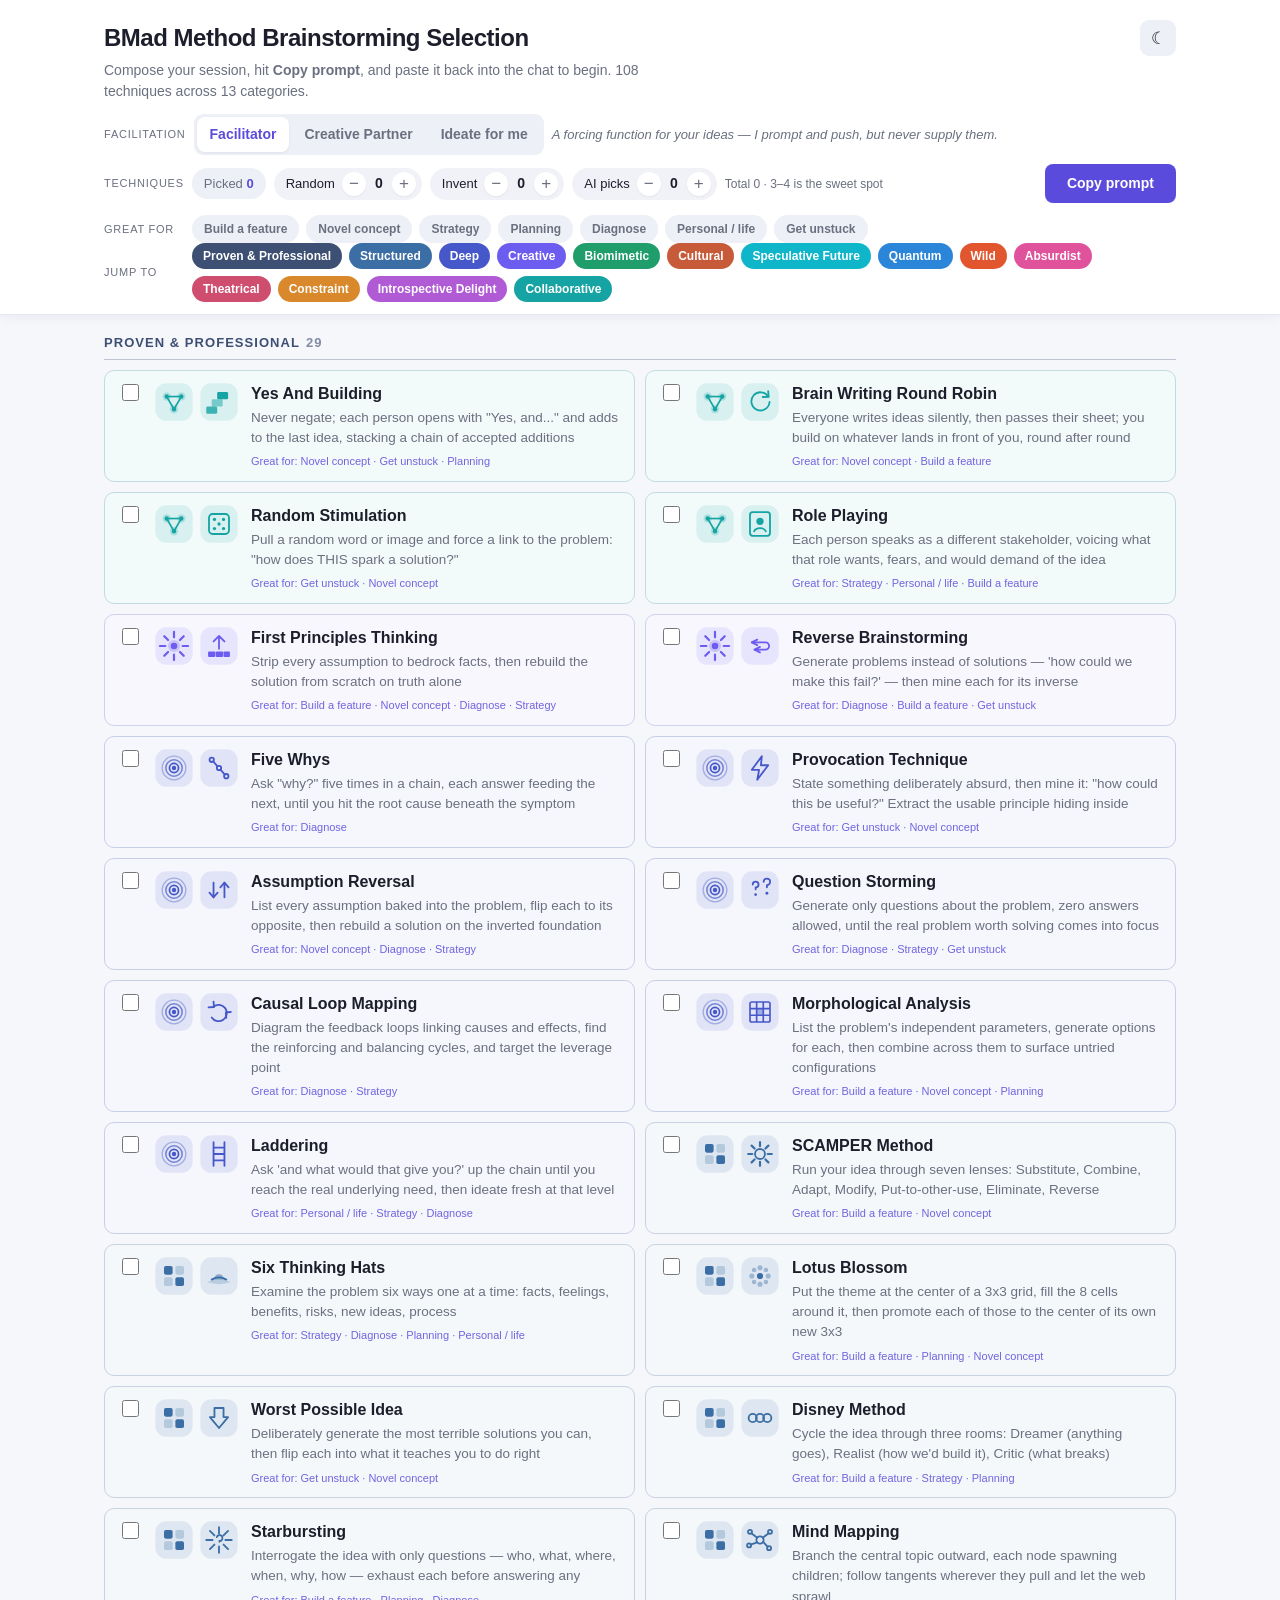
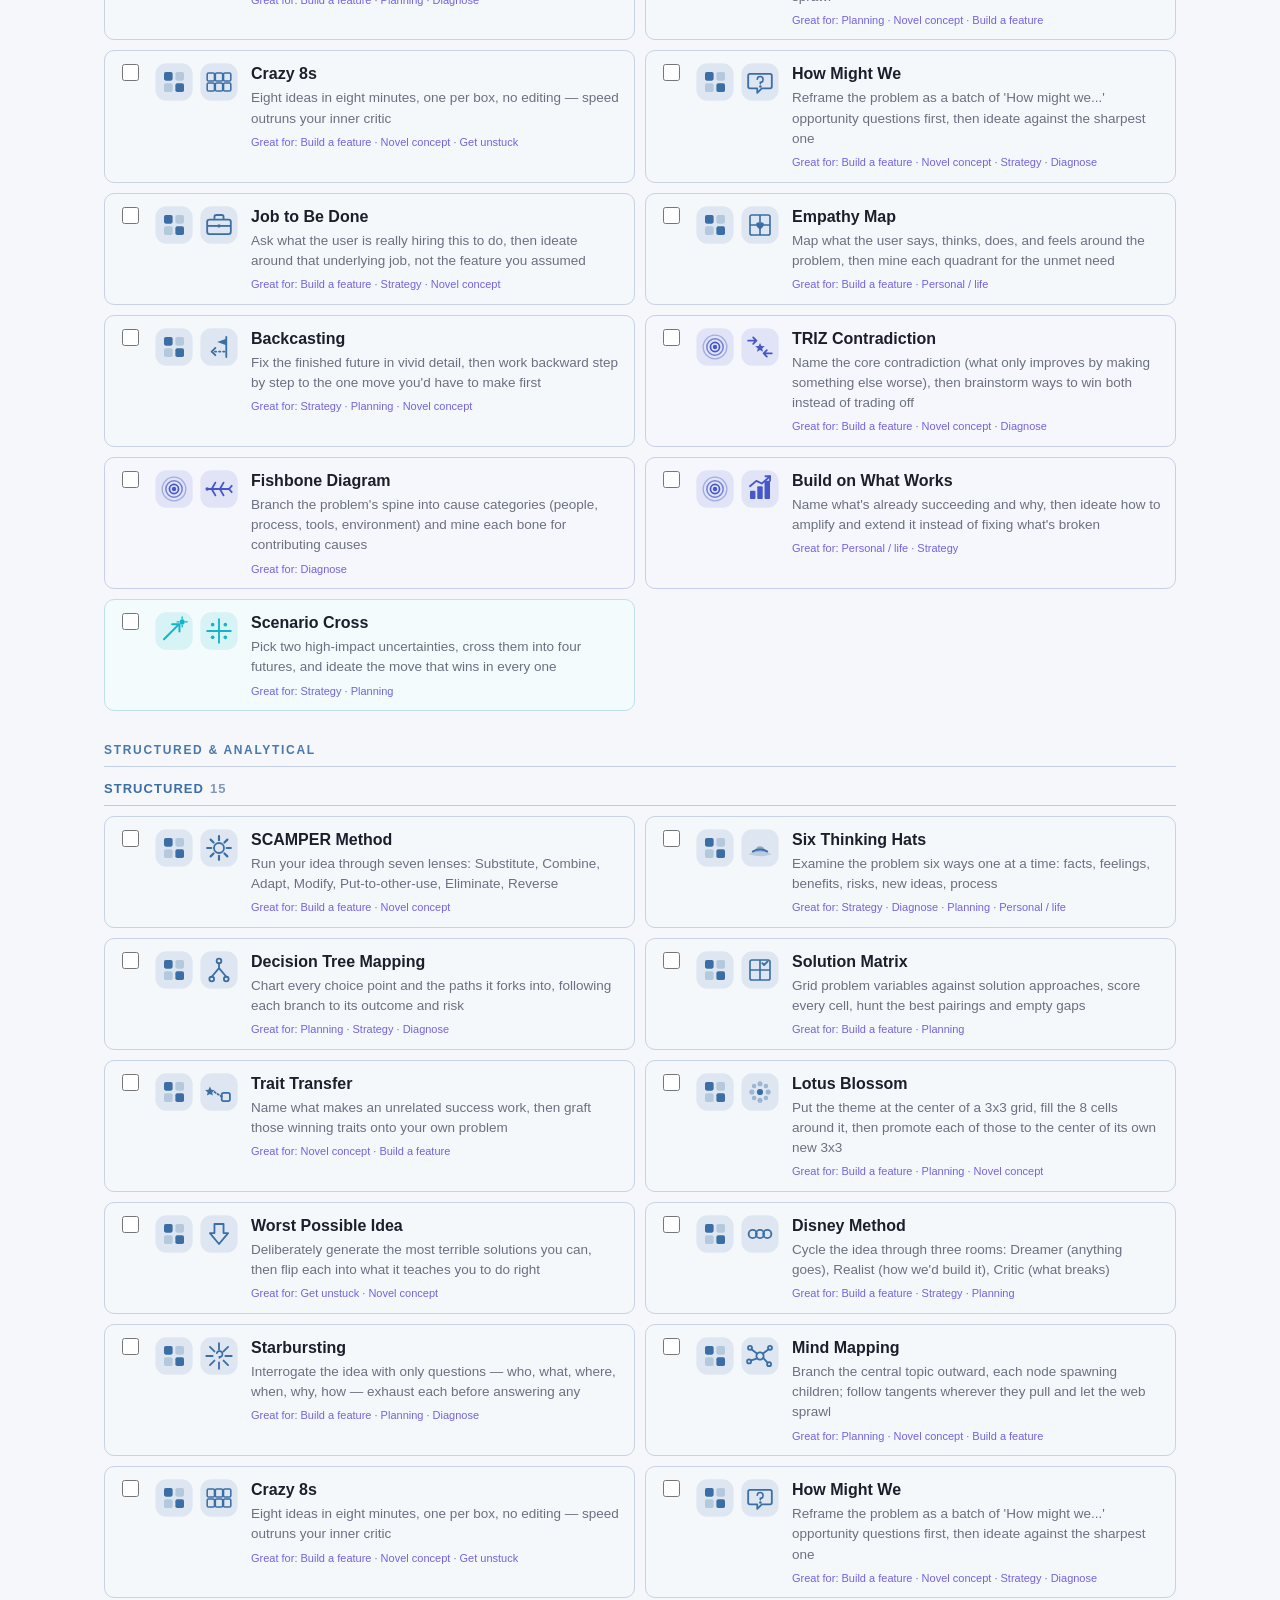
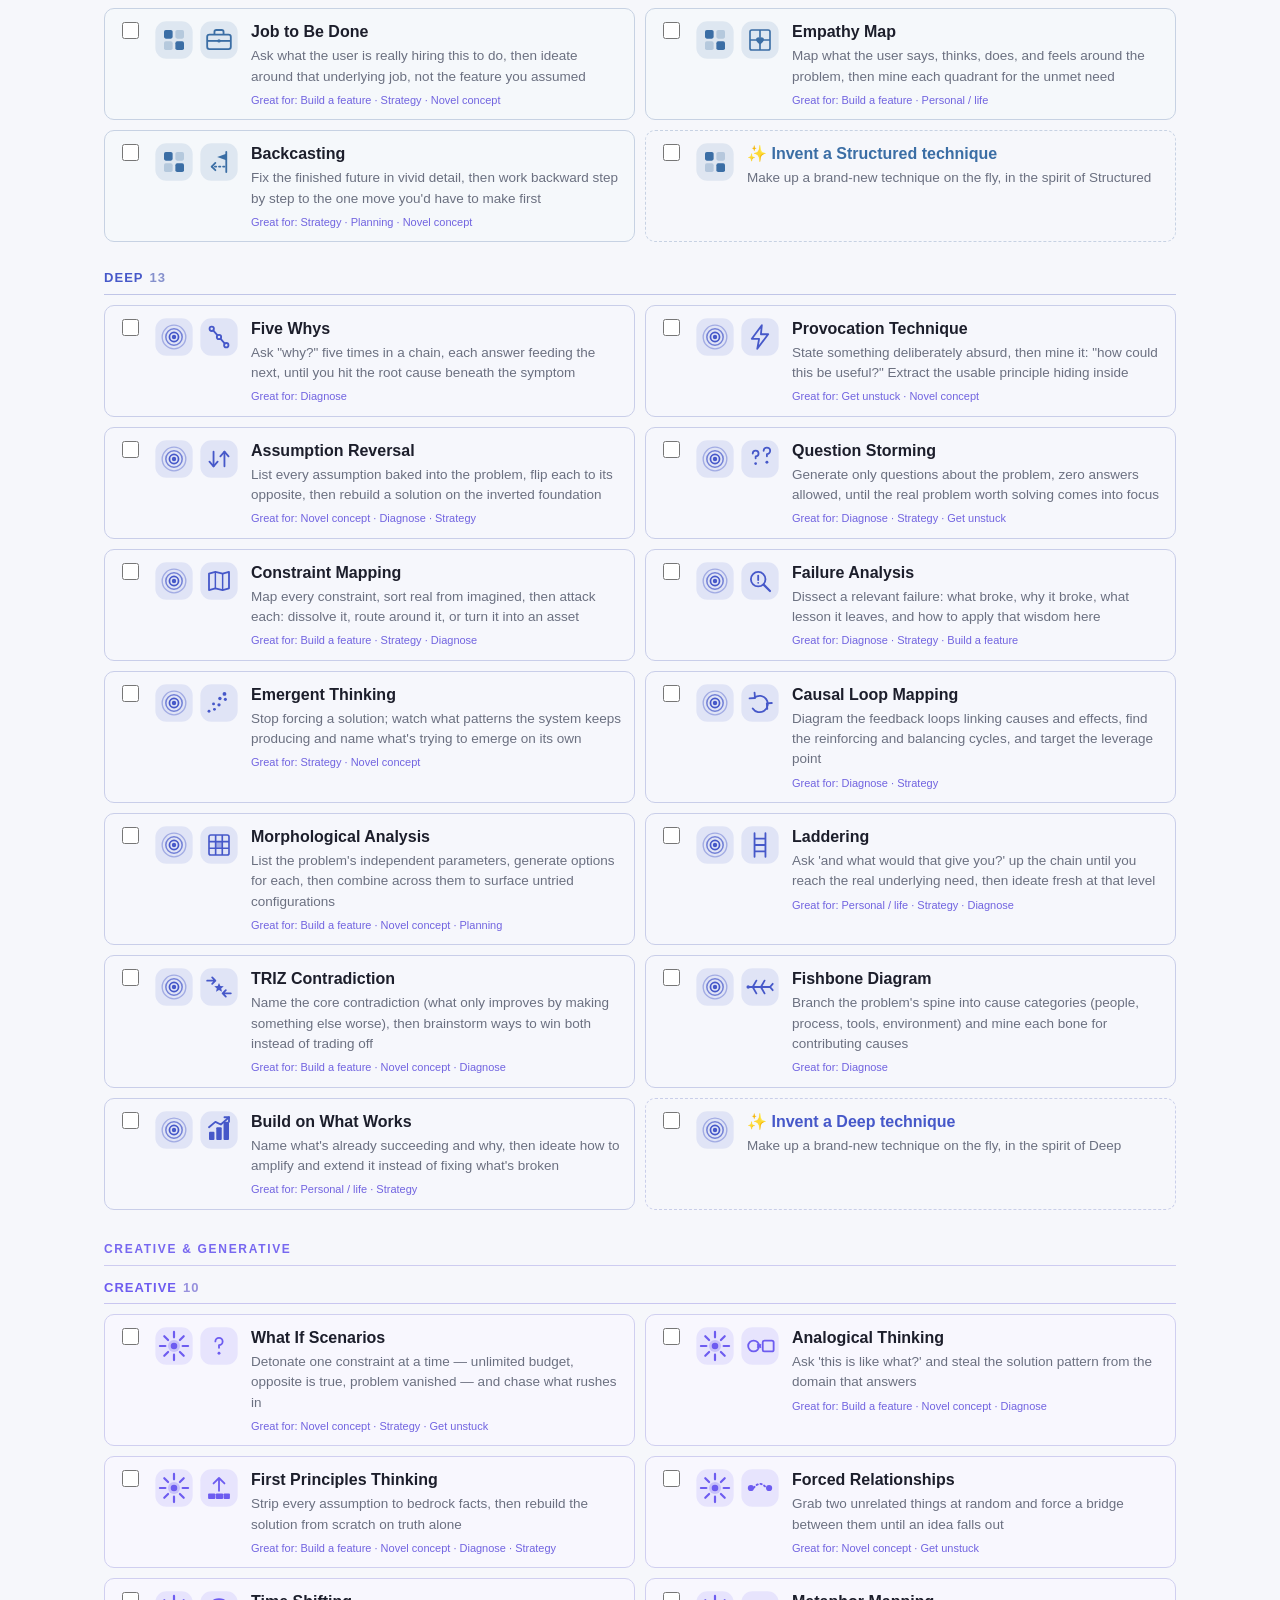
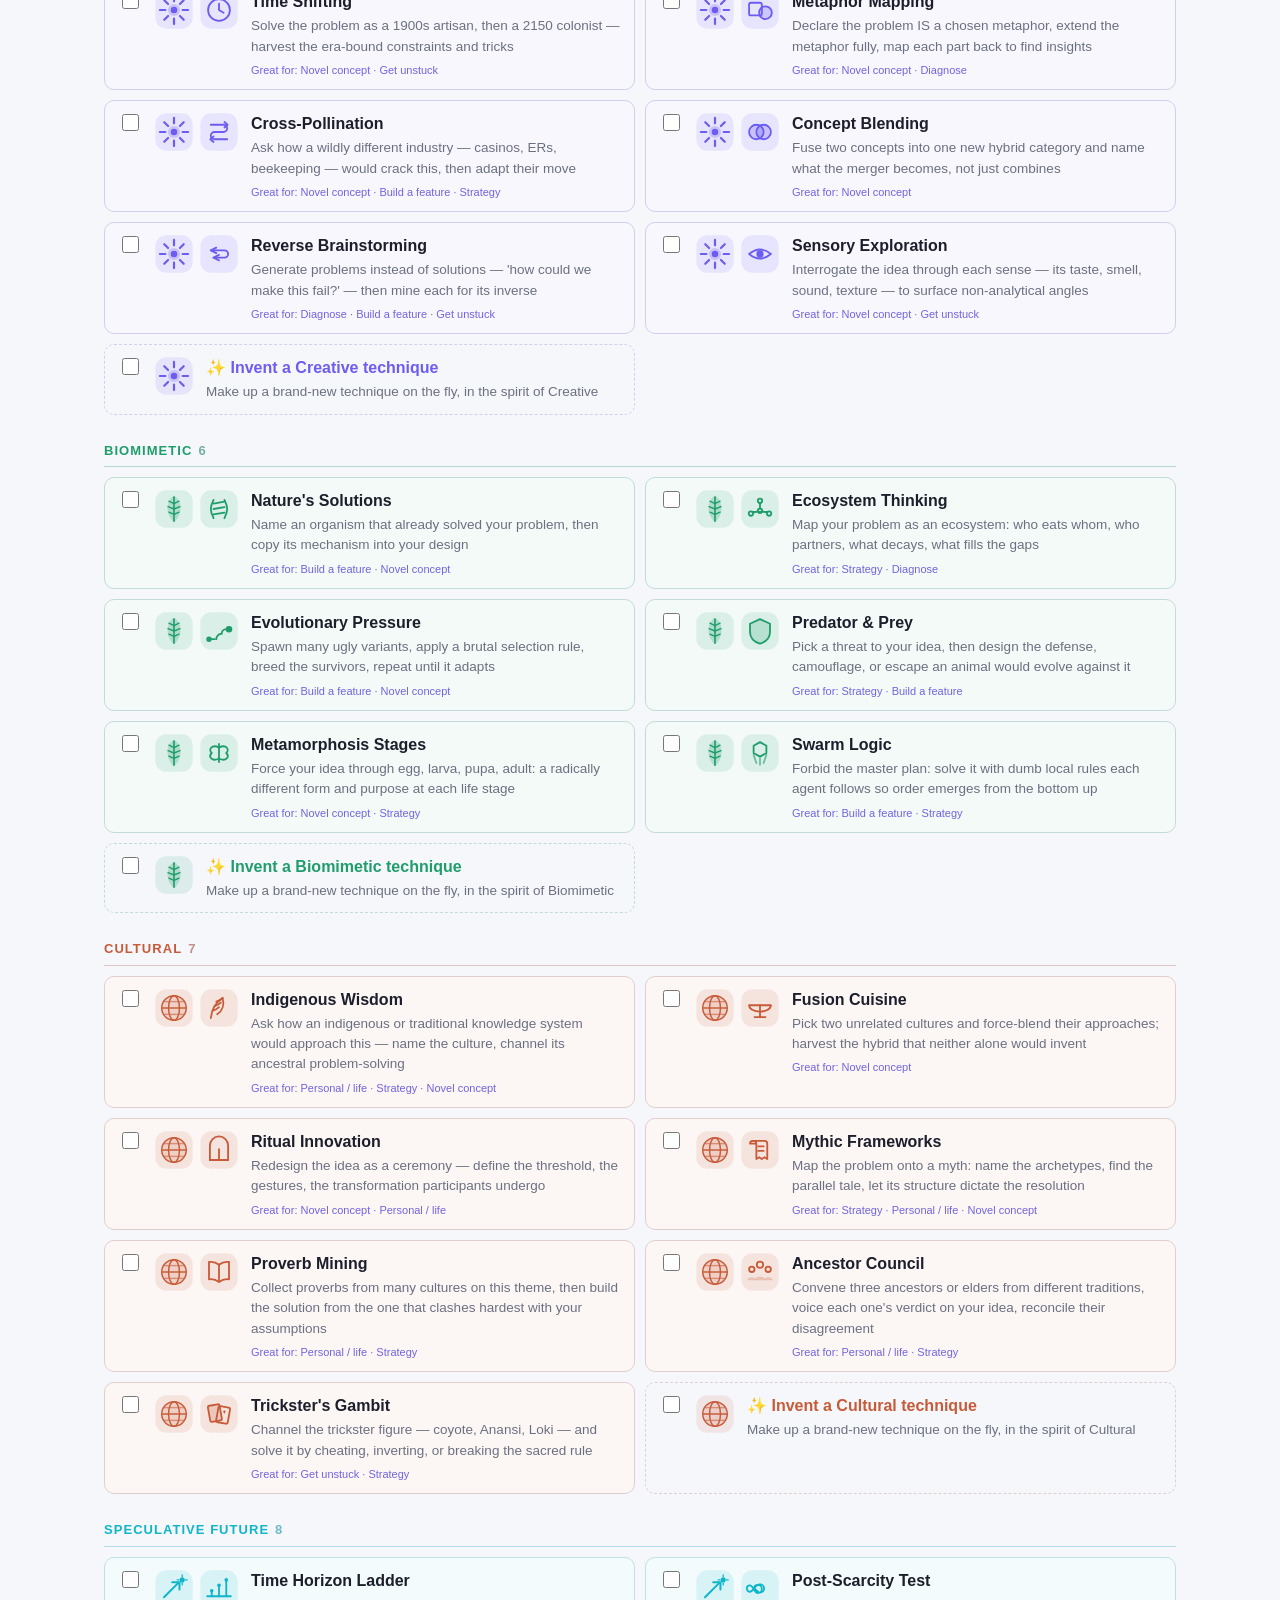
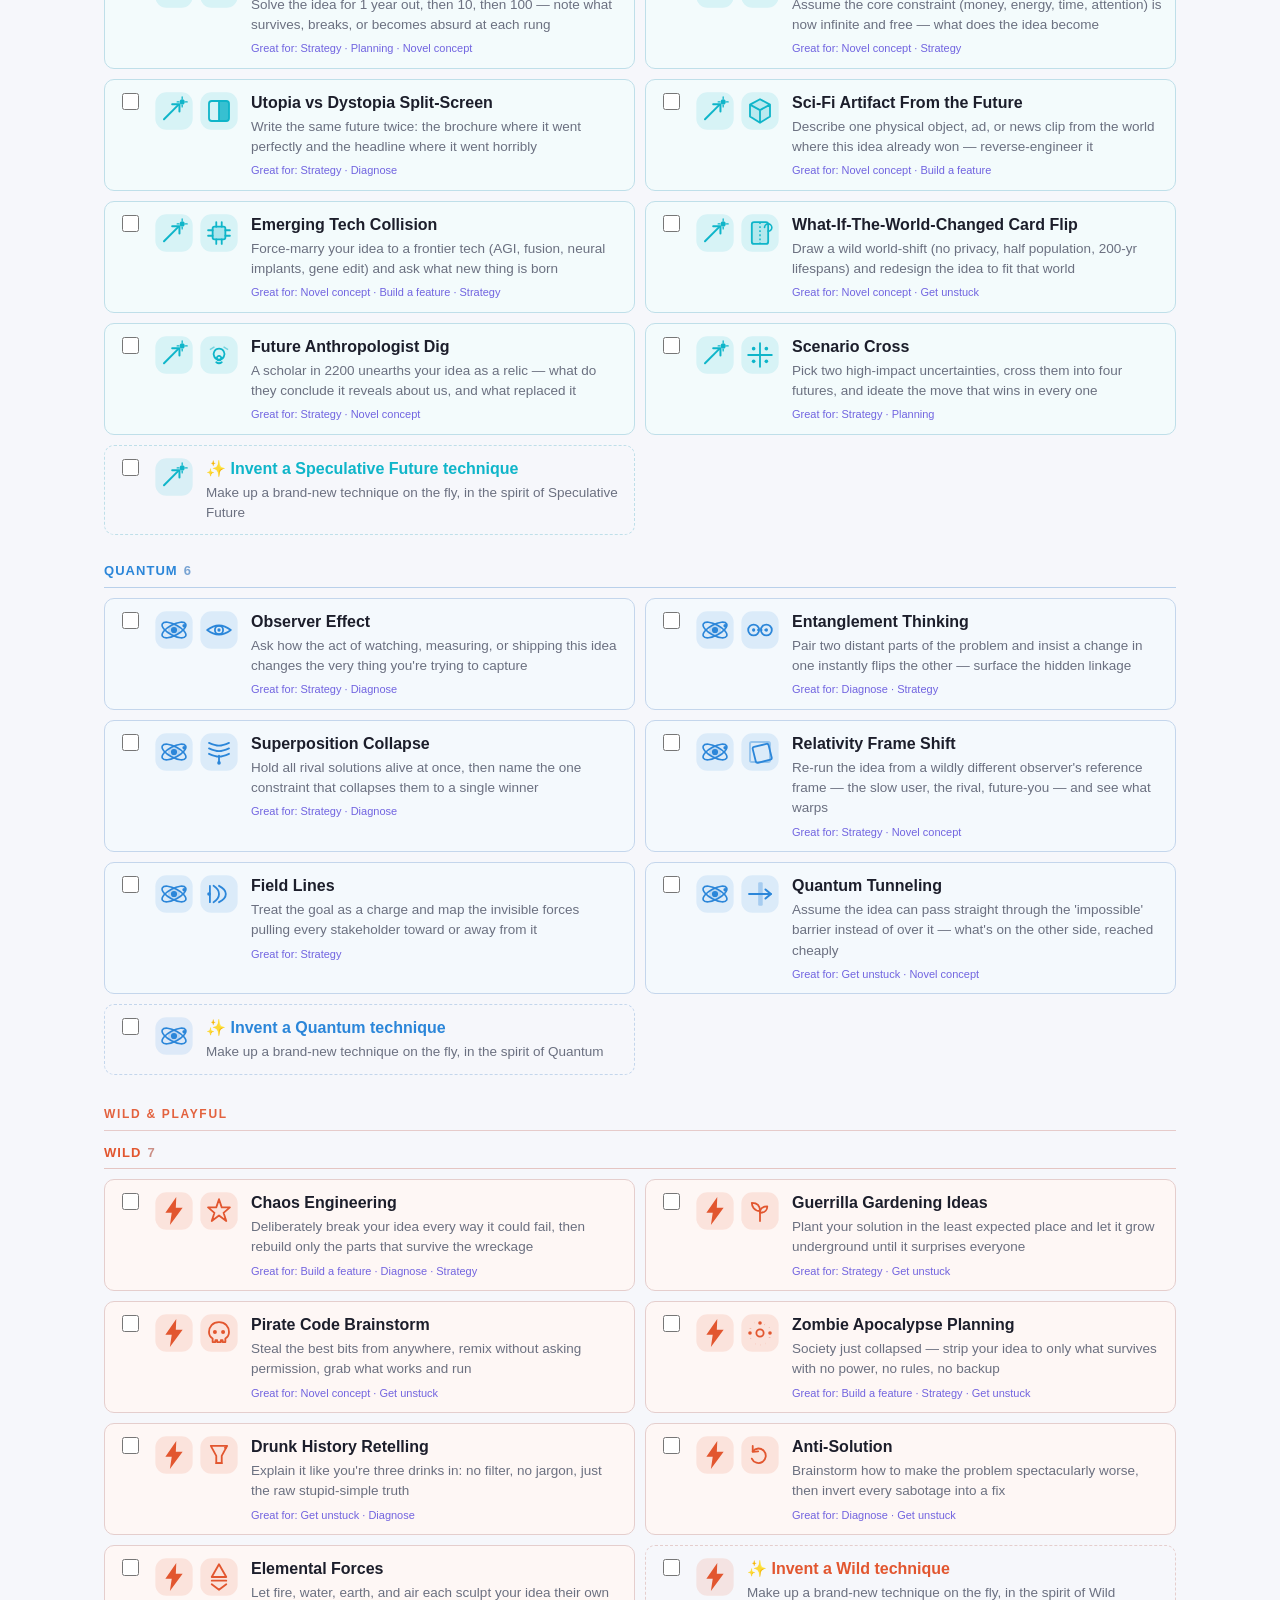
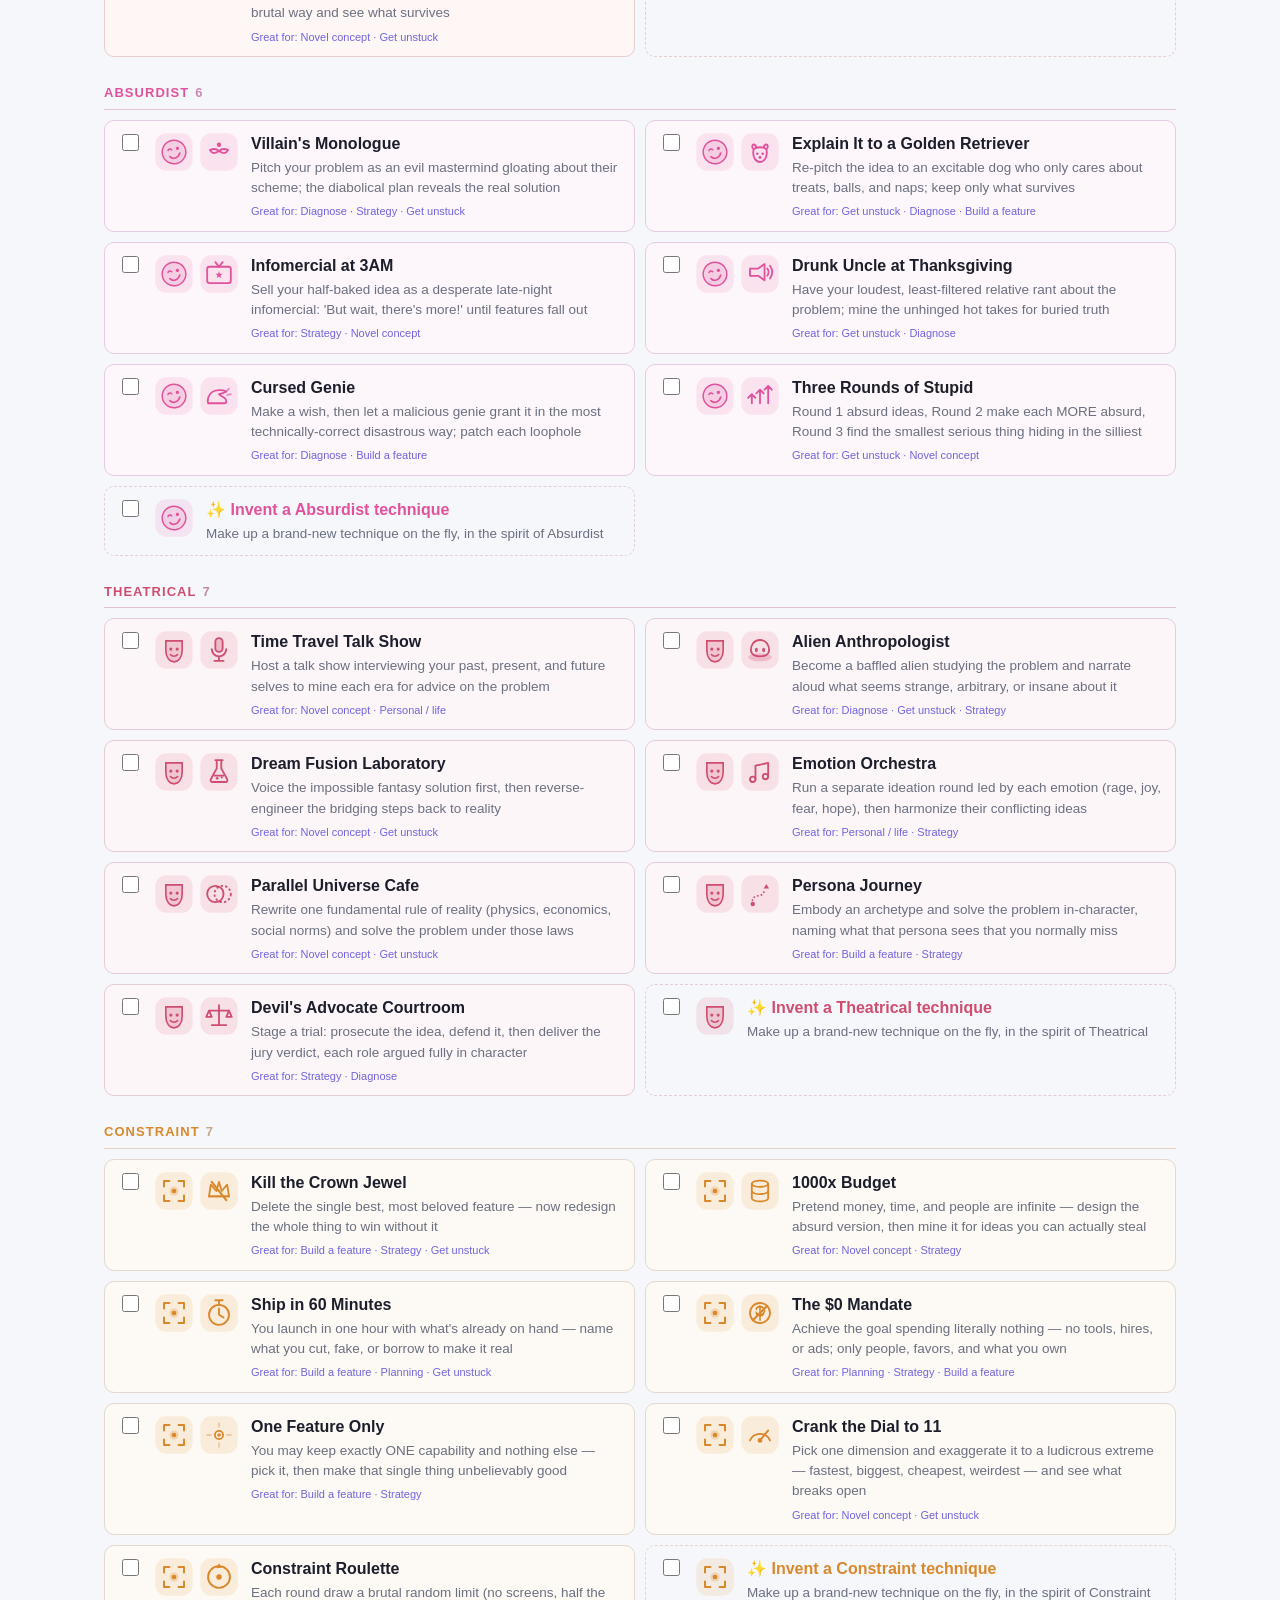
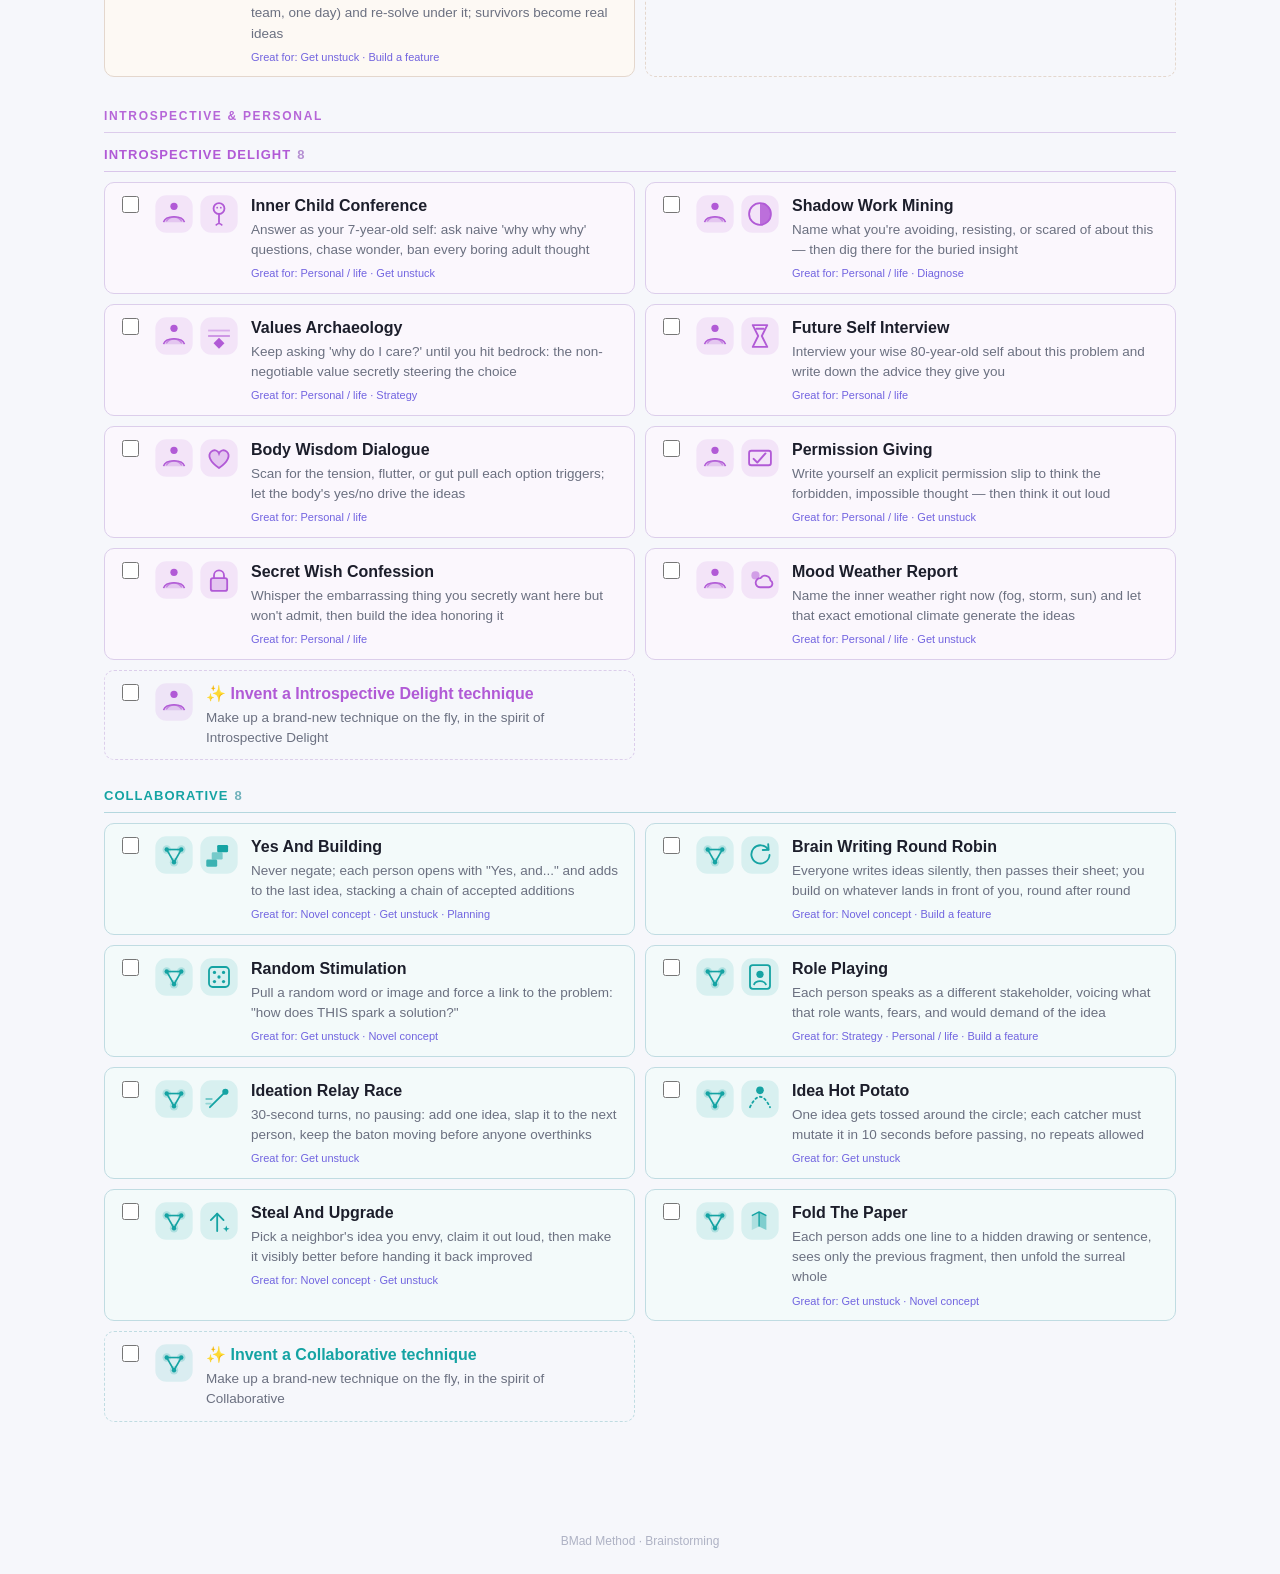
<file: .claude/skills/bmad-brainstorming/assets/brain-selector.html>
<!DOCTYPE html>
<html lang="en">
<head>
<meta charset="utf-8">
<meta name="viewport" content="width=device-width, initial-scale=1">
<title>BMad Method Brainstorming Selection</title>
<script>
/* set the theme before first paint so there's no light-mode flash */
(function(){ try {
  var t = localStorage.getItem('bmad-theme');
  if (!t) { t = (window.matchMedia && window.matchMedia('(prefers-color-scheme: dark)').matches) ? 'dark' : 'light'; }
  document.documentElement.setAttribute('data-theme', t);
} catch(e){} })();
</script>
<style>
  :root {
    --bg:#f6f7fb; --surface:#fff; --ink:#1c1e2b; --muted:#6b7080;
    --accent:#5b4bdc; --accent-ink:#5b4bdc; --warn:#c0561f;
    --line:#e6e8f0; --control:#eef0f7; --control2:#f1f2f8; --raised:#fff;
    --cnt:#b9bdce; --foot:#aeb2c4; --shadow:rgba(20,20,50,.06);
  }
  :root[data-theme="dark"] {
    --bg:#0f1117; --surface:#171a23; --ink:#e7e9f2; --muted:#9aa0b4;
    --accent:#6d5cf0; --accent-ink:#a99bff; --warn:#e08a4a;
    --line:#2a2f3e; --control:#222634; --control2:#1d212d; --raised:#2c3242;
    --cnt:#5a6076; --foot:#5a6076; --shadow:rgba(0,0,0,.45);
  }
  /* lift the category hue toward white on dark surfaces so deep hues stay legible */
  :root[data-theme="dark"] section > h2 { color:color-mix(in srgb, var(--c) 62%, #fff); }
  :root[data-theme="dark"] .tech .ico { color:color-mix(in srgb, var(--c) 68%, #fff); }
  :root[data-theme="dark"] label.tech:has(input:checked) { border-color:color-mix(in srgb, var(--c) 60%, #fff); }
  .titlerow { display:flex; align-items:flex-start; justify-content:space-between; gap:12px; }
  .themebtn { flex:none; width:36px; height:36px; border-radius:9px; background:var(--control); color:var(--ink); font-size:17px; line-height:1; display:inline-flex; align-items:center; justify-content:center; }
  .themebtn:hover { background:var(--raised); }
  * { box-sizing:border-box; }
  body { margin:0; font:16px/1.5 -apple-system,BlinkMacSystemFont,"Segoe UI",Roboto,Helvetica,Arial,sans-serif; background:var(--bg); color:var(--ink); }
  header { position:sticky; top:0; z-index:5; background:var(--surface); padding:20px 0 12px; border-bottom:1px solid var(--line); box-shadow:0 2px 12px var(--shadow); }
  .hwrap { max-width:1120px; margin:0 auto; padding:0 24px; }  /* align header content with the card column on wide screens */
  h1 { margin:0 0 4px; font-size:24px; letter-spacing:-.02em; }
  .sub { margin:0 0 12px; color:var(--muted); font-size:14px; max-width:74ch; }
  button { font:inherit; border:0; border-radius:8px; cursor:pointer; }
  .composer { display:flex; flex-direction:column; gap:9px; margin:6px 0 12px; }
  .grp { display:flex; gap:8px; align-items:center; flex-wrap:wrap; }
  .glabel { font-size:11px; text-transform:uppercase; letter-spacing:.07em; color:var(--muted); min-width:74px; }
  .modes { display:inline-flex; background:var(--control); border-radius:9px; padding:3px; gap:2px; }
  .mode { padding:7px 13px; font-size:14px; font-weight:600; color:var(--muted); background:transparent; }
  .mode.on { background:var(--raised); color:var(--accent-ink); box-shadow:0 1px 3px var(--shadow); }
  .modehint { flex:1 1 240px; min-width:0; font-size:13px; color:var(--muted); font-style:italic; }
  .pill { font-size:13px; color:var(--muted); background:var(--control); padding:6px 12px; border-radius:20px; }
  .pill b { color:var(--accent-ink); }
  .step { display:inline-flex; align-items:center; gap:7px; font-size:13px; color:var(--ink); background:var(--control2); padding:4px 6px 4px 12px; border-radius:20px; }
  .step b { min-width:12px; text-align:center; font-size:14px; color:var(--ink); }
  .step button { width:24px; height:24px; border-radius:50%; background:var(--raised); color:var(--muted); font-size:17px; line-height:22px; text-align:center; box-shadow:0 1px 2px var(--shadow); }
  .step button:hover { color:var(--accent-ink); }
  .total { font-size:12px; color:var(--muted); }
  .total.warn { color:var(--warn); font-weight:600; }
  .bar { display:flex; gap:10px 14px; align-items:center; flex-wrap:wrap; }
  #copy { margin-left:auto; padding:9px 22px; background:var(--accent); color:#fff; font-size:14px; font-weight:700; }
  #copy:hover { filter:brightness(1.07); }
  .chips { flex:1 1 320px; min-width:0; display:flex; gap:7px; flex-wrap:wrap; align-items:center; }
  .chip { font-size:12px; padding:4px 11px; border-radius:16px; border:0; color:#fff; background:var(--cc); font-weight:600; cursor:pointer; }
  .chip:hover { filter:brightness(1.08); }
  .banner { max-height:0; overflow:hidden; transition:max-height .25s ease, padding .22s ease, margin .22s ease; background:linear-gradient(90deg,var(--accent),#8275f2); color:#fff; border-radius:10px; font-weight:700; text-align:center; padding:0 14px; }
  .banner.show { max-height:64px; padding:13px 14px; margin-top:10px; }
  .banner.fail { background:linear-gradient(90deg,var(--warn),#e0894a); }
  main { padding:18px 24px 60px; max-width:1120px; margin:0 auto; }
  section { margin:0 0 26px; }
  section > h2 { font-size:13px; text-transform:uppercase; letter-spacing:.08em; color:var(--c); margin:0 0 10px; border-bottom:1px solid color-mix(in srgb, var(--c) 24%, var(--line)); padding-bottom:6px; }
  section > h2 .cnt { color:color-mix(in srgb, var(--c) 45%, var(--cnt)); margin-left:6px; }
  .grid { display:grid; grid-template-columns:repeat(auto-fill,minmax(360px,1fr)); gap:10px; }
  label.tech { display:flex; gap:12px; align-items:flex-start; background:color-mix(in srgb, var(--c) 5%, var(--surface)); border:1px solid color-mix(in srgb, var(--c) 18%, var(--line)); border-radius:10px; padding:11px 13px; cursor:pointer; transition:border-color .12s, box-shadow .12s, background .12s; }
  label.tech:hover { border-color:color-mix(in srgb, var(--c) 45%, var(--surface)); }
  label.tech input { margin-top:2px; width:17px; height:17px; accent-color:var(--c); flex:none; }
  label.tech:has(input:checked) { border-color:var(--c); background:color-mix(in srgb, var(--c) 12%, var(--surface)); box-shadow:0 0 0 2px color-mix(in srgb, var(--c) 30%, transparent); }
  .tech .ic2 { display:flex; gap:5px; flex:none; }
  .tech .ico { width:40px; height:40px; flex:none; color:var(--c); }
  .tech .n { font-weight:600; display:block; }
  .tech .d { color:var(--muted); font-size:13.5px; display:block; margin-top:2px; }
  .tech .gf { color:var(--accent-ink); font-size:11px; display:block; margin-top:5px; opacity:.85; }
  .grouphdr { margin:30px 0 12px; font-size:12px; text-transform:uppercase; letter-spacing:.14em; font-weight:700; color:var(--c); opacity:.92; border-bottom:1px solid color-mix(in srgb, var(--c) 22%, var(--line)); padding-bottom:7px; }
  main > .grouphdr:first-child { margin-top:2px; }
  :root[data-theme="dark"] .grouphdr { color:color-mix(in srgb, var(--c) 62%, #fff); }
  .goals { display:flex; gap:7px; flex-wrap:wrap; }
  .goal { font-size:12px; padding:5px 12px; border-radius:16px; background:var(--control); color:var(--muted); font-weight:600; }
  .goal:hover { color:var(--ink); }
  .goal.on { background:var(--accent); color:#fff; }
  label.tech.invent { border-style:dashed; background:transparent; }
  label.tech.invent:hover { border-color:var(--c); }
  label.tech.invent .n { color:var(--c); }
  label.tech.hidden { display:none; }
  footer { text-align:center; color:var(--foot); font-size:12px; padding:24px; }
</style>
</head>
<body>
<header>
  <div class="hwrap">
  <div class="titlerow">
    <h1>BMad Method Brainstorming Selection</h1>
    <button id="theme" class="themebtn" type="button" aria-label="Toggle dark mode" title="Toggle dark mode"></button>
  </div>
  <p class="sub">Compose your session, hit <strong>Copy prompt</strong>, and paste it back into the chat to begin. 108 techniques across 13 categories.</p>

  <div class="composer">
    <div class="grp">
      <span class="glabel">Facilitation</span>
      <div class="modes" id="modes">
        <button type="button" class="mode on" data-mode="Facilitator">Facilitator</button>
        <button type="button" class="mode" data-mode="Creative Partner">Creative Partner</button>
        <button type="button" class="mode" data-mode="Ideate for me">Ideate for me</button>
      </div>
      <span class="modehint" id="modehint"></span>
    </div>
    <div class="grp">
      <span class="glabel">Techniques</span>
      <span class="pill">Picked <b id="pickN">0</b></span>
      <span class="step">Random <button type="button" data-step="rand" data-d="-1">&minus;</button><b id="randN">0</b><button type="button" data-step="rand" data-d="1">+</button></span>
      <span class="step">Invent <button type="button" data-step="inv" data-d="-1">&minus;</button><b id="invN">0</b><button type="button" data-step="inv" data-d="1">+</button></span>
      <span class="step">AI picks <button type="button" data-step="ai" data-d="-1">&minus;</button><b id="aiN">0</b><button type="button" data-step="ai" data-d="1">+</button></span>
      <span class="total" id="total">Total 0 &middot; 3&ndash;4 is the sweet spot</span>
      <button id="copy" type="button">Copy prompt</button>
    </div>
  </div>

  <div class="bar"><span class="glabel">Great for</span><div class="goals" id="goals"><button type="button" class="goal" data-goal="feature">Build a feature</button><button type="button" class="goal" data-goal="novel">Novel concept</button><button type="button" class="goal" data-goal="strategy">Strategy</button><button type="button" class="goal" data-goal="planning">Planning</button><button type="button" class="goal" data-goal="diagnosis">Diagnose</button><button type="button" class="goal" data-goal="personal">Personal / life</button><button type="button" class="goal" data-goal="unstuck">Get unstuck</button></div></div>
  <div class="bar">
    <span class="glabel">Jump to</span>
    <div class="chips" id="chips"><button type="button" class="chip" data-cat="Proven &amp; Professional" style="--cc:#3d4f73">Proven &amp; Professional</button><button type="button" class="chip" data-cat="Structured" style="--cc:#3b6ea5">Structured</button><button type="button" class="chip" data-cat="Deep" style="--cc:#4658c9">Deep</button><button type="button" class="chip" data-cat="Creative" style="--cc:#6d5cf0">Creative</button><button type="button" class="chip" data-cat="Biomimetic" style="--cc:#1f9d6b">Biomimetic</button><button type="button" class="chip" data-cat="Cultural" style="--cc:#c75b39">Cultural</button><button type="button" class="chip" data-cat="Speculative Future" style="--cc:#0fb5c9">Speculative Future</button><button type="button" class="chip" data-cat="Quantum" style="--cc:#2b86d9">Quantum</button><button type="button" class="chip" data-cat="Wild" style="--cc:#e2562f">Wild</button><button type="button" class="chip" data-cat="Absurdist" style="--cc:#e0529c">Absurdist</button><button type="button" class="chip" data-cat="Theatrical" style="--cc:#cf4d6f">Theatrical</button><button type="button" class="chip" data-cat="Constraint" style="--cc:#d9882b">Constraint</button><button type="button" class="chip" data-cat="Introspective Delight" style="--cc:#b15ad6">Introspective Delight</button><button type="button" class="chip" data-cat="Collaborative" style="--cc:#15a3a3">Collaborative</button></div>
  </div>

  <div class="banner" id="banner">&#10003; Copied! Now paste it into the chat to start your session.</div>
  </div>
</header>
<main>
<section data-cat="Proven &amp; Professional" style="--c:#3d4f73"><h2>Proven &amp; Professional<span class="cnt">29</span></h2><div class="grid"><label class="tech" style="--c:#15a3a3"><input type="checkbox" data-name="Yes And Building" data-cat="Collaborative" data-desc="Never negate; each person opens with &quot;Yes, and...&quot; and adds to the last idea, stacking a chain of accepted additions" data-good="novel|unstuck|planning" data-prov="classic" data-lead="1"><span class="ic2"><svg class="ico" viewBox="0 0 44 44" xmlns="http://www.w3.org/2000/svg"><rect x="1.5" y="1.5" width="41" height="41" rx="12" fill="currentColor" fill-opacity="0.12"/><g stroke="currentColor" stroke-width="1.8"><line x1="14" y1="16" x2="30" y2="16"/><line x1="14" y1="16" x2="22" y2="30"/><line x1="30" y1="16" x2="22" y2="30"/></g><g fill="currentColor" fill-opacity="0.22"><circle cx="14" cy="16" r="4.6"/><circle cx="30" cy="16" r="4.6"/><circle cx="22" cy="30" r="4.6"/></g><g fill="currentColor"><circle cx="14" cy="16" r="2.4"/><circle cx="30" cy="16" r="2.4"/><circle cx="22" cy="30" r="2.4"/></g></svg><svg class="ico" viewBox="0 0 44 44" xmlns="http://www.w3.org/2000/svg"><rect x="1.5" y="1.5" width="41" height="41" rx="12" fill="currentColor" fill-opacity="0.12"/><g fill="currentColor"><rect x="8" y="27" width="12" height="8" rx="1.5" fill-opacity=".8"/><rect x="14" y="19" width="12" height="8" rx="1.5" fill-opacity=".5"/><rect x="20" y="11" width="12" height="8" rx="1.5"/></g></svg></span><span><span class="n">Yes And Building</span><span class="d">Never negate; each person opens with &quot;Yes, and...&quot; and adds to the last idea, stacking a chain of accepted additions</span><span class="gf">Great for: Novel concept · Get unstuck · Planning</span></span></label><label class="tech" style="--c:#15a3a3"><input type="checkbox" data-name="Brain Writing Round Robin" data-cat="Collaborative" data-desc="Everyone writes ideas silently, then passes their sheet; you build on whatever lands in front of you, round after round" data-good="novel|feature" data-prov="classic" data-lead="1"><span class="ic2"><svg class="ico" viewBox="0 0 44 44" xmlns="http://www.w3.org/2000/svg"><rect x="1.5" y="1.5" width="41" height="41" rx="12" fill="currentColor" fill-opacity="0.12"/><g stroke="currentColor" stroke-width="1.8"><line x1="14" y1="16" x2="30" y2="16"/><line x1="14" y1="16" x2="22" y2="30"/><line x1="30" y1="16" x2="22" y2="30"/></g><g fill="currentColor" fill-opacity="0.22"><circle cx="14" cy="16" r="4.6"/><circle cx="30" cy="16" r="4.6"/><circle cx="22" cy="30" r="4.6"/></g><g fill="currentColor"><circle cx="14" cy="16" r="2.4"/><circle cx="30" cy="16" r="2.4"/><circle cx="22" cy="30" r="2.4"/></g></svg><svg class="ico" viewBox="0 0 44 44" xmlns="http://www.w3.org/2000/svg"><rect x="1.5" y="1.5" width="41" height="41" rx="12" fill="currentColor" fill-opacity="0.12"/><g fill="none" stroke="currentColor" stroke-width="2" stroke-linecap="round" stroke-linejoin="round"><path d="M31 16 A10 10 0 1 0 32.5 22"/><path d="M31 10 L31.5 16.3 L25 16.5"/></g></svg></span><span><span class="n">Brain Writing Round Robin</span><span class="d">Everyone writes ideas silently, then passes their sheet; you build on whatever lands in front of you, round after round</span><span class="gf">Great for: Novel concept · Build a feature</span></span></label><label class="tech" style="--c:#15a3a3"><input type="checkbox" data-name="Random Stimulation" data-cat="Collaborative" data-desc="Pull a random word or image and force a link to the problem: &quot;how does THIS spark a solution?&quot;" data-good="unstuck|novel" data-prov="classic" data-lead="1"><span class="ic2"><svg class="ico" viewBox="0 0 44 44" xmlns="http://www.w3.org/2000/svg"><rect x="1.5" y="1.5" width="41" height="41" rx="12" fill="currentColor" fill-opacity="0.12"/><g stroke="currentColor" stroke-width="1.8"><line x1="14" y1="16" x2="30" y2="16"/><line x1="14" y1="16" x2="22" y2="30"/><line x1="30" y1="16" x2="22" y2="30"/></g><g fill="currentColor" fill-opacity="0.22"><circle cx="14" cy="16" r="4.6"/><circle cx="30" cy="16" r="4.6"/><circle cx="22" cy="30" r="4.6"/></g><g fill="currentColor"><circle cx="14" cy="16" r="2.4"/><circle cx="30" cy="16" r="2.4"/><circle cx="22" cy="30" r="2.4"/></g></svg><svg class="ico" viewBox="0 0 44 44" xmlns="http://www.w3.org/2000/svg"><rect x="1.5" y="1.5" width="41" height="41" rx="12" fill="currentColor" fill-opacity="0.12"/><rect x="11" y="11" width="22" height="22" rx="4" fill="none" stroke="currentColor" stroke-width="2"/><g fill="currentColor"><circle cx="17" cy="17" r="1.8"/><circle cx="27" cy="17" r="1.8"/><circle cx="22" cy="22" r="1.8"/><circle cx="17" cy="27" r="1.8"/><circle cx="27" cy="27" r="1.8"/></g></svg></span><span><span class="n">Random Stimulation</span><span class="d">Pull a random word or image and force a link to the problem: &quot;how does THIS spark a solution?&quot;</span><span class="gf">Great for: Get unstuck · Novel concept</span></span></label><label class="tech" style="--c:#15a3a3"><input type="checkbox" data-name="Role Playing" data-cat="Collaborative" data-desc="Each person speaks as a different stakeholder, voicing what that role wants, fears, and would demand of the idea" data-good="strategy|personal|feature" data-prov="classic" data-lead="1"><span class="ic2"><svg class="ico" viewBox="0 0 44 44" xmlns="http://www.w3.org/2000/svg"><rect x="1.5" y="1.5" width="41" height="41" rx="12" fill="currentColor" fill-opacity="0.12"/><g stroke="currentColor" stroke-width="1.8"><line x1="14" y1="16" x2="30" y2="16"/><line x1="14" y1="16" x2="22" y2="30"/><line x1="30" y1="16" x2="22" y2="30"/></g><g fill="currentColor" fill-opacity="0.22"><circle cx="14" cy="16" r="4.6"/><circle cx="30" cy="16" r="4.6"/><circle cx="22" cy="30" r="4.6"/></g><g fill="currentColor"><circle cx="14" cy="16" r="2.4"/><circle cx="30" cy="16" r="2.4"/><circle cx="22" cy="30" r="2.4"/></g></svg><svg class="ico" viewBox="0 0 44 44" xmlns="http://www.w3.org/2000/svg"><rect x="1.5" y="1.5" width="41" height="41" rx="12" fill="currentColor" fill-opacity="0.12"/><rect x="11" y="9" width="22" height="26" rx="3" fill="none" stroke="currentColor" stroke-width="2"/><circle cx="22" cy="19" r="4" fill="currentColor"/><path d="M15.5 30 c2 -4.5 11 -4.5 13 0" fill="none" stroke="currentColor" stroke-width="2" stroke-linecap="round"/></svg></span><span><span class="n">Role Playing</span><span class="d">Each person speaks as a different stakeholder, voicing what that role wants, fears, and would demand of the idea</span><span class="gf">Great for: Strategy · Personal / life · Build a feature</span></span></label><label class="tech" style="--c:#6d5cf0"><input type="checkbox" data-name="First Principles Thinking" data-cat="Creative" data-desc="Strip every assumption to bedrock facts, then rebuild the solution from scratch on truth alone" data-good="feature|novel|diagnosis|strategy" data-prov="classic" data-lead="1"><span class="ic2"><svg class="ico" viewBox="0 0 44 44" xmlns="http://www.w3.org/2000/svg"><rect x="1.5" y="1.5" width="41" height="41" rx="12" fill="currentColor" fill-opacity="0.12"/><g stroke="currentColor" stroke-width="2.4" stroke-linecap="round"><line x1="22" y1="6.5" x2="22" y2="12.5"/><line x1="22" y1="31.5" x2="22" y2="37.5"/><line x1="6.5" y1="22" x2="12.5" y2="22"/><line x1="31.5" y1="22" x2="37.5" y2="22"/><line x1="11.3" y1="11.3" x2="15.5" y2="15.5"/><line x1="28.5" y1="28.5" x2="32.7" y2="32.7"/><line x1="32.7" y1="11.3" x2="28.5" y2="15.5"/><line x1="15.5" y1="28.5" x2="11.3" y2="32.7"/></g><circle cx="22" cy="22" r="6.6" fill="currentColor" fill-opacity="0.25"/><circle cx="22" cy="22" r="3.6" fill="currentColor"/></svg><svg class="ico" viewBox="0 0 44 44" xmlns="http://www.w3.org/2000/svg"><rect x="1.5" y="1.5" width="41" height="41" rx="12" fill="currentColor" fill-opacity="0.12"/><g fill="currentColor"><rect x="10" y="28" width="8" height="6" rx="1"/><rect x="18.5" y="28" width="8" height="6" rx="1"/><rect x="27" y="28" width="7" height="6" rx="1"/></g><path d="M22 25 L22 11 M16 17 L22 11 L28 17" fill="none" stroke="currentColor" stroke-width="2" stroke-linecap="round" stroke-linejoin="round"/></svg></span><span><span class="n">First Principles Thinking</span><span class="d">Strip every assumption to bedrock facts, then rebuild the solution from scratch on truth alone</span><span class="gf">Great for: Build a feature · Novel concept · Diagnose · Strategy</span></span></label><label class="tech" style="--c:#6d5cf0"><input type="checkbox" data-name="Reverse Brainstorming" data-cat="Creative" data-desc="Generate problems instead of solutions — &#x27;how could we make this fail?&#x27; — then mine each for its inverse" data-good="diagnosis|feature|unstuck" data-prov="classic" data-lead="1"><span class="ic2"><svg class="ico" viewBox="0 0 44 44" xmlns="http://www.w3.org/2000/svg"><rect x="1.5" y="1.5" width="41" height="41" rx="12" fill="currentColor" fill-opacity="0.12"/><g stroke="currentColor" stroke-width="2.4" stroke-linecap="round"><line x1="22" y1="6.5" x2="22" y2="12.5"/><line x1="22" y1="31.5" x2="22" y2="37.5"/><line x1="6.5" y1="22" x2="12.5" y2="22"/><line x1="31.5" y1="22" x2="37.5" y2="22"/><line x1="11.3" y1="11.3" x2="15.5" y2="15.5"/><line x1="28.5" y1="28.5" x2="32.7" y2="32.7"/><line x1="32.7" y1="11.3" x2="28.5" y2="15.5"/><line x1="15.5" y1="28.5" x2="11.3" y2="32.7"/></g><circle cx="22" cy="22" r="6.6" fill="currentColor" fill-opacity="0.25"/><circle cx="22" cy="22" r="3.6" fill="currentColor"/></svg><svg class="ico" viewBox="0 0 44 44" xmlns="http://www.w3.org/2000/svg"><rect x="1.5" y="1.5" width="41" height="41" rx="12" fill="currentColor" fill-opacity="0.12"/><g fill="none" stroke="currentColor" stroke-width="2" stroke-linecap="round" stroke-linejoin="round"><path d="M13 18 H28 a4 4 0 0 1 0 8 H16"/><path d="M19 15 L13 18 L19 21 M22 23 L16 26 L22 29"/></g></svg></span><span><span class="n">Reverse Brainstorming</span><span class="d">Generate problems instead of solutions — &#x27;how could we make this fail?&#x27; — then mine each for its inverse</span><span class="gf">Great for: Diagnose · Build a feature · Get unstuck</span></span></label><label class="tech" style="--c:#4658c9"><input type="checkbox" data-name="Five Whys" data-cat="Deep" data-desc="Ask &quot;why?&quot; five times in a chain, each answer feeding the next, until you hit the root cause beneath the symptom" data-good="diagnosis" data-prov="classic" data-lead="1"><span class="ic2"><svg class="ico" viewBox="0 0 44 44" xmlns="http://www.w3.org/2000/svg"><rect x="1.5" y="1.5" width="41" height="41" rx="12" fill="currentColor" fill-opacity="0.12"/><g fill="none" stroke="currentColor"><circle cx="22" cy="22" r="13" stroke-width="1.5" stroke-opacity="0.4"/><circle cx="22" cy="22" r="9" stroke-width="1.7" stroke-opacity="0.7"/><circle cx="22" cy="22" r="5" stroke-width="1.9"/></g><circle cx="22" cy="22" r="2.4" fill="currentColor"/></svg><svg class="ico" viewBox="0 0 44 44" xmlns="http://www.w3.org/2000/svg"><rect x="1.5" y="1.5" width="41" height="41" rx="12" fill="currentColor" fill-opacity="0.12"/><g fill="none" stroke="currentColor" stroke-width="2" stroke-linecap="round" stroke-linejoin="round"><circle cx="14" cy="13" r="2.4"/><circle cx="22" cy="22" r="2.4"/><circle cx="30" cy="31" r="2.4"/><path d="M15.6 14.8 L20.4 20.2 M23.6 23.8 L28.4 29.2"/></g></svg></span><span><span class="n">Five Whys</span><span class="d">Ask &quot;why?&quot; five times in a chain, each answer feeding the next, until you hit the root cause beneath the symptom</span><span class="gf">Great for: Diagnose</span></span></label><label class="tech" style="--c:#4658c9"><input type="checkbox" data-name="Provocation Technique" data-cat="Deep" data-desc="State something deliberately absurd, then mine it: &quot;how could this be useful?&quot; Extract the usable principle hiding inside" data-good="unstuck|novel" data-prov="classic" data-lead="1"><span class="ic2"><svg class="ico" viewBox="0 0 44 44" xmlns="http://www.w3.org/2000/svg"><rect x="1.5" y="1.5" width="41" height="41" rx="12" fill="currentColor" fill-opacity="0.12"/><g fill="none" stroke="currentColor"><circle cx="22" cy="22" r="13" stroke-width="1.5" stroke-opacity="0.4"/><circle cx="22" cy="22" r="9" stroke-width="1.7" stroke-opacity="0.7"/><circle cx="22" cy="22" r="5" stroke-width="1.9"/></g><circle cx="22" cy="22" r="2.4" fill="currentColor"/></svg><svg class="ico" viewBox="0 0 44 44" xmlns="http://www.w3.org/2000/svg"><rect x="1.5" y="1.5" width="41" height="41" rx="12" fill="currentColor" fill-opacity="0.12"/><g fill="none" stroke="currentColor" stroke-width="2" stroke-linecap="round" stroke-linejoin="round"><path d="M24 9 L13 24 H21 L19 35 L31 19 H23 Z"/></g></svg></span><span><span class="n">Provocation Technique</span><span class="d">State something deliberately absurd, then mine it: &quot;how could this be useful?&quot; Extract the usable principle hiding inside</span><span class="gf">Great for: Get unstuck · Novel concept</span></span></label><label class="tech" style="--c:#4658c9"><input type="checkbox" data-name="Assumption Reversal" data-cat="Deep" data-desc="List every assumption baked into the problem, flip each to its opposite, then rebuild a solution on the inverted foundation" data-good="novel|diagnosis|strategy" data-prov="classic" data-lead="1"><span class="ic2"><svg class="ico" viewBox="0 0 44 44" xmlns="http://www.w3.org/2000/svg"><rect x="1.5" y="1.5" width="41" height="41" rx="12" fill="currentColor" fill-opacity="0.12"/><g fill="none" stroke="currentColor"><circle cx="22" cy="22" r="13" stroke-width="1.5" stroke-opacity="0.4"/><circle cx="22" cy="22" r="9" stroke-width="1.7" stroke-opacity="0.7"/><circle cx="22" cy="22" r="5" stroke-width="1.9"/></g><circle cx="22" cy="22" r="2.4" fill="currentColor"/></svg><svg class="ico" viewBox="0 0 44 44" xmlns="http://www.w3.org/2000/svg"><rect x="1.5" y="1.5" width="41" height="41" rx="12" fill="currentColor" fill-opacity="0.12"/><g fill="none" stroke="currentColor" stroke-width="2" stroke-linecap="round" stroke-linejoin="round"><path d="M16 14 V30"/><path d="M11.5 25 L16 30 L20.5 25"/><path d="M28 30 V14"/><path d="M23.5 19 L28 14 L32.5 19"/></g></svg></span><span><span class="n">Assumption Reversal</span><span class="d">List every assumption baked into the problem, flip each to its opposite, then rebuild a solution on the inverted foundation</span><span class="gf">Great for: Novel concept · Diagnose · Strategy</span></span></label><label class="tech" style="--c:#4658c9"><input type="checkbox" data-name="Question Storming" data-cat="Deep" data-desc="Generate only questions about the problem, zero answers allowed, until the real problem worth solving comes into focus" data-good="diagnosis|strategy|unstuck" data-prov="classic" data-lead="1"><span class="ic2"><svg class="ico" viewBox="0 0 44 44" xmlns="http://www.w3.org/2000/svg"><rect x="1.5" y="1.5" width="41" height="41" rx="12" fill="currentColor" fill-opacity="0.12"/><g fill="none" stroke="currentColor"><circle cx="22" cy="22" r="13" stroke-width="1.5" stroke-opacity="0.4"/><circle cx="22" cy="22" r="9" stroke-width="1.7" stroke-opacity="0.7"/><circle cx="22" cy="22" r="5" stroke-width="1.9"/></g><circle cx="22" cy="22" r="2.4" fill="currentColor"/></svg><svg class="ico" viewBox="0 0 44 44" xmlns="http://www.w3.org/2000/svg"><rect x="1.5" y="1.5" width="41" height="41" rx="12" fill="currentColor" fill-opacity="0.12"/><g fill="none" stroke="currentColor" stroke-width="2" stroke-linecap="round" stroke-linejoin="round"><path d="M14 16 a3.2 3.2 0 1 1 3.2 3.2 v2"/><path d="M26 13 a3.6 3.6 0 1 1 3.6 3.6 v2.4"/></g><circle cx="17.2" cy="27" r="1.5" fill="currentColor"/><circle cx="29.6" cy="25.6" r="1.6" fill="currentColor"/></svg></span><span><span class="n">Question Storming</span><span class="d">Generate only questions about the problem, zero answers allowed, until the real problem worth solving comes into focus</span><span class="gf">Great for: Diagnose · Strategy · Get unstuck</span></span></label><label class="tech" style="--c:#4658c9"><input type="checkbox" data-name="Causal Loop Mapping" data-cat="Deep" data-desc="Diagram the feedback loops linking causes and effects, find the reinforcing and balancing cycles, and target the leverage point" data-good="diagnosis|strategy" data-prov="classic" data-lead="1"><span class="ic2"><svg class="ico" viewBox="0 0 44 44" xmlns="http://www.w3.org/2000/svg"><rect x="1.5" y="1.5" width="41" height="41" rx="12" fill="currentColor" fill-opacity="0.12"/><g fill="none" stroke="currentColor"><circle cx="22" cy="22" r="13" stroke-width="1.5" stroke-opacity="0.4"/><circle cx="22" cy="22" r="9" stroke-width="1.7" stroke-opacity="0.7"/><circle cx="22" cy="22" r="5" stroke-width="1.9"/></g><circle cx="22" cy="22" r="2.4" fill="currentColor"/></svg><svg class="ico" viewBox="0 0 44 44" xmlns="http://www.w3.org/2000/svg"><rect x="1.5" y="1.5" width="41" height="41" rx="12" fill="currentColor" fill-opacity="0.12"/><g fill="none" stroke="currentColor" stroke-width="2" stroke-linecap="round" stroke-linejoin="round"><path d="M16 16 a9 9 0 1 1 -2 12"/><path d="M16 10.5 L16.5 16.5 L10.5 17"/><path d="M30 28.5 L29.5 22.5 L35 22"/></g></svg></span><span><span class="n">Causal Loop Mapping</span><span class="d">Diagram the feedback loops linking causes and effects, find the reinforcing and balancing cycles, and target the leverage point</span><span class="gf">Great for: Diagnose · Strategy</span></span></label><label class="tech" style="--c:#4658c9"><input type="checkbox" data-name="Morphological Analysis" data-cat="Deep" data-desc="List the problem&#x27;s independent parameters, generate options for each, then combine across them to surface untried configurations" data-good="feature|novel|planning" data-prov="classic" data-lead="1"><span class="ic2"><svg class="ico" viewBox="0 0 44 44" xmlns="http://www.w3.org/2000/svg"><rect x="1.5" y="1.5" width="41" height="41" rx="12" fill="currentColor" fill-opacity="0.12"/><g fill="none" stroke="currentColor"><circle cx="22" cy="22" r="13" stroke-width="1.5" stroke-opacity="0.4"/><circle cx="22" cy="22" r="9" stroke-width="1.7" stroke-opacity="0.7"/><circle cx="22" cy="22" r="5" stroke-width="1.9"/></g><circle cx="22" cy="22" r="2.4" fill="currentColor"/></svg><svg class="ico" viewBox="0 0 44 44" xmlns="http://www.w3.org/2000/svg"><rect x="1.5" y="1.5" width="41" height="41" rx="12" fill="currentColor" fill-opacity="0.12"/><g fill="none" stroke="currentColor" stroke-width="1.8"><rect x="11" y="11" width="22" height="22" rx="2"/><path d="M11 18.3 H33 M11 25.6 H33 M18.3 11 V33 M25.6 11 V33"/></g><rect x="18.5" y="18.5" width="7" height="7" fill="currentColor" fill-opacity=".4"/></svg></span><span><span class="n">Morphological Analysis</span><span class="d">List the problem&#x27;s independent parameters, generate options for each, then combine across them to surface untried configurations</span><span class="gf">Great for: Build a feature · Novel concept · Planning</span></span></label><label class="tech" style="--c:#4658c9"><input type="checkbox" data-name="Laddering" data-cat="Deep" data-desc="Ask &#x27;and what would that give you?&#x27; up the chain until you reach the real underlying need, then ideate fresh at that level" data-good="personal|strategy|diagnosis" data-prov="classic" data-lead="1"><span class="ic2"><svg class="ico" viewBox="0 0 44 44" xmlns="http://www.w3.org/2000/svg"><rect x="1.5" y="1.5" width="41" height="41" rx="12" fill="currentColor" fill-opacity="0.12"/><g fill="none" stroke="currentColor"><circle cx="22" cy="22" r="13" stroke-width="1.5" stroke-opacity="0.4"/><circle cx="22" cy="22" r="9" stroke-width="1.7" stroke-opacity="0.7"/><circle cx="22" cy="22" r="5" stroke-width="1.9"/></g><circle cx="22" cy="22" r="2.4" fill="currentColor"/></svg><svg class="ico" viewBox="0 0 44 44" xmlns="http://www.w3.org/2000/svg"><rect x="1.5" y="1.5" width="41" height="41" rx="12" fill="currentColor" fill-opacity="0.12"/><g fill="none" stroke="currentColor" stroke-width="2" stroke-linecap="round" stroke-linejoin="round"><path d="M16 9 V35 M28 9 V35 M16 15 H28 M16 22 H28 M16 29 H28"/></g></svg></span><span><span class="n">Laddering</span><span class="d">Ask &#x27;and what would that give you?&#x27; up the chain until you reach the real underlying need, then ideate fresh at that level</span><span class="gf">Great for: Personal / life · Strategy · Diagnose</span></span></label><label class="tech" style="--c:#3b6ea5"><input type="checkbox" data-name="SCAMPER Method" data-cat="Structured" data-desc="Run your idea through seven lenses: Substitute, Combine, Adapt, Modify, Put-to-other-use, Eliminate, Reverse" data-good="feature|novel" data-prov="classic" data-lead="1"><span class="ic2"><svg class="ico" viewBox="0 0 44 44" xmlns="http://www.w3.org/2000/svg"><rect x="1.5" y="1.5" width="41" height="41" rx="12" fill="currentColor" fill-opacity="0.12"/><g fill="currentColor"><rect x="11" y="11" width="9.5" height="9.5" rx="2"/><rect x="23.5" y="11" width="9.5" height="9.5" rx="2" fill-opacity="0.25"/><rect x="11" y="23.5" width="9.5" height="9.5" rx="2" fill-opacity="0.25"/><rect x="23.5" y="23.5" width="9.5" height="9.5" rx="2"/></g></svg><svg class="ico" viewBox="0 0 44 44" xmlns="http://www.w3.org/2000/svg"><rect x="1.5" y="1.5" width="41" height="41" rx="12" fill="currentColor" fill-opacity="0.12"/><circle cx="22" cy="22" r="5.5" fill="none" stroke="currentColor" stroke-width="2"/><g stroke="currentColor" stroke-width="2.4" stroke-linecap="round"><path d="M22 9 V13.5 M22 30.5 V35 M9 22 H13.5 M30.5 22 H35 M12.8 12.8 L16 16 M28 28 L31.2 31.2 M31.2 12.8 L28 16 M16 28 L12.8 31.2"/></g></svg></span><span><span class="n">SCAMPER Method</span><span class="d">Run your idea through seven lenses: Substitute, Combine, Adapt, Modify, Put-to-other-use, Eliminate, Reverse</span><span class="gf">Great for: Build a feature · Novel concept</span></span></label><label class="tech" style="--c:#3b6ea5"><input type="checkbox" data-name="Six Thinking Hats" data-cat="Structured" data-desc="Examine the problem six ways one at a time: facts, feelings, benefits, risks, new ideas, process" data-good="strategy|diagnosis|planning|personal" data-prov="classic" data-lead="1"><span class="ic2"><svg class="ico" viewBox="0 0 44 44" xmlns="http://www.w3.org/2000/svg"><rect x="1.5" y="1.5" width="41" height="41" rx="12" fill="currentColor" fill-opacity="0.12"/><g fill="currentColor"><rect x="11" y="11" width="9.5" height="9.5" rx="2"/><rect x="23.5" y="11" width="9.5" height="9.5" rx="2" fill-opacity="0.25"/><rect x="11" y="23.5" width="9.5" height="9.5" rx="2" fill-opacity="0.25"/><rect x="23.5" y="23.5" width="9.5" height="9.5" rx="2"/></g></svg><svg class="ico" viewBox="0 0 44 44" xmlns="http://www.w3.org/2000/svg"><rect x="1.5" y="1.5" width="41" height="41" rx="12" fill="currentColor" fill-opacity="0.12"/><path d="M14 26 q8 -5 16 0" fill="none" stroke="currentColor" stroke-width="2" stroke-linecap="round"/><path d="M17 26 q-6 1 -8 3 q13 4 26 0 q-2 -2 -8 -3" fill="currentColor" fill-opacity=".22"/><path d="M17 26 c-1 -8 11 -8 10 0" fill="currentColor" fill-opacity=".5"/></svg></span><span><span class="n">Six Thinking Hats</span><span class="d">Examine the problem six ways one at a time: facts, feelings, benefits, risks, new ideas, process</span><span class="gf">Great for: Strategy · Diagnose · Planning · Personal / life</span></span></label><label class="tech" style="--c:#3b6ea5"><input type="checkbox" data-name="Lotus Blossom" data-cat="Structured" data-desc="Put the theme at the center of a 3x3 grid, fill the 8 cells around it, then promote each of those to the center of its own new 3x3" data-good="feature|planning|novel" data-prov="classic" data-lead="1"><span class="ic2"><svg class="ico" viewBox="0 0 44 44" xmlns="http://www.w3.org/2000/svg"><rect x="1.5" y="1.5" width="41" height="41" rx="12" fill="currentColor" fill-opacity="0.12"/><g fill="currentColor"><rect x="11" y="11" width="9.5" height="9.5" rx="2"/><rect x="23.5" y="11" width="9.5" height="9.5" rx="2" fill-opacity="0.25"/><rect x="11" y="23.5" width="9.5" height="9.5" rx="2" fill-opacity="0.25"/><rect x="23.5" y="23.5" width="9.5" height="9.5" rx="2"/></g></svg><svg class="ico" viewBox="0 0 44 44" xmlns="http://www.w3.org/2000/svg"><rect x="1.5" y="1.5" width="41" height="41" rx="12" fill="currentColor" fill-opacity="0.12"/><g fill="currentColor"><circle cx="22" cy="22" r="3.4"/></g><g fill="currentColor" fill-opacity=".4"><circle cx="22" cy="13" r="2.8"/><circle cx="22" cy="31" r="2.8"/><circle cx="13" cy="22" r="2.8"/><circle cx="31" cy="22" r="2.8"/><circle cx="15.5" cy="15.5" r="2.5"/><circle cx="28.5" cy="15.5" r="2.5"/><circle cx="15.5" cy="28.5" r="2.5"/><circle cx="28.5" cy="28.5" r="2.5"/></g></svg></span><span><span class="n">Lotus Blossom</span><span class="d">Put the theme at the center of a 3x3 grid, fill the 8 cells around it, then promote each of those to the center of its own new 3x3</span><span class="gf">Great for: Build a feature · Planning · Novel concept</span></span></label><label class="tech" style="--c:#3b6ea5"><input type="checkbox" data-name="Worst Possible Idea" data-cat="Structured" data-desc="Deliberately generate the most terrible solutions you can, then flip each into what it teaches you to do right" data-good="unstuck|novel" data-prov="classic" data-lead="1"><span class="ic2"><svg class="ico" viewBox="0 0 44 44" xmlns="http://www.w3.org/2000/svg"><rect x="1.5" y="1.5" width="41" height="41" rx="12" fill="currentColor" fill-opacity="0.12"/><g fill="currentColor"><rect x="11" y="11" width="9.5" height="9.5" rx="2"/><rect x="23.5" y="11" width="9.5" height="9.5" rx="2" fill-opacity="0.25"/><rect x="11" y="23.5" width="9.5" height="9.5" rx="2" fill-opacity="0.25"/><rect x="23.5" y="23.5" width="9.5" height="9.5" rx="2"/></g></svg><svg class="ico" viewBox="0 0 44 44" xmlns="http://www.w3.org/2000/svg"><rect x="1.5" y="1.5" width="41" height="41" rx="12" fill="currentColor" fill-opacity="0.12"/><g fill="none" stroke="currentColor" stroke-width="2" stroke-linecap="round" stroke-linejoin="round"><path d="M17 11 v10 h-5 l10 12 10 -12 h-5 v-10 z"/></g></svg></span><span><span class="n">Worst Possible Idea</span><span class="d">Deliberately generate the most terrible solutions you can, then flip each into what it teaches you to do right</span><span class="gf">Great for: Get unstuck · Novel concept</span></span></label><label class="tech" style="--c:#3b6ea5"><input type="checkbox" data-name="Disney Method" data-cat="Structured" data-desc="Cycle the idea through three rooms: Dreamer (anything goes), Realist (how we&#x27;d build it), Critic (what breaks)" data-good="feature|strategy|planning" data-prov="classic" data-lead="1"><span class="ic2"><svg class="ico" viewBox="0 0 44 44" xmlns="http://www.w3.org/2000/svg"><rect x="1.5" y="1.5" width="41" height="41" rx="12" fill="currentColor" fill-opacity="0.12"/><g fill="currentColor"><rect x="11" y="11" width="9.5" height="9.5" rx="2"/><rect x="23.5" y="11" width="9.5" height="9.5" rx="2" fill-opacity="0.25"/><rect x="11" y="23.5" width="9.5" height="9.5" rx="2" fill-opacity="0.25"/><rect x="23.5" y="23.5" width="9.5" height="9.5" rx="2"/></g></svg><svg class="ico" viewBox="0 0 44 44" xmlns="http://www.w3.org/2000/svg"><rect x="1.5" y="1.5" width="41" height="41" rx="12" fill="currentColor" fill-opacity="0.12"/><g fill="none" stroke="currentColor" stroke-width="2"><circle cx="14" cy="22" r="4.5"/><circle cx="22" cy="22" r="4.5"/><circle cx="30" cy="22" r="4.5"/></g></svg></span><span><span class="n">Disney Method</span><span class="d">Cycle the idea through three rooms: Dreamer (anything goes), Realist (how we&#x27;d build it), Critic (what breaks)</span><span class="gf">Great for: Build a feature · Strategy · Planning</span></span></label><label class="tech" style="--c:#3b6ea5"><input type="checkbox" data-name="Starbursting" data-cat="Structured" data-desc="Interrogate the idea with only questions — who, what, where, when, why, how — exhaust each before answering any" data-good="feature|planning|diagnosis" data-prov="classic" data-lead="1"><span class="ic2"><svg class="ico" viewBox="0 0 44 44" xmlns="http://www.w3.org/2000/svg"><rect x="1.5" y="1.5" width="41" height="41" rx="12" fill="currentColor" fill-opacity="0.12"/><g fill="currentColor"><rect x="11" y="11" width="9.5" height="9.5" rx="2"/><rect x="23.5" y="11" width="9.5" height="9.5" rx="2" fill-opacity="0.25"/><rect x="11" y="23.5" width="9.5" height="9.5" rx="2" fill-opacity="0.25"/><rect x="23.5" y="23.5" width="9.5" height="9.5" rx="2"/></g></svg><svg class="ico" viewBox="0 0 44 44" xmlns="http://www.w3.org/2000/svg"><rect x="1.5" y="1.5" width="41" height="41" rx="12" fill="currentColor" fill-opacity="0.12"/><g fill="none" stroke="currentColor" stroke-width="2" stroke-linecap="round" stroke-linejoin="round"><path d="M22 8 V15 M22 29 V36 M8 22 H15 M29 22 H36 M12 12 L17 17 M27 27 L32 32 M32 12 L27 17 M12 32 L17 27"/></g><path d="M19.5 19 a3.2 3.2 0 1 1 3 4 v1.2" fill="none" stroke="currentColor" stroke-width="1.8" stroke-linecap="round"/></svg></span><span><span class="n">Starbursting</span><span class="d">Interrogate the idea with only questions — who, what, where, when, why, how — exhaust each before answering any</span><span class="gf">Great for: Build a feature · Planning · Diagnose</span></span></label><label class="tech" style="--c:#3b6ea5"><input type="checkbox" data-name="Mind Mapping" data-cat="Structured" data-desc="Branch the central topic outward, each node spawning children; follow tangents wherever they pull and let the web sprawl" data-good="planning|novel|feature" data-prov="classic" data-lead="1"><span class="ic2"><svg class="ico" viewBox="0 0 44 44" xmlns="http://www.w3.org/2000/svg"><rect x="1.5" y="1.5" width="41" height="41" rx="12" fill="currentColor" fill-opacity="0.12"/><g fill="currentColor"><rect x="11" y="11" width="9.5" height="9.5" rx="2"/><rect x="23.5" y="11" width="9.5" height="9.5" rx="2" fill-opacity="0.25"/><rect x="11" y="23.5" width="9.5" height="9.5" rx="2" fill-opacity="0.25"/><rect x="23.5" y="23.5" width="9.5" height="9.5" rx="2"/></g></svg><svg class="ico" viewBox="0 0 44 44" xmlns="http://www.w3.org/2000/svg"><rect x="1.5" y="1.5" width="41" height="41" rx="12" fill="currentColor" fill-opacity="0.12"/><g fill="none" stroke="currentColor" stroke-width="2" stroke-linecap="round" stroke-linejoin="round"><circle cx="22" cy="22" r="4"/><circle cx="11" cy="13" r="2.2"/><circle cx="33" cy="13" r="2.2"/><circle cx="10" cy="28" r="2.2"/><circle cx="32" cy="31" r="2.2"/><path d="M19 19.5 L12.5 14.5 M25 19.5 L31.5 14.5 M19 24.5 L11.5 27 M25.5 24 L30.5 29.5"/></g></svg></span><span><span class="n">Mind Mapping</span><span class="d">Branch the central topic outward, each node spawning children; follow tangents wherever they pull and let the web sprawl</span><span class="gf">Great for: Planning · Novel concept · Build a feature</span></span></label><label class="tech" style="--c:#3b6ea5"><input type="checkbox" data-name="Crazy 8s" data-cat="Structured" data-desc="Eight ideas in eight minutes, one per box, no editing — speed outruns your inner critic" data-good="feature|novel|unstuck" data-prov="classic" data-lead="1"><span class="ic2"><svg class="ico" viewBox="0 0 44 44" xmlns="http://www.w3.org/2000/svg"><rect x="1.5" y="1.5" width="41" height="41" rx="12" fill="currentColor" fill-opacity="0.12"/><g fill="currentColor"><rect x="11" y="11" width="9.5" height="9.5" rx="2"/><rect x="23.5" y="11" width="9.5" height="9.5" rx="2" fill-opacity="0.25"/><rect x="11" y="23.5" width="9.5" height="9.5" rx="2" fill-opacity="0.25"/><rect x="23.5" y="23.5" width="9.5" height="9.5" rx="2"/></g></svg><svg class="ico" viewBox="0 0 44 44" xmlns="http://www.w3.org/2000/svg"><rect x="1.5" y="1.5" width="41" height="41" rx="12" fill="currentColor" fill-opacity="0.12"/><g fill="none" stroke="currentColor" stroke-width="1.7"><rect x="9" y="12" width="8" height="9" rx="1.5"/><rect x="18" y="12" width="8" height="9" rx="1.5"/><rect x="27" y="12" width="8" height="9" rx="1.5"/><rect x="9" y="23" width="8" height="9" rx="1.5"/><rect x="18" y="23" width="8" height="9" rx="1.5"/><rect x="27" y="23" width="8" height="9" rx="1.5"/></g></svg></span><span><span class="n">Crazy 8s</span><span class="d">Eight ideas in eight minutes, one per box, no editing — speed outruns your inner critic</span><span class="gf">Great for: Build a feature · Novel concept · Get unstuck</span></span></label><label class="tech" style="--c:#3b6ea5"><input type="checkbox" data-name="How Might We" data-cat="Structured" data-desc="Reframe the problem as a batch of &#x27;How might we...&#x27; opportunity questions first, then ideate against the sharpest one" data-good="feature|novel|strategy|diagnosis" data-prov="classic" data-lead="1"><span class="ic2"><svg class="ico" viewBox="0 0 44 44" xmlns="http://www.w3.org/2000/svg"><rect x="1.5" y="1.5" width="41" height="41" rx="12" fill="currentColor" fill-opacity="0.12"/><g fill="currentColor"><rect x="11" y="11" width="9.5" height="9.5" rx="2"/><rect x="23.5" y="11" width="9.5" height="9.5" rx="2" fill-opacity="0.25"/><rect x="11" y="23.5" width="9.5" height="9.5" rx="2" fill-opacity="0.25"/><rect x="23.5" y="23.5" width="9.5" height="9.5" rx="2"/></g></svg><svg class="ico" viewBox="0 0 44 44" xmlns="http://www.w3.org/2000/svg"><rect x="1.5" y="1.5" width="41" height="41" rx="12" fill="currentColor" fill-opacity="0.12"/><g fill="none" stroke="currentColor" stroke-width="2" stroke-linecap="round" stroke-linejoin="round"><path d="M11 13 H33 a2 2 0 0 1 2 2 V27 a2 2 0 0 1 -2 2 H24 L19 34 V29 H11 a2 2 0 0 1 -2 -2 V15 a2 2 0 0 1 2 -2 Z"/></g><path d="M19 19 a3.2 3.2 0 1 1 3.4 3.4 v1.6" fill="none" stroke="currentColor" stroke-width="1.8" stroke-linecap="round"/><circle cx="22.4" cy="27" r="1.4" fill="currentColor"/></svg></span><span><span class="n">How Might We</span><span class="d">Reframe the problem as a batch of &#x27;How might we...&#x27; opportunity questions first, then ideate against the sharpest one</span><span class="gf">Great for: Build a feature · Novel concept · Strategy · Diagnose</span></span></label><label class="tech" style="--c:#3b6ea5"><input type="checkbox" data-name="Job to Be Done" data-cat="Structured" data-desc="Ask what the user is really hiring this to do, then ideate around that underlying job, not the feature you assumed" data-good="feature|strategy|novel" data-prov="classic" data-lead="1"><span class="ic2"><svg class="ico" viewBox="0 0 44 44" xmlns="http://www.w3.org/2000/svg"><rect x="1.5" y="1.5" width="41" height="41" rx="12" fill="currentColor" fill-opacity="0.12"/><g fill="currentColor"><rect x="11" y="11" width="9.5" height="9.5" rx="2"/><rect x="23.5" y="11" width="9.5" height="9.5" rx="2" fill-opacity="0.25"/><rect x="11" y="23.5" width="9.5" height="9.5" rx="2" fill-opacity="0.25"/><rect x="23.5" y="23.5" width="9.5" height="9.5" rx="2"/></g></svg><svg class="ico" viewBox="0 0 44 44" xmlns="http://www.w3.org/2000/svg"><rect x="1.5" y="1.5" width="41" height="41" rx="12" fill="currentColor" fill-opacity="0.12"/><g fill="none" stroke="currentColor" stroke-width="2" stroke-linejoin="round"><rect x="9" y="16" width="26" height="16" rx="2.5"/><path d="M17 16 v-3 a2 2 0 0 1 2 -2 h6 a2 2 0 0 1 2 2 v3"/><path d="M9 23 H35"/></g><circle cx="22" cy="23" r="1.8" fill="currentColor"/></svg></span><span><span class="n">Job to Be Done</span><span class="d">Ask what the user is really hiring this to do, then ideate around that underlying job, not the feature you assumed</span><span class="gf">Great for: Build a feature · Strategy · Novel concept</span></span></label><label class="tech" style="--c:#3b6ea5"><input type="checkbox" data-name="Empathy Map" data-cat="Structured" data-desc="Map what the user says, thinks, does, and feels around the problem, then mine each quadrant for the unmet need" data-good="feature|personal" data-prov="classic" data-lead="1"><span class="ic2"><svg class="ico" viewBox="0 0 44 44" xmlns="http://www.w3.org/2000/svg"><rect x="1.5" y="1.5" width="41" height="41" rx="12" fill="currentColor" fill-opacity="0.12"/><g fill="currentColor"><rect x="11" y="11" width="9.5" height="9.5" rx="2"/><rect x="23.5" y="11" width="9.5" height="9.5" rx="2" fill-opacity="0.25"/><rect x="11" y="23.5" width="9.5" height="9.5" rx="2" fill-opacity="0.25"/><rect x="23.5" y="23.5" width="9.5" height="9.5" rx="2"/></g></svg><svg class="ico" viewBox="0 0 44 44" xmlns="http://www.w3.org/2000/svg"><rect x="1.5" y="1.5" width="41" height="41" rx="12" fill="currentColor" fill-opacity="0.12"/><g fill="none" stroke="currentColor" stroke-width="1.8"><rect x="11" y="11" width="22" height="22" rx="2"/><path d="M11 22 H33 M22 11 V33"/></g><path d="M22 27 c-2.6 -2.1 -4.2 -3.4 -4.2 -5.2 a2.1 2.1 0 0 1 4.2 -1 a2.1 2.1 0 0 1 4.2 1 c0 1.8 -1.6 3.1 -4.2 5.2 z" fill="currentColor"/></svg></span><span><span class="n">Empathy Map</span><span class="d">Map what the user says, thinks, does, and feels around the problem, then mine each quadrant for the unmet need</span><span class="gf">Great for: Build a feature · Personal / life</span></span></label><label class="tech" style="--c:#3b6ea5"><input type="checkbox" data-name="Backcasting" data-cat="Structured" data-desc="Fix the finished future in vivid detail, then work backward step by step to the one move you&#x27;d have to make first" data-good="strategy|planning|novel" data-prov="classic" data-lead="1"><span class="ic2"><svg class="ico" viewBox="0 0 44 44" xmlns="http://www.w3.org/2000/svg"><rect x="1.5" y="1.5" width="41" height="41" rx="12" fill="currentColor" fill-opacity="0.12"/><g fill="currentColor"><rect x="11" y="11" width="9.5" height="9.5" rx="2"/><rect x="23.5" y="11" width="9.5" height="9.5" rx="2" fill-opacity="0.25"/><rect x="11" y="23.5" width="9.5" height="9.5" rx="2" fill-opacity="0.25"/><rect x="23.5" y="23.5" width="9.5" height="9.5" rx="2"/></g></svg><svg class="ico" viewBox="0 0 44 44" xmlns="http://www.w3.org/2000/svg"><rect x="1.5" y="1.5" width="41" height="41" rx="12" fill="currentColor" fill-opacity="0.12"/><g fill="none" stroke="currentColor" stroke-width="2" stroke-linecap="round" stroke-linejoin="round"><path d="M30 11 V33"/></g><path d="M30 13 L20 16.5 L30 20 Z" fill="currentColor"/><path d="M28 27 H14" fill="none" stroke="currentColor" stroke-width="2" stroke-linecap="round" stroke-dasharray="1.5 3"/><path d="M18 23 L14 27 L18 31" fill="none" stroke="currentColor" stroke-width="2" stroke-linecap="round" stroke-linejoin="round"/></svg></span><span><span class="n">Backcasting</span><span class="d">Fix the finished future in vivid detail, then work backward step by step to the one move you&#x27;d have to make first</span><span class="gf">Great for: Strategy · Planning · Novel concept</span></span></label><label class="tech" style="--c:#4658c9"><input type="checkbox" data-name="TRIZ Contradiction" data-cat="Deep" data-desc="Name the core contradiction (what only improves by making something else worse), then brainstorm ways to win both instead of trading off" data-good="feature|novel|diagnosis" data-prov="classic" data-lead="1"><span class="ic2"><svg class="ico" viewBox="0 0 44 44" xmlns="http://www.w3.org/2000/svg"><rect x="1.5" y="1.5" width="41" height="41" rx="12" fill="currentColor" fill-opacity="0.12"/><g fill="none" stroke="currentColor"><circle cx="22" cy="22" r="13" stroke-width="1.5" stroke-opacity="0.4"/><circle cx="22" cy="22" r="9" stroke-width="1.7" stroke-opacity="0.7"/><circle cx="22" cy="22" r="5" stroke-width="1.9"/></g><circle cx="22" cy="22" r="2.4" fill="currentColor"/></svg><svg class="ico" viewBox="0 0 44 44" xmlns="http://www.w3.org/2000/svg"><rect x="1.5" y="1.5" width="41" height="41" rx="12" fill="currentColor" fill-opacity="0.12"/><g fill="none" stroke="currentColor" stroke-width="2" stroke-linecap="round" stroke-linejoin="round"><path d="M9 15 H18 M14.5 11.5 L18 15 L14.5 18.5"/><path d="M35 29 H26 M29.5 25.5 L26 29 L29.5 32.5"/></g><path d="M22 17.5 l1.5 3.4 3.7 .3 -2.8 2.4 .9 3.6 -3.3 -1.9 -3.3 1.9 .9 -3.6 -2.8 -2.4 3.7 -.3 z" fill="currentColor"/></svg></span><span><span class="n">TRIZ Contradiction</span><span class="d">Name the core contradiction (what only improves by making something else worse), then brainstorm ways to win both instead of trading off</span><span class="gf">Great for: Build a feature · Novel concept · Diagnose</span></span></label><label class="tech" style="--c:#4658c9"><input type="checkbox" data-name="Fishbone Diagram" data-cat="Deep" data-desc="Branch the problem&#x27;s spine into cause categories (people, process, tools, environment) and mine each bone for contributing causes" data-good="diagnosis" data-prov="classic" data-lead="1"><span class="ic2"><svg class="ico" viewBox="0 0 44 44" xmlns="http://www.w3.org/2000/svg"><rect x="1.5" y="1.5" width="41" height="41" rx="12" fill="currentColor" fill-opacity="0.12"/><g fill="none" stroke="currentColor"><circle cx="22" cy="22" r="13" stroke-width="1.5" stroke-opacity="0.4"/><circle cx="22" cy="22" r="9" stroke-width="1.7" stroke-opacity="0.7"/><circle cx="22" cy="22" r="5" stroke-width="1.9"/></g><circle cx="22" cy="22" r="2.4" fill="currentColor"/></svg><svg class="ico" viewBox="0 0 44 44" xmlns="http://www.w3.org/2000/svg"><rect x="1.5" y="1.5" width="41" height="41" rx="12" fill="currentColor" fill-opacity="0.12"/><g fill="none" stroke="currentColor" stroke-width="2" stroke-linecap="round" stroke-linejoin="round"><path d="M9 22 H33"/><path d="M33 22 L36 18.5 M33 22 L36 25.5"/><path d="M14 22 L18 15 M14 22 L18 29 M23 22 L27 15 M23 22 L27 29"/></g><circle cx="9" cy="22" r="1.9" fill="currentColor"/></svg></span><span><span class="n">Fishbone Diagram</span><span class="d">Branch the problem&#x27;s spine into cause categories (people, process, tools, environment) and mine each bone for contributing causes</span><span class="gf">Great for: Diagnose</span></span></label><label class="tech" style="--c:#4658c9"><input type="checkbox" data-name="Build on What Works" data-cat="Deep" data-desc="Name what&#x27;s already succeeding and why, then ideate how to amplify and extend it instead of fixing what&#x27;s broken" data-good="personal|strategy" data-prov="classic" data-lead="1"><span class="ic2"><svg class="ico" viewBox="0 0 44 44" xmlns="http://www.w3.org/2000/svg"><rect x="1.5" y="1.5" width="41" height="41" rx="12" fill="currentColor" fill-opacity="0.12"/><g fill="none" stroke="currentColor"><circle cx="22" cy="22" r="13" stroke-width="1.5" stroke-opacity="0.4"/><circle cx="22" cy="22" r="9" stroke-width="1.7" stroke-opacity="0.7"/><circle cx="22" cy="22" r="5" stroke-width="1.9"/></g><circle cx="22" cy="22" r="2.4" fill="currentColor"/></svg><svg class="ico" viewBox="0 0 44 44" xmlns="http://www.w3.org/2000/svg"><rect x="1.5" y="1.5" width="41" height="41" rx="12" fill="currentColor" fill-opacity="0.12"/><g fill="currentColor"><rect x="11" y="24" width="6" height="9" rx="1"/><rect x="19" y="19" width="6" height="14" rx="1"/><rect x="27" y="13" width="6" height="20" rx="1"/></g><path d="M11 19 L18 13 L24 16 L33 8" fill="none" stroke="currentColor" stroke-width="2" stroke-linecap="round" stroke-linejoin="round"/><path d="M28 8 H33 V13" fill="none" stroke="currentColor" stroke-width="2" stroke-linecap="round" stroke-linejoin="round"/></svg></span><span><span class="n">Build on What Works</span><span class="d">Name what&#x27;s already succeeding and why, then ideate how to amplify and extend it instead of fixing what&#x27;s broken</span><span class="gf">Great for: Personal / life · Strategy</span></span></label><label class="tech" style="--c:#0fb5c9"><input type="checkbox" data-name="Scenario Cross" data-cat="Speculative Future" data-desc="Pick two high-impact uncertainties, cross them into four futures, and ideate the move that wins in every one" data-good="strategy|planning" data-prov="classic" data-lead="1"><span class="ic2"><svg class="ico" viewBox="0 0 44 44" xmlns="http://www.w3.org/2000/svg"><rect x="1.5" y="1.5" width="41" height="41" rx="12" fill="currentColor" fill-opacity="0.12"/><g stroke="currentColor" stroke-width="2.2" stroke-linecap="round" stroke-linejoin="round" fill="none"><path d="M11 31 L 26.5 15.5"/><path d="M20 14.5 H 28 V 22.5"/></g><circle cx="31" cy="12" r="2.8" fill="currentColor"/><g stroke="currentColor" stroke-width="1.4" stroke-linecap="round"><line x1="31" y1="6.5" x2="31" y2="8.4"/><line x1="31" y1="15.6" x2="31" y2="17.5"/><line x1="25.5" y1="12" x2="27.4" y2="12"/><line x1="34.6" y1="12" x2="36.5" y2="12"/></g></svg><svg class="ico" viewBox="0 0 44 44" xmlns="http://www.w3.org/2000/svg"><rect x="1.5" y="1.5" width="41" height="41" rx="12" fill="currentColor" fill-opacity="0.12"/><g stroke="currentColor" stroke-width="2" stroke-linecap="round"><path d="M22 9 V35 M9 22 H35"/></g><g fill="currentColor"><circle cx="15" cy="15" r="2"/><circle cx="29" cy="15" r="2"/><circle cx="15" cy="29" r="2"/><circle cx="29" cy="29" r="2"/></g></svg></span><span><span class="n">Scenario Cross</span><span class="d">Pick two high-impact uncertainties, cross them into four futures, and ideate the move that wins in every one</span><span class="gf">Great for: Strategy · Planning</span></span></label></div></section>
<h2 class="grouphdr" style="--c:#3b6ea5">Structured &amp; Analytical</h2>
<section data-cat="Structured" style="--c:#3b6ea5"><h2>Structured<span class="cnt">15</span></h2><div class="grid"><label class="tech"><input type="checkbox" data-name="SCAMPER Method" data-cat="Structured" data-desc="Run your idea through seven lenses: Substitute, Combine, Adapt, Modify, Put-to-other-use, Eliminate, Reverse" data-good="feature|novel" data-prov="classic"><span class="ic2"><svg class="ico" viewBox="0 0 44 44" xmlns="http://www.w3.org/2000/svg"><rect x="1.5" y="1.5" width="41" height="41" rx="12" fill="currentColor" fill-opacity="0.12"/><g fill="currentColor"><rect x="11" y="11" width="9.5" height="9.5" rx="2"/><rect x="23.5" y="11" width="9.5" height="9.5" rx="2" fill-opacity="0.25"/><rect x="11" y="23.5" width="9.5" height="9.5" rx="2" fill-opacity="0.25"/><rect x="23.5" y="23.5" width="9.5" height="9.5" rx="2"/></g></svg><svg class="ico" viewBox="0 0 44 44" xmlns="http://www.w3.org/2000/svg"><rect x="1.5" y="1.5" width="41" height="41" rx="12" fill="currentColor" fill-opacity="0.12"/><circle cx="22" cy="22" r="5.5" fill="none" stroke="currentColor" stroke-width="2"/><g stroke="currentColor" stroke-width="2.4" stroke-linecap="round"><path d="M22 9 V13.5 M22 30.5 V35 M9 22 H13.5 M30.5 22 H35 M12.8 12.8 L16 16 M28 28 L31.2 31.2 M31.2 12.8 L28 16 M16 28 L12.8 31.2"/></g></svg></span><span><span class="n">SCAMPER Method</span><span class="d">Run your idea through seven lenses: Substitute, Combine, Adapt, Modify, Put-to-other-use, Eliminate, Reverse</span><span class="gf">Great for: Build a feature · Novel concept</span></span></label><label class="tech"><input type="checkbox" data-name="Six Thinking Hats" data-cat="Structured" data-desc="Examine the problem six ways one at a time: facts, feelings, benefits, risks, new ideas, process" data-good="strategy|diagnosis|planning|personal" data-prov="classic"><span class="ic2"><svg class="ico" viewBox="0 0 44 44" xmlns="http://www.w3.org/2000/svg"><rect x="1.5" y="1.5" width="41" height="41" rx="12" fill="currentColor" fill-opacity="0.12"/><g fill="currentColor"><rect x="11" y="11" width="9.5" height="9.5" rx="2"/><rect x="23.5" y="11" width="9.5" height="9.5" rx="2" fill-opacity="0.25"/><rect x="11" y="23.5" width="9.5" height="9.5" rx="2" fill-opacity="0.25"/><rect x="23.5" y="23.5" width="9.5" height="9.5" rx="2"/></g></svg><svg class="ico" viewBox="0 0 44 44" xmlns="http://www.w3.org/2000/svg"><rect x="1.5" y="1.5" width="41" height="41" rx="12" fill="currentColor" fill-opacity="0.12"/><path d="M14 26 q8 -5 16 0" fill="none" stroke="currentColor" stroke-width="2" stroke-linecap="round"/><path d="M17 26 q-6 1 -8 3 q13 4 26 0 q-2 -2 -8 -3" fill="currentColor" fill-opacity=".22"/><path d="M17 26 c-1 -8 11 -8 10 0" fill="currentColor" fill-opacity=".5"/></svg></span><span><span class="n">Six Thinking Hats</span><span class="d">Examine the problem six ways one at a time: facts, feelings, benefits, risks, new ideas, process</span><span class="gf">Great for: Strategy · Diagnose · Planning · Personal / life</span></span></label><label class="tech"><input type="checkbox" data-name="Decision Tree Mapping" data-cat="Structured" data-desc="Chart every choice point and the paths it forks into, following each branch to its outcome and risk" data-good="planning|strategy|diagnosis" data-prov="signature"><span class="ic2"><svg class="ico" viewBox="0 0 44 44" xmlns="http://www.w3.org/2000/svg"><rect x="1.5" y="1.5" width="41" height="41" rx="12" fill="currentColor" fill-opacity="0.12"/><g fill="currentColor"><rect x="11" y="11" width="9.5" height="9.5" rx="2"/><rect x="23.5" y="11" width="9.5" height="9.5" rx="2" fill-opacity="0.25"/><rect x="11" y="23.5" width="9.5" height="9.5" rx="2" fill-opacity="0.25"/><rect x="23.5" y="23.5" width="9.5" height="9.5" rx="2"/></g></svg><svg class="ico" viewBox="0 0 44 44" xmlns="http://www.w3.org/2000/svg"><rect x="1.5" y="1.5" width="41" height="41" rx="12" fill="currentColor" fill-opacity="0.12"/><g fill="none" stroke="currentColor" stroke-width="2" stroke-linecap="round" stroke-linejoin="round"><circle cx="22" cy="12" r="2.6"/><circle cx="14" cy="32" r="2.6"/><circle cx="30" cy="32" r="2.6"/><path d="M22 14.5 L22 20 M22 20 L14 29.4 M22 20 L30 29.4"/></g></svg></span><span><span class="n">Decision Tree Mapping</span><span class="d">Chart every choice point and the paths it forks into, following each branch to its outcome and risk</span><span class="gf">Great for: Planning · Strategy · Diagnose</span></span></label><label class="tech"><input type="checkbox" data-name="Solution Matrix" data-cat="Structured" data-desc="Grid problem variables against solution approaches, score every cell, hunt the best pairings and empty gaps" data-good="feature|planning" data-prov="signature"><span class="ic2"><svg class="ico" viewBox="0 0 44 44" xmlns="http://www.w3.org/2000/svg"><rect x="1.5" y="1.5" width="41" height="41" rx="12" fill="currentColor" fill-opacity="0.12"/><g fill="currentColor"><rect x="11" y="11" width="9.5" height="9.5" rx="2"/><rect x="23.5" y="11" width="9.5" height="9.5" rx="2" fill-opacity="0.25"/><rect x="11" y="23.5" width="9.5" height="9.5" rx="2" fill-opacity="0.25"/><rect x="23.5" y="23.5" width="9.5" height="9.5" rx="2"/></g></svg><svg class="ico" viewBox="0 0 44 44" xmlns="http://www.w3.org/2000/svg"><rect x="1.5" y="1.5" width="41" height="41" rx="12" fill="currentColor" fill-opacity="0.12"/><g fill="none" stroke="currentColor" stroke-width="1.8"><rect x="11" y="11" width="22" height="22" rx="2"/><path d="M11 22 H33 M22 11 V33"/></g><path d="M24.5 14.5 L26.5 16.5 L30.5 12.5" stroke="currentColor" stroke-width="2" fill="none" stroke-linecap="round" stroke-linejoin="round"/></svg></span><span><span class="n">Solution Matrix</span><span class="d">Grid problem variables against solution approaches, score every cell, hunt the best pairings and empty gaps</span><span class="gf">Great for: Build a feature · Planning</span></span></label><label class="tech"><input type="checkbox" data-name="Trait Transfer" data-cat="Structured" data-desc="Name what makes an unrelated success work, then graft those winning traits onto your own problem" data-good="novel|feature" data-prov="signature"><span class="ic2"><svg class="ico" viewBox="0 0 44 44" xmlns="http://www.w3.org/2000/svg"><rect x="1.5" y="1.5" width="41" height="41" rx="12" fill="currentColor" fill-opacity="0.12"/><g fill="currentColor"><rect x="11" y="11" width="9.5" height="9.5" rx="2"/><rect x="23.5" y="11" width="9.5" height="9.5" rx="2" fill-opacity="0.25"/><rect x="11" y="23.5" width="9.5" height="9.5" rx="2" fill-opacity="0.25"/><rect x="23.5" y="23.5" width="9.5" height="9.5" rx="2"/></g></svg><svg class="ico" viewBox="0 0 44 44" xmlns="http://www.w3.org/2000/svg"><rect x="1.5" y="1.5" width="41" height="41" rx="12" fill="currentColor" fill-opacity="0.12"/><path d="M12 16 l1.6 3.4 3.6 .4 -2.7 2.5 .7 3.6 -3.2 -1.8 -3.2 1.8 .7 -3.6 -2.7 -2.5 3.6 -.4 z" fill="currentColor"/><rect x="25" y="23" width="9" height="9" rx="2" fill="none" stroke="currentColor" stroke-width="2"/><path d="M17 22 L25 27" fill="none" stroke="currentColor" stroke-width="2" stroke-linecap="round" stroke-dasharray="1.5 2.5"/></svg></span><span><span class="n">Trait Transfer</span><span class="d">Name what makes an unrelated success work, then graft those winning traits onto your own problem</span><span class="gf">Great for: Novel concept · Build a feature</span></span></label><label class="tech"><input type="checkbox" data-name="Lotus Blossom" data-cat="Structured" data-desc="Put the theme at the center of a 3x3 grid, fill the 8 cells around it, then promote each of those to the center of its own new 3x3" data-good="feature|planning|novel" data-prov="classic"><span class="ic2"><svg class="ico" viewBox="0 0 44 44" xmlns="http://www.w3.org/2000/svg"><rect x="1.5" y="1.5" width="41" height="41" rx="12" fill="currentColor" fill-opacity="0.12"/><g fill="currentColor"><rect x="11" y="11" width="9.5" height="9.5" rx="2"/><rect x="23.5" y="11" width="9.5" height="9.5" rx="2" fill-opacity="0.25"/><rect x="11" y="23.5" width="9.5" height="9.5" rx="2" fill-opacity="0.25"/><rect x="23.5" y="23.5" width="9.5" height="9.5" rx="2"/></g></svg><svg class="ico" viewBox="0 0 44 44" xmlns="http://www.w3.org/2000/svg"><rect x="1.5" y="1.5" width="41" height="41" rx="12" fill="currentColor" fill-opacity="0.12"/><g fill="currentColor"><circle cx="22" cy="22" r="3.4"/></g><g fill="currentColor" fill-opacity=".4"><circle cx="22" cy="13" r="2.8"/><circle cx="22" cy="31" r="2.8"/><circle cx="13" cy="22" r="2.8"/><circle cx="31" cy="22" r="2.8"/><circle cx="15.5" cy="15.5" r="2.5"/><circle cx="28.5" cy="15.5" r="2.5"/><circle cx="15.5" cy="28.5" r="2.5"/><circle cx="28.5" cy="28.5" r="2.5"/></g></svg></span><span><span class="n">Lotus Blossom</span><span class="d">Put the theme at the center of a 3x3 grid, fill the 8 cells around it, then promote each of those to the center of its own new 3x3</span><span class="gf">Great for: Build a feature · Planning · Novel concept</span></span></label><label class="tech"><input type="checkbox" data-name="Worst Possible Idea" data-cat="Structured" data-desc="Deliberately generate the most terrible solutions you can, then flip each into what it teaches you to do right" data-good="unstuck|novel" data-prov="classic"><span class="ic2"><svg class="ico" viewBox="0 0 44 44" xmlns="http://www.w3.org/2000/svg"><rect x="1.5" y="1.5" width="41" height="41" rx="12" fill="currentColor" fill-opacity="0.12"/><g fill="currentColor"><rect x="11" y="11" width="9.5" height="9.5" rx="2"/><rect x="23.5" y="11" width="9.5" height="9.5" rx="2" fill-opacity="0.25"/><rect x="11" y="23.5" width="9.5" height="9.5" rx="2" fill-opacity="0.25"/><rect x="23.5" y="23.5" width="9.5" height="9.5" rx="2"/></g></svg><svg class="ico" viewBox="0 0 44 44" xmlns="http://www.w3.org/2000/svg"><rect x="1.5" y="1.5" width="41" height="41" rx="12" fill="currentColor" fill-opacity="0.12"/><g fill="none" stroke="currentColor" stroke-width="2" stroke-linecap="round" stroke-linejoin="round"><path d="M17 11 v10 h-5 l10 12 10 -12 h-5 v-10 z"/></g></svg></span><span><span class="n">Worst Possible Idea</span><span class="d">Deliberately generate the most terrible solutions you can, then flip each into what it teaches you to do right</span><span class="gf">Great for: Get unstuck · Novel concept</span></span></label><label class="tech"><input type="checkbox" data-name="Disney Method" data-cat="Structured" data-desc="Cycle the idea through three rooms: Dreamer (anything goes), Realist (how we&#x27;d build it), Critic (what breaks)" data-good="feature|strategy|planning" data-prov="classic"><span class="ic2"><svg class="ico" viewBox="0 0 44 44" xmlns="http://www.w3.org/2000/svg"><rect x="1.5" y="1.5" width="41" height="41" rx="12" fill="currentColor" fill-opacity="0.12"/><g fill="currentColor"><rect x="11" y="11" width="9.5" height="9.5" rx="2"/><rect x="23.5" y="11" width="9.5" height="9.5" rx="2" fill-opacity="0.25"/><rect x="11" y="23.5" width="9.5" height="9.5" rx="2" fill-opacity="0.25"/><rect x="23.5" y="23.5" width="9.5" height="9.5" rx="2"/></g></svg><svg class="ico" viewBox="0 0 44 44" xmlns="http://www.w3.org/2000/svg"><rect x="1.5" y="1.5" width="41" height="41" rx="12" fill="currentColor" fill-opacity="0.12"/><g fill="none" stroke="currentColor" stroke-width="2"><circle cx="14" cy="22" r="4.5"/><circle cx="22" cy="22" r="4.5"/><circle cx="30" cy="22" r="4.5"/></g></svg></span><span><span class="n">Disney Method</span><span class="d">Cycle the idea through three rooms: Dreamer (anything goes), Realist (how we&#x27;d build it), Critic (what breaks)</span><span class="gf">Great for: Build a feature · Strategy · Planning</span></span></label><label class="tech"><input type="checkbox" data-name="Starbursting" data-cat="Structured" data-desc="Interrogate the idea with only questions — who, what, where, when, why, how — exhaust each before answering any" data-good="feature|planning|diagnosis" data-prov="classic"><span class="ic2"><svg class="ico" viewBox="0 0 44 44" xmlns="http://www.w3.org/2000/svg"><rect x="1.5" y="1.5" width="41" height="41" rx="12" fill="currentColor" fill-opacity="0.12"/><g fill="currentColor"><rect x="11" y="11" width="9.5" height="9.5" rx="2"/><rect x="23.5" y="11" width="9.5" height="9.5" rx="2" fill-opacity="0.25"/><rect x="11" y="23.5" width="9.5" height="9.5" rx="2" fill-opacity="0.25"/><rect x="23.5" y="23.5" width="9.5" height="9.5" rx="2"/></g></svg><svg class="ico" viewBox="0 0 44 44" xmlns="http://www.w3.org/2000/svg"><rect x="1.5" y="1.5" width="41" height="41" rx="12" fill="currentColor" fill-opacity="0.12"/><g fill="none" stroke="currentColor" stroke-width="2" stroke-linecap="round" stroke-linejoin="round"><path d="M22 8 V15 M22 29 V36 M8 22 H15 M29 22 H36 M12 12 L17 17 M27 27 L32 32 M32 12 L27 17 M12 32 L17 27"/></g><path d="M19.5 19 a3.2 3.2 0 1 1 3 4 v1.2" fill="none" stroke="currentColor" stroke-width="1.8" stroke-linecap="round"/></svg></span><span><span class="n">Starbursting</span><span class="d">Interrogate the idea with only questions — who, what, where, when, why, how — exhaust each before answering any</span><span class="gf">Great for: Build a feature · Planning · Diagnose</span></span></label><label class="tech"><input type="checkbox" data-name="Mind Mapping" data-cat="Structured" data-desc="Branch the central topic outward, each node spawning children; follow tangents wherever they pull and let the web sprawl" data-good="planning|novel|feature" data-prov="classic"><span class="ic2"><svg class="ico" viewBox="0 0 44 44" xmlns="http://www.w3.org/2000/svg"><rect x="1.5" y="1.5" width="41" height="41" rx="12" fill="currentColor" fill-opacity="0.12"/><g fill="currentColor"><rect x="11" y="11" width="9.5" height="9.5" rx="2"/><rect x="23.5" y="11" width="9.5" height="9.5" rx="2" fill-opacity="0.25"/><rect x="11" y="23.5" width="9.5" height="9.5" rx="2" fill-opacity="0.25"/><rect x="23.5" y="23.5" width="9.5" height="9.5" rx="2"/></g></svg><svg class="ico" viewBox="0 0 44 44" xmlns="http://www.w3.org/2000/svg"><rect x="1.5" y="1.5" width="41" height="41" rx="12" fill="currentColor" fill-opacity="0.12"/><g fill="none" stroke="currentColor" stroke-width="2" stroke-linecap="round" stroke-linejoin="round"><circle cx="22" cy="22" r="4"/><circle cx="11" cy="13" r="2.2"/><circle cx="33" cy="13" r="2.2"/><circle cx="10" cy="28" r="2.2"/><circle cx="32" cy="31" r="2.2"/><path d="M19 19.5 L12.5 14.5 M25 19.5 L31.5 14.5 M19 24.5 L11.5 27 M25.5 24 L30.5 29.5"/></g></svg></span><span><span class="n">Mind Mapping</span><span class="d">Branch the central topic outward, each node spawning children; follow tangents wherever they pull and let the web sprawl</span><span class="gf">Great for: Planning · Novel concept · Build a feature</span></span></label><label class="tech"><input type="checkbox" data-name="Crazy 8s" data-cat="Structured" data-desc="Eight ideas in eight minutes, one per box, no editing — speed outruns your inner critic" data-good="feature|novel|unstuck" data-prov="classic"><span class="ic2"><svg class="ico" viewBox="0 0 44 44" xmlns="http://www.w3.org/2000/svg"><rect x="1.5" y="1.5" width="41" height="41" rx="12" fill="currentColor" fill-opacity="0.12"/><g fill="currentColor"><rect x="11" y="11" width="9.5" height="9.5" rx="2"/><rect x="23.5" y="11" width="9.5" height="9.5" rx="2" fill-opacity="0.25"/><rect x="11" y="23.5" width="9.5" height="9.5" rx="2" fill-opacity="0.25"/><rect x="23.5" y="23.5" width="9.5" height="9.5" rx="2"/></g></svg><svg class="ico" viewBox="0 0 44 44" xmlns="http://www.w3.org/2000/svg"><rect x="1.5" y="1.5" width="41" height="41" rx="12" fill="currentColor" fill-opacity="0.12"/><g fill="none" stroke="currentColor" stroke-width="1.7"><rect x="9" y="12" width="8" height="9" rx="1.5"/><rect x="18" y="12" width="8" height="9" rx="1.5"/><rect x="27" y="12" width="8" height="9" rx="1.5"/><rect x="9" y="23" width="8" height="9" rx="1.5"/><rect x="18" y="23" width="8" height="9" rx="1.5"/><rect x="27" y="23" width="8" height="9" rx="1.5"/></g></svg></span><span><span class="n">Crazy 8s</span><span class="d">Eight ideas in eight minutes, one per box, no editing — speed outruns your inner critic</span><span class="gf">Great for: Build a feature · Novel concept · Get unstuck</span></span></label><label class="tech"><input type="checkbox" data-name="How Might We" data-cat="Structured" data-desc="Reframe the problem as a batch of &#x27;How might we...&#x27; opportunity questions first, then ideate against the sharpest one" data-good="feature|novel|strategy|diagnosis" data-prov="classic"><span class="ic2"><svg class="ico" viewBox="0 0 44 44" xmlns="http://www.w3.org/2000/svg"><rect x="1.5" y="1.5" width="41" height="41" rx="12" fill="currentColor" fill-opacity="0.12"/><g fill="currentColor"><rect x="11" y="11" width="9.5" height="9.5" rx="2"/><rect x="23.5" y="11" width="9.5" height="9.5" rx="2" fill-opacity="0.25"/><rect x="11" y="23.5" width="9.5" height="9.5" rx="2" fill-opacity="0.25"/><rect x="23.5" y="23.5" width="9.5" height="9.5" rx="2"/></g></svg><svg class="ico" viewBox="0 0 44 44" xmlns="http://www.w3.org/2000/svg"><rect x="1.5" y="1.5" width="41" height="41" rx="12" fill="currentColor" fill-opacity="0.12"/><g fill="none" stroke="currentColor" stroke-width="2" stroke-linecap="round" stroke-linejoin="round"><path d="M11 13 H33 a2 2 0 0 1 2 2 V27 a2 2 0 0 1 -2 2 H24 L19 34 V29 H11 a2 2 0 0 1 -2 -2 V15 a2 2 0 0 1 2 -2 Z"/></g><path d="M19 19 a3.2 3.2 0 1 1 3.4 3.4 v1.6" fill="none" stroke="currentColor" stroke-width="1.8" stroke-linecap="round"/><circle cx="22.4" cy="27" r="1.4" fill="currentColor"/></svg></span><span><span class="n">How Might We</span><span class="d">Reframe the problem as a batch of &#x27;How might we...&#x27; opportunity questions first, then ideate against the sharpest one</span><span class="gf">Great for: Build a feature · Novel concept · Strategy · Diagnose</span></span></label><label class="tech"><input type="checkbox" data-name="Job to Be Done" data-cat="Structured" data-desc="Ask what the user is really hiring this to do, then ideate around that underlying job, not the feature you assumed" data-good="feature|strategy|novel" data-prov="classic"><span class="ic2"><svg class="ico" viewBox="0 0 44 44" xmlns="http://www.w3.org/2000/svg"><rect x="1.5" y="1.5" width="41" height="41" rx="12" fill="currentColor" fill-opacity="0.12"/><g fill="currentColor"><rect x="11" y="11" width="9.5" height="9.5" rx="2"/><rect x="23.5" y="11" width="9.5" height="9.5" rx="2" fill-opacity="0.25"/><rect x="11" y="23.5" width="9.5" height="9.5" rx="2" fill-opacity="0.25"/><rect x="23.5" y="23.5" width="9.5" height="9.5" rx="2"/></g></svg><svg class="ico" viewBox="0 0 44 44" xmlns="http://www.w3.org/2000/svg"><rect x="1.5" y="1.5" width="41" height="41" rx="12" fill="currentColor" fill-opacity="0.12"/><g fill="none" stroke="currentColor" stroke-width="2" stroke-linejoin="round"><rect x="9" y="16" width="26" height="16" rx="2.5"/><path d="M17 16 v-3 a2 2 0 0 1 2 -2 h6 a2 2 0 0 1 2 2 v3"/><path d="M9 23 H35"/></g><circle cx="22" cy="23" r="1.8" fill="currentColor"/></svg></span><span><span class="n">Job to Be Done</span><span class="d">Ask what the user is really hiring this to do, then ideate around that underlying job, not the feature you assumed</span><span class="gf">Great for: Build a feature · Strategy · Novel concept</span></span></label><label class="tech"><input type="checkbox" data-name="Empathy Map" data-cat="Structured" data-desc="Map what the user says, thinks, does, and feels around the problem, then mine each quadrant for the unmet need" data-good="feature|personal" data-prov="classic"><span class="ic2"><svg class="ico" viewBox="0 0 44 44" xmlns="http://www.w3.org/2000/svg"><rect x="1.5" y="1.5" width="41" height="41" rx="12" fill="currentColor" fill-opacity="0.12"/><g fill="currentColor"><rect x="11" y="11" width="9.5" height="9.5" rx="2"/><rect x="23.5" y="11" width="9.5" height="9.5" rx="2" fill-opacity="0.25"/><rect x="11" y="23.5" width="9.5" height="9.5" rx="2" fill-opacity="0.25"/><rect x="23.5" y="23.5" width="9.5" height="9.5" rx="2"/></g></svg><svg class="ico" viewBox="0 0 44 44" xmlns="http://www.w3.org/2000/svg"><rect x="1.5" y="1.5" width="41" height="41" rx="12" fill="currentColor" fill-opacity="0.12"/><g fill="none" stroke="currentColor" stroke-width="1.8"><rect x="11" y="11" width="22" height="22" rx="2"/><path d="M11 22 H33 M22 11 V33"/></g><path d="M22 27 c-2.6 -2.1 -4.2 -3.4 -4.2 -5.2 a2.1 2.1 0 0 1 4.2 -1 a2.1 2.1 0 0 1 4.2 1 c0 1.8 -1.6 3.1 -4.2 5.2 z" fill="currentColor"/></svg></span><span><span class="n">Empathy Map</span><span class="d">Map what the user says, thinks, does, and feels around the problem, then mine each quadrant for the unmet need</span><span class="gf">Great for: Build a feature · Personal / life</span></span></label><label class="tech"><input type="checkbox" data-name="Backcasting" data-cat="Structured" data-desc="Fix the finished future in vivid detail, then work backward step by step to the one move you&#x27;d have to make first" data-good="strategy|planning|novel" data-prov="classic"><span class="ic2"><svg class="ico" viewBox="0 0 44 44" xmlns="http://www.w3.org/2000/svg"><rect x="1.5" y="1.5" width="41" height="41" rx="12" fill="currentColor" fill-opacity="0.12"/><g fill="currentColor"><rect x="11" y="11" width="9.5" height="9.5" rx="2"/><rect x="23.5" y="11" width="9.5" height="9.5" rx="2" fill-opacity="0.25"/><rect x="11" y="23.5" width="9.5" height="9.5" rx="2" fill-opacity="0.25"/><rect x="23.5" y="23.5" width="9.5" height="9.5" rx="2"/></g></svg><svg class="ico" viewBox="0 0 44 44" xmlns="http://www.w3.org/2000/svg"><rect x="1.5" y="1.5" width="41" height="41" rx="12" fill="currentColor" fill-opacity="0.12"/><g fill="none" stroke="currentColor" stroke-width="2" stroke-linecap="round" stroke-linejoin="round"><path d="M30 11 V33"/></g><path d="M30 13 L20 16.5 L30 20 Z" fill="currentColor"/><path d="M28 27 H14" fill="none" stroke="currentColor" stroke-width="2" stroke-linecap="round" stroke-dasharray="1.5 3"/><path d="M18 23 L14 27 L18 31" fill="none" stroke="currentColor" stroke-width="2" stroke-linecap="round" stroke-linejoin="round"/></svg></span><span><span class="n">Backcasting</span><span class="d">Fix the finished future in vivid detail, then work backward step by step to the one move you&#x27;d have to make first</span><span class="gf">Great for: Strategy · Planning · Novel concept</span></span></label><label class="tech invent"><input type="checkbox" data-invent="Structured"><span class="ic2"><svg class="ico" viewBox="0 0 44 44" xmlns="http://www.w3.org/2000/svg"><rect x="1.5" y="1.5" width="41" height="41" rx="12" fill="currentColor" fill-opacity="0.12"/><g fill="currentColor"><rect x="11" y="11" width="9.5" height="9.5" rx="2"/><rect x="23.5" y="11" width="9.5" height="9.5" rx="2" fill-opacity="0.25"/><rect x="11" y="23.5" width="9.5" height="9.5" rx="2" fill-opacity="0.25"/><rect x="23.5" y="23.5" width="9.5" height="9.5" rx="2"/></g></svg></span><span><span class="n">✨ Invent a Structured technique</span><span class="d">Make up a brand-new technique on the fly, in the spirit of Structured</span></span></label></div></section>
<section data-cat="Deep" style="--c:#4658c9"><h2>Deep<span class="cnt">13</span></h2><div class="grid"><label class="tech"><input type="checkbox" data-name="Five Whys" data-cat="Deep" data-desc="Ask &quot;why?&quot; five times in a chain, each answer feeding the next, until you hit the root cause beneath the symptom" data-good="diagnosis" data-prov="classic"><span class="ic2"><svg class="ico" viewBox="0 0 44 44" xmlns="http://www.w3.org/2000/svg"><rect x="1.5" y="1.5" width="41" height="41" rx="12" fill="currentColor" fill-opacity="0.12"/><g fill="none" stroke="currentColor"><circle cx="22" cy="22" r="13" stroke-width="1.5" stroke-opacity="0.4"/><circle cx="22" cy="22" r="9" stroke-width="1.7" stroke-opacity="0.7"/><circle cx="22" cy="22" r="5" stroke-width="1.9"/></g><circle cx="22" cy="22" r="2.4" fill="currentColor"/></svg><svg class="ico" viewBox="0 0 44 44" xmlns="http://www.w3.org/2000/svg"><rect x="1.5" y="1.5" width="41" height="41" rx="12" fill="currentColor" fill-opacity="0.12"/><g fill="none" stroke="currentColor" stroke-width="2" stroke-linecap="round" stroke-linejoin="round"><circle cx="14" cy="13" r="2.4"/><circle cx="22" cy="22" r="2.4"/><circle cx="30" cy="31" r="2.4"/><path d="M15.6 14.8 L20.4 20.2 M23.6 23.8 L28.4 29.2"/></g></svg></span><span><span class="n">Five Whys</span><span class="d">Ask &quot;why?&quot; five times in a chain, each answer feeding the next, until you hit the root cause beneath the symptom</span><span class="gf">Great for: Diagnose</span></span></label><label class="tech"><input type="checkbox" data-name="Provocation Technique" data-cat="Deep" data-desc="State something deliberately absurd, then mine it: &quot;how could this be useful?&quot; Extract the usable principle hiding inside" data-good="unstuck|novel" data-prov="classic"><span class="ic2"><svg class="ico" viewBox="0 0 44 44" xmlns="http://www.w3.org/2000/svg"><rect x="1.5" y="1.5" width="41" height="41" rx="12" fill="currentColor" fill-opacity="0.12"/><g fill="none" stroke="currentColor"><circle cx="22" cy="22" r="13" stroke-width="1.5" stroke-opacity="0.4"/><circle cx="22" cy="22" r="9" stroke-width="1.7" stroke-opacity="0.7"/><circle cx="22" cy="22" r="5" stroke-width="1.9"/></g><circle cx="22" cy="22" r="2.4" fill="currentColor"/></svg><svg class="ico" viewBox="0 0 44 44" xmlns="http://www.w3.org/2000/svg"><rect x="1.5" y="1.5" width="41" height="41" rx="12" fill="currentColor" fill-opacity="0.12"/><g fill="none" stroke="currentColor" stroke-width="2" stroke-linecap="round" stroke-linejoin="round"><path d="M24 9 L13 24 H21 L19 35 L31 19 H23 Z"/></g></svg></span><span><span class="n">Provocation Technique</span><span class="d">State something deliberately absurd, then mine it: &quot;how could this be useful?&quot; Extract the usable principle hiding inside</span><span class="gf">Great for: Get unstuck · Novel concept</span></span></label><label class="tech"><input type="checkbox" data-name="Assumption Reversal" data-cat="Deep" data-desc="List every assumption baked into the problem, flip each to its opposite, then rebuild a solution on the inverted foundation" data-good="novel|diagnosis|strategy" data-prov="classic"><span class="ic2"><svg class="ico" viewBox="0 0 44 44" xmlns="http://www.w3.org/2000/svg"><rect x="1.5" y="1.5" width="41" height="41" rx="12" fill="currentColor" fill-opacity="0.12"/><g fill="none" stroke="currentColor"><circle cx="22" cy="22" r="13" stroke-width="1.5" stroke-opacity="0.4"/><circle cx="22" cy="22" r="9" stroke-width="1.7" stroke-opacity="0.7"/><circle cx="22" cy="22" r="5" stroke-width="1.9"/></g><circle cx="22" cy="22" r="2.4" fill="currentColor"/></svg><svg class="ico" viewBox="0 0 44 44" xmlns="http://www.w3.org/2000/svg"><rect x="1.5" y="1.5" width="41" height="41" rx="12" fill="currentColor" fill-opacity="0.12"/><g fill="none" stroke="currentColor" stroke-width="2" stroke-linecap="round" stroke-linejoin="round"><path d="M16 14 V30"/><path d="M11.5 25 L16 30 L20.5 25"/><path d="M28 30 V14"/><path d="M23.5 19 L28 14 L32.5 19"/></g></svg></span><span><span class="n">Assumption Reversal</span><span class="d">List every assumption baked into the problem, flip each to its opposite, then rebuild a solution on the inverted foundation</span><span class="gf">Great for: Novel concept · Diagnose · Strategy</span></span></label><label class="tech"><input type="checkbox" data-name="Question Storming" data-cat="Deep" data-desc="Generate only questions about the problem, zero answers allowed, until the real problem worth solving comes into focus" data-good="diagnosis|strategy|unstuck" data-prov="classic"><span class="ic2"><svg class="ico" viewBox="0 0 44 44" xmlns="http://www.w3.org/2000/svg"><rect x="1.5" y="1.5" width="41" height="41" rx="12" fill="currentColor" fill-opacity="0.12"/><g fill="none" stroke="currentColor"><circle cx="22" cy="22" r="13" stroke-width="1.5" stroke-opacity="0.4"/><circle cx="22" cy="22" r="9" stroke-width="1.7" stroke-opacity="0.7"/><circle cx="22" cy="22" r="5" stroke-width="1.9"/></g><circle cx="22" cy="22" r="2.4" fill="currentColor"/></svg><svg class="ico" viewBox="0 0 44 44" xmlns="http://www.w3.org/2000/svg"><rect x="1.5" y="1.5" width="41" height="41" rx="12" fill="currentColor" fill-opacity="0.12"/><g fill="none" stroke="currentColor" stroke-width="2" stroke-linecap="round" stroke-linejoin="round"><path d="M14 16 a3.2 3.2 0 1 1 3.2 3.2 v2"/><path d="M26 13 a3.6 3.6 0 1 1 3.6 3.6 v2.4"/></g><circle cx="17.2" cy="27" r="1.5" fill="currentColor"/><circle cx="29.6" cy="25.6" r="1.6" fill="currentColor"/></svg></span><span><span class="n">Question Storming</span><span class="d">Generate only questions about the problem, zero answers allowed, until the real problem worth solving comes into focus</span><span class="gf">Great for: Diagnose · Strategy · Get unstuck</span></span></label><label class="tech"><input type="checkbox" data-name="Constraint Mapping" data-cat="Deep" data-desc="Map every constraint, sort real from imagined, then attack each: dissolve it, route around it, or turn it into an asset" data-good="feature|strategy|diagnosis" data-prov="signature"><span class="ic2"><svg class="ico" viewBox="0 0 44 44" xmlns="http://www.w3.org/2000/svg"><rect x="1.5" y="1.5" width="41" height="41" rx="12" fill="currentColor" fill-opacity="0.12"/><g fill="none" stroke="currentColor"><circle cx="22" cy="22" r="13" stroke-width="1.5" stroke-opacity="0.4"/><circle cx="22" cy="22" r="9" stroke-width="1.7" stroke-opacity="0.7"/><circle cx="22" cy="22" r="5" stroke-width="1.9"/></g><circle cx="22" cy="22" r="2.4" fill="currentColor"/></svg><svg class="ico" viewBox="0 0 44 44" xmlns="http://www.w3.org/2000/svg"><rect x="1.5" y="1.5" width="41" height="41" rx="12" fill="currentColor" fill-opacity="0.12"/><path d="M11 14 L18 12 L26 14 L33 12 V30 L26 32 L18 30 L11 32 Z" fill="none" stroke="currentColor" stroke-width="2" stroke-linejoin="round"/><path d="M18 12 V30 M26 14 V32" stroke="currentColor" stroke-width="1.6"/></svg></span><span><span class="n">Constraint Mapping</span><span class="d">Map every constraint, sort real from imagined, then attack each: dissolve it, route around it, or turn it into an asset</span><span class="gf">Great for: Build a feature · Strategy · Diagnose</span></span></label><label class="tech"><input type="checkbox" data-name="Failure Analysis" data-cat="Deep" data-desc="Dissect a relevant failure: what broke, why it broke, what lesson it leaves, and how to apply that wisdom here" data-good="diagnosis|strategy|feature" data-prov="signature"><span class="ic2"><svg class="ico" viewBox="0 0 44 44" xmlns="http://www.w3.org/2000/svg"><rect x="1.5" y="1.5" width="41" height="41" rx="12" fill="currentColor" fill-opacity="0.12"/><g fill="none" stroke="currentColor"><circle cx="22" cy="22" r="13" stroke-width="1.5" stroke-opacity="0.4"/><circle cx="22" cy="22" r="9" stroke-width="1.7" stroke-opacity="0.7"/><circle cx="22" cy="22" r="5" stroke-width="1.9"/></g><circle cx="22" cy="22" r="2.4" fill="currentColor"/></svg><svg class="ico" viewBox="0 0 44 44" xmlns="http://www.w3.org/2000/svg"><rect x="1.5" y="1.5" width="41" height="41" rx="12" fill="currentColor" fill-opacity="0.12"/><circle cx="20" cy="20" r="8" fill="none" stroke="currentColor" stroke-width="2"/><line x1="26" y1="26" x2="33" y2="33" stroke="currentColor" stroke-width="2.4" stroke-linecap="round"/><path d="M20 16 V21 M20 24 V24" stroke="currentColor" stroke-width="2" stroke-linecap="round"/></svg></span><span><span class="n">Failure Analysis</span><span class="d">Dissect a relevant failure: what broke, why it broke, what lesson it leaves, and how to apply that wisdom here</span><span class="gf">Great for: Diagnose · Strategy · Build a feature</span></span></label><label class="tech"><input type="checkbox" data-name="Emergent Thinking" data-cat="Deep" data-desc="Stop forcing a solution; watch what patterns the system keeps producing and name what&#x27;s trying to emerge on its own" data-good="strategy|novel" data-prov="signature"><span class="ic2"><svg class="ico" viewBox="0 0 44 44" xmlns="http://www.w3.org/2000/svg"><rect x="1.5" y="1.5" width="41" height="41" rx="12" fill="currentColor" fill-opacity="0.12"/><g fill="none" stroke="currentColor"><circle cx="22" cy="22" r="13" stroke-width="1.5" stroke-opacity="0.4"/><circle cx="22" cy="22" r="9" stroke-width="1.7" stroke-opacity="0.7"/><circle cx="22" cy="22" r="5" stroke-width="1.9"/></g><circle cx="22" cy="22" r="2.4" fill="currentColor"/></svg><svg class="ico" viewBox="0 0 44 44" xmlns="http://www.w3.org/2000/svg"><rect x="1.5" y="1.5" width="41" height="41" rx="12" fill="currentColor" fill-opacity="0.12"/><g fill="currentColor"><circle cx="11" cy="31" r="1.6"/><circle cx="17" cy="29" r="1.6"/><circle cx="16" cy="23" r="1.6"/><circle cx="22" cy="24" r="1.8"/><circle cx="23" cy="17" r="1.9"/><circle cx="29" cy="18" r="1.7"/><circle cx="28" cy="12" r="2.1"/></g></svg></span><span><span class="n">Emergent Thinking</span><span class="d">Stop forcing a solution; watch what patterns the system keeps producing and name what&#x27;s trying to emerge on its own</span><span class="gf">Great for: Strategy · Novel concept</span></span></label><label class="tech"><input type="checkbox" data-name="Causal Loop Mapping" data-cat="Deep" data-desc="Diagram the feedback loops linking causes and effects, find the reinforcing and balancing cycles, and target the leverage point" data-good="diagnosis|strategy" data-prov="classic"><span class="ic2"><svg class="ico" viewBox="0 0 44 44" xmlns="http://www.w3.org/2000/svg"><rect x="1.5" y="1.5" width="41" height="41" rx="12" fill="currentColor" fill-opacity="0.12"/><g fill="none" stroke="currentColor"><circle cx="22" cy="22" r="13" stroke-width="1.5" stroke-opacity="0.4"/><circle cx="22" cy="22" r="9" stroke-width="1.7" stroke-opacity="0.7"/><circle cx="22" cy="22" r="5" stroke-width="1.9"/></g><circle cx="22" cy="22" r="2.4" fill="currentColor"/></svg><svg class="ico" viewBox="0 0 44 44" xmlns="http://www.w3.org/2000/svg"><rect x="1.5" y="1.5" width="41" height="41" rx="12" fill="currentColor" fill-opacity="0.12"/><g fill="none" stroke="currentColor" stroke-width="2" stroke-linecap="round" stroke-linejoin="round"><path d="M16 16 a9 9 0 1 1 -2 12"/><path d="M16 10.5 L16.5 16.5 L10.5 17"/><path d="M30 28.5 L29.5 22.5 L35 22"/></g></svg></span><span><span class="n">Causal Loop Mapping</span><span class="d">Diagram the feedback loops linking causes and effects, find the reinforcing and balancing cycles, and target the leverage point</span><span class="gf">Great for: Diagnose · Strategy</span></span></label><label class="tech"><input type="checkbox" data-name="Morphological Analysis" data-cat="Deep" data-desc="List the problem&#x27;s independent parameters, generate options for each, then combine across them to surface untried configurations" data-good="feature|novel|planning" data-prov="classic"><span class="ic2"><svg class="ico" viewBox="0 0 44 44" xmlns="http://www.w3.org/2000/svg"><rect x="1.5" y="1.5" width="41" height="41" rx="12" fill="currentColor" fill-opacity="0.12"/><g fill="none" stroke="currentColor"><circle cx="22" cy="22" r="13" stroke-width="1.5" stroke-opacity="0.4"/><circle cx="22" cy="22" r="9" stroke-width="1.7" stroke-opacity="0.7"/><circle cx="22" cy="22" r="5" stroke-width="1.9"/></g><circle cx="22" cy="22" r="2.4" fill="currentColor"/></svg><svg class="ico" viewBox="0 0 44 44" xmlns="http://www.w3.org/2000/svg"><rect x="1.5" y="1.5" width="41" height="41" rx="12" fill="currentColor" fill-opacity="0.12"/><g fill="none" stroke="currentColor" stroke-width="1.8"><rect x="11" y="11" width="22" height="22" rx="2"/><path d="M11 18.3 H33 M11 25.6 H33 M18.3 11 V33 M25.6 11 V33"/></g><rect x="18.5" y="18.5" width="7" height="7" fill="currentColor" fill-opacity=".4"/></svg></span><span><span class="n">Morphological Analysis</span><span class="d">List the problem&#x27;s independent parameters, generate options for each, then combine across them to surface untried configurations</span><span class="gf">Great for: Build a feature · Novel concept · Planning</span></span></label><label class="tech"><input type="checkbox" data-name="Laddering" data-cat="Deep" data-desc="Ask &#x27;and what would that give you?&#x27; up the chain until you reach the real underlying need, then ideate fresh at that level" data-good="personal|strategy|diagnosis" data-prov="classic"><span class="ic2"><svg class="ico" viewBox="0 0 44 44" xmlns="http://www.w3.org/2000/svg"><rect x="1.5" y="1.5" width="41" height="41" rx="12" fill="currentColor" fill-opacity="0.12"/><g fill="none" stroke="currentColor"><circle cx="22" cy="22" r="13" stroke-width="1.5" stroke-opacity="0.4"/><circle cx="22" cy="22" r="9" stroke-width="1.7" stroke-opacity="0.7"/><circle cx="22" cy="22" r="5" stroke-width="1.9"/></g><circle cx="22" cy="22" r="2.4" fill="currentColor"/></svg><svg class="ico" viewBox="0 0 44 44" xmlns="http://www.w3.org/2000/svg"><rect x="1.5" y="1.5" width="41" height="41" rx="12" fill="currentColor" fill-opacity="0.12"/><g fill="none" stroke="currentColor" stroke-width="2" stroke-linecap="round" stroke-linejoin="round"><path d="M16 9 V35 M28 9 V35 M16 15 H28 M16 22 H28 M16 29 H28"/></g></svg></span><span><span class="n">Laddering</span><span class="d">Ask &#x27;and what would that give you?&#x27; up the chain until you reach the real underlying need, then ideate fresh at that level</span><span class="gf">Great for: Personal / life · Strategy · Diagnose</span></span></label><label class="tech"><input type="checkbox" data-name="TRIZ Contradiction" data-cat="Deep" data-desc="Name the core contradiction (what only improves by making something else worse), then brainstorm ways to win both instead of trading off" data-good="feature|novel|diagnosis" data-prov="classic"><span class="ic2"><svg class="ico" viewBox="0 0 44 44" xmlns="http://www.w3.org/2000/svg"><rect x="1.5" y="1.5" width="41" height="41" rx="12" fill="currentColor" fill-opacity="0.12"/><g fill="none" stroke="currentColor"><circle cx="22" cy="22" r="13" stroke-width="1.5" stroke-opacity="0.4"/><circle cx="22" cy="22" r="9" stroke-width="1.7" stroke-opacity="0.7"/><circle cx="22" cy="22" r="5" stroke-width="1.9"/></g><circle cx="22" cy="22" r="2.4" fill="currentColor"/></svg><svg class="ico" viewBox="0 0 44 44" xmlns="http://www.w3.org/2000/svg"><rect x="1.5" y="1.5" width="41" height="41" rx="12" fill="currentColor" fill-opacity="0.12"/><g fill="none" stroke="currentColor" stroke-width="2" stroke-linecap="round" stroke-linejoin="round"><path d="M9 15 H18 M14.5 11.5 L18 15 L14.5 18.5"/><path d="M35 29 H26 M29.5 25.5 L26 29 L29.5 32.5"/></g><path d="M22 17.5 l1.5 3.4 3.7 .3 -2.8 2.4 .9 3.6 -3.3 -1.9 -3.3 1.9 .9 -3.6 -2.8 -2.4 3.7 -.3 z" fill="currentColor"/></svg></span><span><span class="n">TRIZ Contradiction</span><span class="d">Name the core contradiction (what only improves by making something else worse), then brainstorm ways to win both instead of trading off</span><span class="gf">Great for: Build a feature · Novel concept · Diagnose</span></span></label><label class="tech"><input type="checkbox" data-name="Fishbone Diagram" data-cat="Deep" data-desc="Branch the problem&#x27;s spine into cause categories (people, process, tools, environment) and mine each bone for contributing causes" data-good="diagnosis" data-prov="classic"><span class="ic2"><svg class="ico" viewBox="0 0 44 44" xmlns="http://www.w3.org/2000/svg"><rect x="1.5" y="1.5" width="41" height="41" rx="12" fill="currentColor" fill-opacity="0.12"/><g fill="none" stroke="currentColor"><circle cx="22" cy="22" r="13" stroke-width="1.5" stroke-opacity="0.4"/><circle cx="22" cy="22" r="9" stroke-width="1.7" stroke-opacity="0.7"/><circle cx="22" cy="22" r="5" stroke-width="1.9"/></g><circle cx="22" cy="22" r="2.4" fill="currentColor"/></svg><svg class="ico" viewBox="0 0 44 44" xmlns="http://www.w3.org/2000/svg"><rect x="1.5" y="1.5" width="41" height="41" rx="12" fill="currentColor" fill-opacity="0.12"/><g fill="none" stroke="currentColor" stroke-width="2" stroke-linecap="round" stroke-linejoin="round"><path d="M9 22 H33"/><path d="M33 22 L36 18.5 M33 22 L36 25.5"/><path d="M14 22 L18 15 M14 22 L18 29 M23 22 L27 15 M23 22 L27 29"/></g><circle cx="9" cy="22" r="1.9" fill="currentColor"/></svg></span><span><span class="n">Fishbone Diagram</span><span class="d">Branch the problem&#x27;s spine into cause categories (people, process, tools, environment) and mine each bone for contributing causes</span><span class="gf">Great for: Diagnose</span></span></label><label class="tech"><input type="checkbox" data-name="Build on What Works" data-cat="Deep" data-desc="Name what&#x27;s already succeeding and why, then ideate how to amplify and extend it instead of fixing what&#x27;s broken" data-good="personal|strategy" data-prov="classic"><span class="ic2"><svg class="ico" viewBox="0 0 44 44" xmlns="http://www.w3.org/2000/svg"><rect x="1.5" y="1.5" width="41" height="41" rx="12" fill="currentColor" fill-opacity="0.12"/><g fill="none" stroke="currentColor"><circle cx="22" cy="22" r="13" stroke-width="1.5" stroke-opacity="0.4"/><circle cx="22" cy="22" r="9" stroke-width="1.7" stroke-opacity="0.7"/><circle cx="22" cy="22" r="5" stroke-width="1.9"/></g><circle cx="22" cy="22" r="2.4" fill="currentColor"/></svg><svg class="ico" viewBox="0 0 44 44" xmlns="http://www.w3.org/2000/svg"><rect x="1.5" y="1.5" width="41" height="41" rx="12" fill="currentColor" fill-opacity="0.12"/><g fill="currentColor"><rect x="11" y="24" width="6" height="9" rx="1"/><rect x="19" y="19" width="6" height="14" rx="1"/><rect x="27" y="13" width="6" height="20" rx="1"/></g><path d="M11 19 L18 13 L24 16 L33 8" fill="none" stroke="currentColor" stroke-width="2" stroke-linecap="round" stroke-linejoin="round"/><path d="M28 8 H33 V13" fill="none" stroke="currentColor" stroke-width="2" stroke-linecap="round" stroke-linejoin="round"/></svg></span><span><span class="n">Build on What Works</span><span class="d">Name what&#x27;s already succeeding and why, then ideate how to amplify and extend it instead of fixing what&#x27;s broken</span><span class="gf">Great for: Personal / life · Strategy</span></span></label><label class="tech invent"><input type="checkbox" data-invent="Deep"><span class="ic2"><svg class="ico" viewBox="0 0 44 44" xmlns="http://www.w3.org/2000/svg"><rect x="1.5" y="1.5" width="41" height="41" rx="12" fill="currentColor" fill-opacity="0.12"/><g fill="none" stroke="currentColor"><circle cx="22" cy="22" r="13" stroke-width="1.5" stroke-opacity="0.4"/><circle cx="22" cy="22" r="9" stroke-width="1.7" stroke-opacity="0.7"/><circle cx="22" cy="22" r="5" stroke-width="1.9"/></g><circle cx="22" cy="22" r="2.4" fill="currentColor"/></svg></span><span><span class="n">✨ Invent a Deep technique</span><span class="d">Make up a brand-new technique on the fly, in the spirit of Deep</span></span></label></div></section>
<h2 class="grouphdr" style="--c:#6d5cf0">Creative &amp; Generative</h2>
<section data-cat="Creative" style="--c:#6d5cf0"><h2>Creative<span class="cnt">10</span></h2><div class="grid"><label class="tech"><input type="checkbox" data-name="What If Scenarios" data-cat="Creative" data-desc="Detonate one constraint at a time — unlimited budget, opposite is true, problem vanished — and chase what rushes in" data-good="novel|strategy|unstuck" data-prov="signature"><span class="ic2"><svg class="ico" viewBox="0 0 44 44" xmlns="http://www.w3.org/2000/svg"><rect x="1.5" y="1.5" width="41" height="41" rx="12" fill="currentColor" fill-opacity="0.12"/><g stroke="currentColor" stroke-width="2.4" stroke-linecap="round"><line x1="22" y1="6.5" x2="22" y2="12.5"/><line x1="22" y1="31.5" x2="22" y2="37.5"/><line x1="6.5" y1="22" x2="12.5" y2="22"/><line x1="31.5" y1="22" x2="37.5" y2="22"/><line x1="11.3" y1="11.3" x2="15.5" y2="15.5"/><line x1="28.5" y1="28.5" x2="32.7" y2="32.7"/><line x1="32.7" y1="11.3" x2="28.5" y2="15.5"/><line x1="15.5" y1="28.5" x2="11.3" y2="32.7"/></g><circle cx="22" cy="22" r="6.6" fill="currentColor" fill-opacity="0.25"/><circle cx="22" cy="22" r="3.6" fill="currentColor"/></svg><svg class="ico" viewBox="0 0 44 44" xmlns="http://www.w3.org/2000/svg"><rect x="1.5" y="1.5" width="41" height="41" rx="12" fill="currentColor" fill-opacity="0.12"/><g fill="none" stroke="currentColor" stroke-width="2" stroke-linecap="round" stroke-linejoin="round"><path d="M18 17 a4 4 0 1 1 4 4 v3"/></g><circle cx="22" cy="30" r="1.6" fill="currentColor"/></svg></span><span><span class="n">What If Scenarios</span><span class="d">Detonate one constraint at a time — unlimited budget, opposite is true, problem vanished — and chase what rushes in</span><span class="gf">Great for: Novel concept · Strategy · Get unstuck</span></span></label><label class="tech"><input type="checkbox" data-name="Analogical Thinking" data-cat="Creative" data-desc="Ask &#x27;this is like what?&#x27; and steal the solution pattern from the domain that answers" data-good="feature|novel|diagnosis" data-prov="signature"><span class="ic2"><svg class="ico" viewBox="0 0 44 44" xmlns="http://www.w3.org/2000/svg"><rect x="1.5" y="1.5" width="41" height="41" rx="12" fill="currentColor" fill-opacity="0.12"/><g stroke="currentColor" stroke-width="2.4" stroke-linecap="round"><line x1="22" y1="6.5" x2="22" y2="12.5"/><line x1="22" y1="31.5" x2="22" y2="37.5"/><line x1="6.5" y1="22" x2="12.5" y2="22"/><line x1="31.5" y1="22" x2="37.5" y2="22"/><line x1="11.3" y1="11.3" x2="15.5" y2="15.5"/><line x1="28.5" y1="28.5" x2="32.7" y2="32.7"/><line x1="32.7" y1="11.3" x2="28.5" y2="15.5"/><line x1="15.5" y1="28.5" x2="11.3" y2="32.7"/></g><circle cx="22" cy="22" r="6.6" fill="currentColor" fill-opacity="0.25"/><circle cx="22" cy="22" r="3.6" fill="currentColor"/></svg><svg class="ico" viewBox="0 0 44 44" xmlns="http://www.w3.org/2000/svg"><rect x="1.5" y="1.5" width="41" height="41" rx="12" fill="currentColor" fill-opacity="0.12"/><circle cx="15" cy="22" r="6" fill="none" stroke="currentColor" stroke-width="2"/><rect x="25" y="16" width="12" height="12" rx="2" fill="none" stroke="currentColor" stroke-width="2"/><path d="M19 20 q2 2 0 4 M23 20 q-2 2 0 4" stroke="currentColor" stroke-width="1.6" fill="none"/></svg></span><span><span class="n">Analogical Thinking</span><span class="d">Ask &#x27;this is like what?&#x27; and steal the solution pattern from the domain that answers</span><span class="gf">Great for: Build a feature · Novel concept · Diagnose</span></span></label><label class="tech"><input type="checkbox" data-name="First Principles Thinking" data-cat="Creative" data-desc="Strip every assumption to bedrock facts, then rebuild the solution from scratch on truth alone" data-good="feature|novel|diagnosis|strategy" data-prov="classic"><span class="ic2"><svg class="ico" viewBox="0 0 44 44" xmlns="http://www.w3.org/2000/svg"><rect x="1.5" y="1.5" width="41" height="41" rx="12" fill="currentColor" fill-opacity="0.12"/><g stroke="currentColor" stroke-width="2.4" stroke-linecap="round"><line x1="22" y1="6.5" x2="22" y2="12.5"/><line x1="22" y1="31.5" x2="22" y2="37.5"/><line x1="6.5" y1="22" x2="12.5" y2="22"/><line x1="31.5" y1="22" x2="37.5" y2="22"/><line x1="11.3" y1="11.3" x2="15.5" y2="15.5"/><line x1="28.5" y1="28.5" x2="32.7" y2="32.7"/><line x1="32.7" y1="11.3" x2="28.5" y2="15.5"/><line x1="15.5" y1="28.5" x2="11.3" y2="32.7"/></g><circle cx="22" cy="22" r="6.6" fill="currentColor" fill-opacity="0.25"/><circle cx="22" cy="22" r="3.6" fill="currentColor"/></svg><svg class="ico" viewBox="0 0 44 44" xmlns="http://www.w3.org/2000/svg"><rect x="1.5" y="1.5" width="41" height="41" rx="12" fill="currentColor" fill-opacity="0.12"/><g fill="currentColor"><rect x="10" y="28" width="8" height="6" rx="1"/><rect x="18.5" y="28" width="8" height="6" rx="1"/><rect x="27" y="28" width="7" height="6" rx="1"/></g><path d="M22 25 L22 11 M16 17 L22 11 L28 17" fill="none" stroke="currentColor" stroke-width="2" stroke-linecap="round" stroke-linejoin="round"/></svg></span><span><span class="n">First Principles Thinking</span><span class="d">Strip every assumption to bedrock facts, then rebuild the solution from scratch on truth alone</span><span class="gf">Great for: Build a feature · Novel concept · Diagnose · Strategy</span></span></label><label class="tech"><input type="checkbox" data-name="Forced Relationships" data-cat="Creative" data-desc="Grab two unrelated things at random and force a bridge between them until an idea falls out" data-good="novel|unstuck" data-prov="signature"><span class="ic2"><svg class="ico" viewBox="0 0 44 44" xmlns="http://www.w3.org/2000/svg"><rect x="1.5" y="1.5" width="41" height="41" rx="12" fill="currentColor" fill-opacity="0.12"/><g stroke="currentColor" stroke-width="2.4" stroke-linecap="round"><line x1="22" y1="6.5" x2="22" y2="12.5"/><line x1="22" y1="31.5" x2="22" y2="37.5"/><line x1="6.5" y1="22" x2="12.5" y2="22"/><line x1="31.5" y1="22" x2="37.5" y2="22"/><line x1="11.3" y1="11.3" x2="15.5" y2="15.5"/><line x1="28.5" y1="28.5" x2="32.7" y2="32.7"/><line x1="32.7" y1="11.3" x2="28.5" y2="15.5"/><line x1="15.5" y1="28.5" x2="11.3" y2="32.7"/></g><circle cx="22" cy="22" r="6.6" fill="currentColor" fill-opacity="0.25"/><circle cx="22" cy="22" r="3.6" fill="currentColor"/></svg><svg class="ico" viewBox="0 0 44 44" xmlns="http://www.w3.org/2000/svg"><rect x="1.5" y="1.5" width="41" height="41" rx="12" fill="currentColor" fill-opacity="0.12"/><circle cx="12" cy="22" r="3.4" fill="currentColor"/><circle cx="32" cy="22" r="3.4" fill="currentColor"/><path d="M15 22 q7 -9 14 0" fill="none" stroke="currentColor" stroke-width="2" stroke-linecap="round" stroke-dasharray="1.5 3"/></svg></span><span><span class="n">Forced Relationships</span><span class="d">Grab two unrelated things at random and force a bridge between them until an idea falls out</span><span class="gf">Great for: Novel concept · Get unstuck</span></span></label><label class="tech"><input type="checkbox" data-name="Time Shifting" data-cat="Creative" data-desc="Solve the problem as a 1900s artisan, then a 2150 colonist — harvest the era-bound constraints and tricks" data-good="novel|unstuck" data-prov="signature"><span class="ic2"><svg class="ico" viewBox="0 0 44 44" xmlns="http://www.w3.org/2000/svg"><rect x="1.5" y="1.5" width="41" height="41" rx="12" fill="currentColor" fill-opacity="0.12"/><g stroke="currentColor" stroke-width="2.4" stroke-linecap="round"><line x1="22" y1="6.5" x2="22" y2="12.5"/><line x1="22" y1="31.5" x2="22" y2="37.5"/><line x1="6.5" y1="22" x2="12.5" y2="22"/><line x1="31.5" y1="22" x2="37.5" y2="22"/><line x1="11.3" y1="11.3" x2="15.5" y2="15.5"/><line x1="28.5" y1="28.5" x2="32.7" y2="32.7"/><line x1="32.7" y1="11.3" x2="28.5" y2="15.5"/><line x1="15.5" y1="28.5" x2="11.3" y2="32.7"/></g><circle cx="22" cy="22" r="6.6" fill="currentColor" fill-opacity="0.25"/><circle cx="22" cy="22" r="3.6" fill="currentColor"/></svg><svg class="ico" viewBox="0 0 44 44" xmlns="http://www.w3.org/2000/svg"><rect x="1.5" y="1.5" width="41" height="41" rx="12" fill="currentColor" fill-opacity="0.12"/><circle cx="22" cy="22" r="12" fill="none" stroke="currentColor" stroke-width="2"/><path d="M22 15 V22 L27 25" fill="none" stroke="currentColor" stroke-width="2" stroke-linecap="round"/></svg></span><span><span class="n">Time Shifting</span><span class="d">Solve the problem as a 1900s artisan, then a 2150 colonist — harvest the era-bound constraints and tricks</span><span class="gf">Great for: Novel concept · Get unstuck</span></span></label><label class="tech"><input type="checkbox" data-name="Metaphor Mapping" data-cat="Creative" data-desc="Declare the problem IS a chosen metaphor, extend the metaphor fully, map each part back to find insights" data-good="novel|diagnosis" data-prov="signature"><span class="ic2"><svg class="ico" viewBox="0 0 44 44" xmlns="http://www.w3.org/2000/svg"><rect x="1.5" y="1.5" width="41" height="41" rx="12" fill="currentColor" fill-opacity="0.12"/><g stroke="currentColor" stroke-width="2.4" stroke-linecap="round"><line x1="22" y1="6.5" x2="22" y2="12.5"/><line x1="22" y1="31.5" x2="22" y2="37.5"/><line x1="6.5" y1="22" x2="12.5" y2="22"/><line x1="31.5" y1="22" x2="37.5" y2="22"/><line x1="11.3" y1="11.3" x2="15.5" y2="15.5"/><line x1="28.5" y1="28.5" x2="32.7" y2="32.7"/><line x1="32.7" y1="11.3" x2="28.5" y2="15.5"/><line x1="15.5" y1="28.5" x2="11.3" y2="32.7"/></g><circle cx="22" cy="22" r="6.6" fill="currentColor" fill-opacity="0.25"/><circle cx="22" cy="22" r="3.6" fill="currentColor"/></svg><svg class="ico" viewBox="0 0 44 44" xmlns="http://www.w3.org/2000/svg"><rect x="1.5" y="1.5" width="41" height="41" rx="12" fill="currentColor" fill-opacity="0.12"/><rect x="10" y="14" width="14" height="14" rx="2" fill="none" stroke="currentColor" stroke-width="2"/><circle cx="28" cy="25" r="7" fill="currentColor" fill-opacity=".22"/><circle cx="28" cy="25" r="7" fill="none" stroke="currentColor" stroke-width="2"/></svg></span><span><span class="n">Metaphor Mapping</span><span class="d">Declare the problem IS a chosen metaphor, extend the metaphor fully, map each part back to find insights</span><span class="gf">Great for: Novel concept · Diagnose</span></span></label><label class="tech"><input type="checkbox" data-name="Cross-Pollination" data-cat="Creative" data-desc="Ask how a wildly different industry — casinos, ERs, beekeeping — would crack this, then adapt their move" data-good="novel|feature|strategy" data-prov="signature"><span class="ic2"><svg class="ico" viewBox="0 0 44 44" xmlns="http://www.w3.org/2000/svg"><rect x="1.5" y="1.5" width="41" height="41" rx="12" fill="currentColor" fill-opacity="0.12"/><g stroke="currentColor" stroke-width="2.4" stroke-linecap="round"><line x1="22" y1="6.5" x2="22" y2="12.5"/><line x1="22" y1="31.5" x2="22" y2="37.5"/><line x1="6.5" y1="22" x2="12.5" y2="22"/><line x1="31.5" y1="22" x2="37.5" y2="22"/><line x1="11.3" y1="11.3" x2="15.5" y2="15.5"/><line x1="28.5" y1="28.5" x2="32.7" y2="32.7"/><line x1="32.7" y1="11.3" x2="28.5" y2="15.5"/><line x1="15.5" y1="28.5" x2="11.3" y2="32.7"/></g><circle cx="22" cy="22" r="6.6" fill="currentColor" fill-opacity="0.25"/><circle cx="22" cy="22" r="3.6" fill="currentColor"/></svg><svg class="ico" viewBox="0 0 44 44" xmlns="http://www.w3.org/2000/svg"><rect x="1.5" y="1.5" width="41" height="41" rx="12" fill="currentColor" fill-opacity="0.12"/><g fill="none" stroke="currentColor" stroke-width="2" stroke-linecap="round" stroke-linejoin="round"><path d="M13 14 H27 a4 4 0 0 1 0 8 H17 a4 4 0 0 0 0 8 H31"/><path d="M28 11 L31.5 14 L28 17 M16 27 L12.5 30 L16 33"/></g></svg></span><span><span class="n">Cross-Pollination</span><span class="d">Ask how a wildly different industry — casinos, ERs, beekeeping — would crack this, then adapt their move</span><span class="gf">Great for: Novel concept · Build a feature · Strategy</span></span></label><label class="tech"><input type="checkbox" data-name="Concept Blending" data-cat="Creative" data-desc="Fuse two concepts into one new hybrid category and name what the merger becomes, not just combines" data-good="novel" data-prov="signature"><span class="ic2"><svg class="ico" viewBox="0 0 44 44" xmlns="http://www.w3.org/2000/svg"><rect x="1.5" y="1.5" width="41" height="41" rx="12" fill="currentColor" fill-opacity="0.12"/><g stroke="currentColor" stroke-width="2.4" stroke-linecap="round"><line x1="22" y1="6.5" x2="22" y2="12.5"/><line x1="22" y1="31.5" x2="22" y2="37.5"/><line x1="6.5" y1="22" x2="12.5" y2="22"/><line x1="31.5" y1="22" x2="37.5" y2="22"/><line x1="11.3" y1="11.3" x2="15.5" y2="15.5"/><line x1="28.5" y1="28.5" x2="32.7" y2="32.7"/><line x1="32.7" y1="11.3" x2="28.5" y2="15.5"/><line x1="15.5" y1="28.5" x2="11.3" y2="32.7"/></g><circle cx="22" cy="22" r="6.6" fill="currentColor" fill-opacity="0.25"/><circle cx="22" cy="22" r="3.6" fill="currentColor"/></svg><svg class="ico" viewBox="0 0 44 44" xmlns="http://www.w3.org/2000/svg"><rect x="1.5" y="1.5" width="41" height="41" rx="12" fill="currentColor" fill-opacity="0.12"/><circle cx="18" cy="22" r="8" fill="currentColor" fill-opacity=".25"/><circle cx="26" cy="22" r="8" fill="currentColor" fill-opacity=".25"/><g fill="none" stroke="currentColor" stroke-width="2"><circle cx="18" cy="22" r="8"/><circle cx="26" cy="22" r="8"/></g></svg></span><span><span class="n">Concept Blending</span><span class="d">Fuse two concepts into one new hybrid category and name what the merger becomes, not just combines</span><span class="gf">Great for: Novel concept</span></span></label><label class="tech"><input type="checkbox" data-name="Reverse Brainstorming" data-cat="Creative" data-desc="Generate problems instead of solutions — &#x27;how could we make this fail?&#x27; — then mine each for its inverse" data-good="diagnosis|feature|unstuck" data-prov="classic"><span class="ic2"><svg class="ico" viewBox="0 0 44 44" xmlns="http://www.w3.org/2000/svg"><rect x="1.5" y="1.5" width="41" height="41" rx="12" fill="currentColor" fill-opacity="0.12"/><g stroke="currentColor" stroke-width="2.4" stroke-linecap="round"><line x1="22" y1="6.5" x2="22" y2="12.5"/><line x1="22" y1="31.5" x2="22" y2="37.5"/><line x1="6.5" y1="22" x2="12.5" y2="22"/><line x1="31.5" y1="22" x2="37.5" y2="22"/><line x1="11.3" y1="11.3" x2="15.5" y2="15.5"/><line x1="28.5" y1="28.5" x2="32.7" y2="32.7"/><line x1="32.7" y1="11.3" x2="28.5" y2="15.5"/><line x1="15.5" y1="28.5" x2="11.3" y2="32.7"/></g><circle cx="22" cy="22" r="6.6" fill="currentColor" fill-opacity="0.25"/><circle cx="22" cy="22" r="3.6" fill="currentColor"/></svg><svg class="ico" viewBox="0 0 44 44" xmlns="http://www.w3.org/2000/svg"><rect x="1.5" y="1.5" width="41" height="41" rx="12" fill="currentColor" fill-opacity="0.12"/><g fill="none" stroke="currentColor" stroke-width="2" stroke-linecap="round" stroke-linejoin="round"><path d="M13 18 H28 a4 4 0 0 1 0 8 H16"/><path d="M19 15 L13 18 L19 21 M22 23 L16 26 L22 29"/></g></svg></span><span><span class="n">Reverse Brainstorming</span><span class="d">Generate problems instead of solutions — &#x27;how could we make this fail?&#x27; — then mine each for its inverse</span><span class="gf">Great for: Diagnose · Build a feature · Get unstuck</span></span></label><label class="tech"><input type="checkbox" data-name="Sensory Exploration" data-cat="Creative" data-desc="Interrogate the idea through each sense — its taste, smell, sound, texture — to surface non-analytical angles" data-good="novel|unstuck" data-prov="signature"><span class="ic2"><svg class="ico" viewBox="0 0 44 44" xmlns="http://www.w3.org/2000/svg"><rect x="1.5" y="1.5" width="41" height="41" rx="12" fill="currentColor" fill-opacity="0.12"/><g stroke="currentColor" stroke-width="2.4" stroke-linecap="round"><line x1="22" y1="6.5" x2="22" y2="12.5"/><line x1="22" y1="31.5" x2="22" y2="37.5"/><line x1="6.5" y1="22" x2="12.5" y2="22"/><line x1="31.5" y1="22" x2="37.5" y2="22"/><line x1="11.3" y1="11.3" x2="15.5" y2="15.5"/><line x1="28.5" y1="28.5" x2="32.7" y2="32.7"/><line x1="32.7" y1="11.3" x2="28.5" y2="15.5"/><line x1="15.5" y1="28.5" x2="11.3" y2="32.7"/></g><circle cx="22" cy="22" r="6.6" fill="currentColor" fill-opacity="0.25"/><circle cx="22" cy="22" r="3.6" fill="currentColor"/></svg><svg class="ico" viewBox="0 0 44 44" xmlns="http://www.w3.org/2000/svg"><rect x="1.5" y="1.5" width="41" height="41" rx="12" fill="currentColor" fill-opacity="0.12"/><path d="M10 22 q12 -10 24 0 q-12 10 -24 0 z" fill="none" stroke="currentColor" stroke-width="2" stroke-linejoin="round"/><circle cx="22" cy="22" r="4" fill="currentColor"/></svg></span><span><span class="n">Sensory Exploration</span><span class="d">Interrogate the idea through each sense — its taste, smell, sound, texture — to surface non-analytical angles</span><span class="gf">Great for: Novel concept · Get unstuck</span></span></label><label class="tech invent"><input type="checkbox" data-invent="Creative"><span class="ic2"><svg class="ico" viewBox="0 0 44 44" xmlns="http://www.w3.org/2000/svg"><rect x="1.5" y="1.5" width="41" height="41" rx="12" fill="currentColor" fill-opacity="0.12"/><g stroke="currentColor" stroke-width="2.4" stroke-linecap="round"><line x1="22" y1="6.5" x2="22" y2="12.5"/><line x1="22" y1="31.5" x2="22" y2="37.5"/><line x1="6.5" y1="22" x2="12.5" y2="22"/><line x1="31.5" y1="22" x2="37.5" y2="22"/><line x1="11.3" y1="11.3" x2="15.5" y2="15.5"/><line x1="28.5" y1="28.5" x2="32.7" y2="32.7"/><line x1="32.7" y1="11.3" x2="28.5" y2="15.5"/><line x1="15.5" y1="28.5" x2="11.3" y2="32.7"/></g><circle cx="22" cy="22" r="6.6" fill="currentColor" fill-opacity="0.25"/><circle cx="22" cy="22" r="3.6" fill="currentColor"/></svg></span><span><span class="n">✨ Invent a Creative technique</span><span class="d">Make up a brand-new technique on the fly, in the spirit of Creative</span></span></label></div></section>
<section data-cat="Biomimetic" style="--c:#1f9d6b"><h2>Biomimetic<span class="cnt">6</span></h2><div class="grid"><label class="tech"><input type="checkbox" data-name="Nature&#x27;s Solutions" data-cat="Biomimetic" data-desc="Name an organism that already solved your problem, then copy its mechanism into your design" data-good="feature|novel" data-prov="signature"><span class="ic2"><svg class="ico" viewBox="0 0 44 44" xmlns="http://www.w3.org/2000/svg"><rect x="1.5" y="1.5" width="41" height="41" rx="12" fill="currentColor" fill-opacity="0.12"/><path d="M22 7.5 C 31.5 12.5, 31.5 29, 22 36.5 C 12.5 29, 12.5 12.5, 22 7.5 Z" fill="currentColor" fill-opacity="0.22"/><path d="M22 9 V 35.5" stroke="currentColor" stroke-width="1.8" stroke-linecap="round" fill="none"/><g stroke="currentColor" stroke-width="1.5" stroke-linecap="round"><path d="M22 16 l5.6 -2.6"/><path d="M22 16 l-5.6 -2.6"/><path d="M22 22 l6.6 -2.6"/><path d="M22 22 l-6.6 -2.6"/><path d="M22 28 l5.6 -2.6"/><path d="M22 28 l-5.6 -2.6"/></g></svg><svg class="ico" viewBox="0 0 44 44" xmlns="http://www.w3.org/2000/svg"><rect x="1.5" y="1.5" width="41" height="41" rx="12" fill="currentColor" fill-opacity="0.12"/><g fill="none" stroke="currentColor" stroke-width="2" stroke-linecap="round" stroke-linejoin="round"><path d="M16 32 C12 24 12 20 16 12 M28 32 C32 24 32 20 28 12"/><path d="M16 16 L28 14 M16 22 L28 20 M16 28 L28 26"/></g></svg></span><span><span class="n">Nature&#x27;s Solutions</span><span class="d">Name an organism that already solved your problem, then copy its mechanism into your design</span><span class="gf">Great for: Build a feature · Novel concept</span></span></label><label class="tech"><input type="checkbox" data-name="Ecosystem Thinking" data-cat="Biomimetic" data-desc="Map your problem as an ecosystem: who eats whom, who partners, what decays, what fills the gaps" data-good="strategy|diagnosis" data-prov="signature"><span class="ic2"><svg class="ico" viewBox="0 0 44 44" xmlns="http://www.w3.org/2000/svg"><rect x="1.5" y="1.5" width="41" height="41" rx="12" fill="currentColor" fill-opacity="0.12"/><path d="M22 7.5 C 31.5 12.5, 31.5 29, 22 36.5 C 12.5 29, 12.5 12.5, 22 7.5 Z" fill="currentColor" fill-opacity="0.22"/><path d="M22 9 V 35.5" stroke="currentColor" stroke-width="1.8" stroke-linecap="round" fill="none"/><g stroke="currentColor" stroke-width="1.5" stroke-linecap="round"><path d="M22 16 l5.6 -2.6"/><path d="M22 16 l-5.6 -2.6"/><path d="M22 22 l6.6 -2.6"/><path d="M22 22 l-6.6 -2.6"/><path d="M22 28 l5.6 -2.6"/><path d="M22 28 l-5.6 -2.6"/></g></svg><svg class="ico" viewBox="0 0 44 44" xmlns="http://www.w3.org/2000/svg"><rect x="1.5" y="1.5" width="41" height="41" rx="12" fill="currentColor" fill-opacity="0.12"/><g fill="none" stroke="currentColor" stroke-width="2" stroke-linecap="round" stroke-linejoin="round"><circle cx="22" cy="13" r="2.4"/><circle cx="12" cy="27" r="2.4"/><circle cx="32" cy="27" r="2.4"/><circle cx="22" cy="24" r="2.4"/><path d="M22 15.4 V21.6 M14 26 L20 24.5 M30 26 L24 24.5 M13.6 25.2 L30.4 25.2"/></g></svg></span><span><span class="n">Ecosystem Thinking</span><span class="d">Map your problem as an ecosystem: who eats whom, who partners, what decays, what fills the gaps</span><span class="gf">Great for: Strategy · Diagnose</span></span></label><label class="tech"><input type="checkbox" data-name="Evolutionary Pressure" data-cat="Biomimetic" data-desc="Spawn many ugly variants, apply a brutal selection rule, breed the survivors, repeat until it adapts" data-good="feature|novel" data-prov="signature"><span class="ic2"><svg class="ico" viewBox="0 0 44 44" xmlns="http://www.w3.org/2000/svg"><rect x="1.5" y="1.5" width="41" height="41" rx="12" fill="currentColor" fill-opacity="0.12"/><path d="M22 7.5 C 31.5 12.5, 31.5 29, 22 36.5 C 12.5 29, 12.5 12.5, 22 7.5 Z" fill="currentColor" fill-opacity="0.22"/><path d="M22 9 V 35.5" stroke="currentColor" stroke-width="1.8" stroke-linecap="round" fill="none"/><g stroke="currentColor" stroke-width="1.5" stroke-linecap="round"><path d="M22 16 l5.6 -2.6"/><path d="M22 16 l-5.6 -2.6"/><path d="M22 22 l6.6 -2.6"/><path d="M22 22 l-6.6 -2.6"/><path d="M22 28 l5.6 -2.6"/><path d="M22 28 l-5.6 -2.6"/></g></svg><svg class="ico" viewBox="0 0 44 44" xmlns="http://www.w3.org/2000/svg"><rect x="1.5" y="1.5" width="41" height="41" rx="12" fill="currentColor" fill-opacity="0.12"/><g fill="none" stroke="currentColor" stroke-width="2" stroke-linecap="round" stroke-linejoin="round"><path d="M11 31 H17 M19 31 a6 6 0 0 1 6 -6 M25 25 a5 5 0 0 1 5 -5 M30 20 H33"/><circle cx="11" cy="31" r="2" fill="currentColor"/><circle cx="33" cy="20" r="2.6" fill="currentColor"/></g></svg></span><span><span class="n">Evolutionary Pressure</span><span class="d">Spawn many ugly variants, apply a brutal selection rule, breed the survivors, repeat until it adapts</span><span class="gf">Great for: Build a feature · Novel concept</span></span></label><label class="tech"><input type="checkbox" data-name="Predator &amp; Prey" data-cat="Biomimetic" data-desc="Pick a threat to your idea, then design the defense, camouflage, or escape an animal would evolve against it" data-good="strategy|feature" data-prov="signature"><span class="ic2"><svg class="ico" viewBox="0 0 44 44" xmlns="http://www.w3.org/2000/svg"><rect x="1.5" y="1.5" width="41" height="41" rx="12" fill="currentColor" fill-opacity="0.12"/><path d="M22 7.5 C 31.5 12.5, 31.5 29, 22 36.5 C 12.5 29, 12.5 12.5, 22 7.5 Z" fill="currentColor" fill-opacity="0.22"/><path d="M22 9 V 35.5" stroke="currentColor" stroke-width="1.8" stroke-linecap="round" fill="none"/><g stroke="currentColor" stroke-width="1.5" stroke-linecap="round"><path d="M22 16 l5.6 -2.6"/><path d="M22 16 l-5.6 -2.6"/><path d="M22 22 l6.6 -2.6"/><path d="M22 22 l-6.6 -2.6"/><path d="M22 28 l5.6 -2.6"/><path d="M22 28 l-5.6 -2.6"/></g></svg><svg class="ico" viewBox="0 0 44 44" xmlns="http://www.w3.org/2000/svg"><rect x="1.5" y="1.5" width="41" height="41" rx="12" fill="currentColor" fill-opacity="0.12"/><path d="M22 9 L33 14 V23 C33 30 28 34 22 36 C16 34 11 30 11 23 V14 Z" fill="currentColor" fill-opacity=".18"/><path d="M22 9 L33 14 V23 C33 30 28 34 22 36 C16 34 11 30 11 23 V14 Z" fill="none" stroke="currentColor" stroke-width="2" stroke-linejoin="round"/></svg></span><span><span class="n">Predator &amp; Prey</span><span class="d">Pick a threat to your idea, then design the defense, camouflage, or escape an animal would evolve against it</span><span class="gf">Great for: Strategy · Build a feature</span></span></label><label class="tech"><input type="checkbox" data-name="Metamorphosis Stages" data-cat="Biomimetic" data-desc="Force your idea through egg, larva, pupa, adult: a radically different form and purpose at each life stage" data-good="novel|strategy" data-prov="signature"><span class="ic2"><svg class="ico" viewBox="0 0 44 44" xmlns="http://www.w3.org/2000/svg"><rect x="1.5" y="1.5" width="41" height="41" rx="12" fill="currentColor" fill-opacity="0.12"/><path d="M22 7.5 C 31.5 12.5, 31.5 29, 22 36.5 C 12.5 29, 12.5 12.5, 22 7.5 Z" fill="currentColor" fill-opacity="0.22"/><path d="M22 9 V 35.5" stroke="currentColor" stroke-width="1.8" stroke-linecap="round" fill="none"/><g stroke="currentColor" stroke-width="1.5" stroke-linecap="round"><path d="M22 16 l5.6 -2.6"/><path d="M22 16 l-5.6 -2.6"/><path d="M22 22 l6.6 -2.6"/><path d="M22 22 l-6.6 -2.6"/><path d="M22 28 l5.6 -2.6"/><path d="M22 28 l-5.6 -2.6"/></g></svg><svg class="ico" viewBox="0 0 44 44" xmlns="http://www.w3.org/2000/svg"><rect x="1.5" y="1.5" width="41" height="41" rx="12" fill="currentColor" fill-opacity="0.12"/><g fill="none" stroke="currentColor" stroke-width="2" stroke-linecap="round" stroke-linejoin="round"><path d="M22 12 V32"/><path d="M22 16 C14 12 10 18 14 22 C10 26 14 32 22 28 C30 32 34 26 30 22 C34 18 30 12 22 16"/></g></svg></span><span><span class="n">Metamorphosis Stages</span><span class="d">Force your idea through egg, larva, pupa, adult: a radically different form and purpose at each life stage</span><span class="gf">Great for: Novel concept · Strategy</span></span></label><label class="tech"><input type="checkbox" data-name="Swarm Logic" data-cat="Biomimetic" data-desc="Forbid the master plan: solve it with dumb local rules each agent follows so order emerges from the bottom up" data-good="feature|strategy" data-prov="signature"><span class="ic2"><svg class="ico" viewBox="0 0 44 44" xmlns="http://www.w3.org/2000/svg"><rect x="1.5" y="1.5" width="41" height="41" rx="12" fill="currentColor" fill-opacity="0.12"/><path d="M22 7.5 C 31.5 12.5, 31.5 29, 22 36.5 C 12.5 29, 12.5 12.5, 22 7.5 Z" fill="currentColor" fill-opacity="0.22"/><path d="M22 9 V 35.5" stroke="currentColor" stroke-width="1.8" stroke-linecap="round" fill="none"/><g stroke="currentColor" stroke-width="1.5" stroke-linecap="round"><path d="M22 16 l5.6 -2.6"/><path d="M22 16 l-5.6 -2.6"/><path d="M22 22 l6.6 -2.6"/><path d="M22 22 l-6.6 -2.6"/><path d="M22 28 l5.6 -2.6"/><path d="M22 28 l-5.6 -2.6"/></g></svg><svg class="ico" viewBox="0 0 44 44" xmlns="http://www.w3.org/2000/svg"><rect x="1.5" y="1.5" width="41" height="41" rx="12" fill="currentColor" fill-opacity="0.12"/><g fill="none" stroke="currentColor" stroke-width="2" stroke-linecap="round" stroke-linejoin="round"><path d="M22 10 L29 14 V22 L22 26 L15 22 V14 Z"/><path d="M15 24 L18 33 M29 24 L26 33 M22 28 V35" stroke-opacity=".6"/></g></svg></span><span><span class="n">Swarm Logic</span><span class="d">Forbid the master plan: solve it with dumb local rules each agent follows so order emerges from the bottom up</span><span class="gf">Great for: Build a feature · Strategy</span></span></label><label class="tech invent"><input type="checkbox" data-invent="Biomimetic"><span class="ic2"><svg class="ico" viewBox="0 0 44 44" xmlns="http://www.w3.org/2000/svg"><rect x="1.5" y="1.5" width="41" height="41" rx="12" fill="currentColor" fill-opacity="0.12"/><path d="M22 7.5 C 31.5 12.5, 31.5 29, 22 36.5 C 12.5 29, 12.5 12.5, 22 7.5 Z" fill="currentColor" fill-opacity="0.22"/><path d="M22 9 V 35.5" stroke="currentColor" stroke-width="1.8" stroke-linecap="round" fill="none"/><g stroke="currentColor" stroke-width="1.5" stroke-linecap="round"><path d="M22 16 l5.6 -2.6"/><path d="M22 16 l-5.6 -2.6"/><path d="M22 22 l6.6 -2.6"/><path d="M22 22 l-6.6 -2.6"/><path d="M22 28 l5.6 -2.6"/><path d="M22 28 l-5.6 -2.6"/></g></svg></span><span><span class="n">✨ Invent a Biomimetic technique</span><span class="d">Make up a brand-new technique on the fly, in the spirit of Biomimetic</span></span></label></div></section>
<section data-cat="Cultural" style="--c:#c75b39"><h2>Cultural<span class="cnt">7</span></h2><div class="grid"><label class="tech"><input type="checkbox" data-name="Indigenous Wisdom" data-cat="Cultural" data-desc="Ask how an indigenous or traditional knowledge system would approach this — name the culture, channel its ancestral problem-solving" data-good="personal|strategy|novel" data-prov="signature"><span class="ic2"><svg class="ico" viewBox="0 0 44 44" xmlns="http://www.w3.org/2000/svg"><rect x="1.5" y="1.5" width="41" height="41" rx="12" fill="currentColor" fill-opacity="0.12"/><circle cx="22" cy="22" r="13.5" fill="currentColor" fill-opacity="0.14"/><g stroke="currentColor" stroke-width="1.6" fill="none"><circle cx="22" cy="22" r="13.5"/><ellipse cx="22" cy="22" rx="6" ry="13.5"/><line x1="8.5" y1="22" x2="35.5" y2="22"/><path d="M11 15 H 33" stroke-opacity="0.55"/><path d="M11 29 H 33" stroke-opacity="0.55"/></g></svg><svg class="ico" viewBox="0 0 44 44" xmlns="http://www.w3.org/2000/svg"><rect x="1.5" y="1.5" width="41" height="41" rx="12" fill="currentColor" fill-opacity="0.12"/><g fill="none" stroke="currentColor" stroke-width="2" stroke-linecap="round" stroke-linejoin="round"><path d="M26 11 C18 16 14 24 13 33 M26 11 C28 18 26 25 20 29"/><path d="M26 11 C24 13 22 14 19 15 M24 16 C22 18 20 19 17 20 M22 21 C20 23 18 24 15 25"/></g></svg></span><span><span class="n">Indigenous Wisdom</span><span class="d">Ask how an indigenous or traditional knowledge system would approach this — name the culture, channel its ancestral problem-solving</span><span class="gf">Great for: Personal / life · Strategy · Novel concept</span></span></label><label class="tech"><input type="checkbox" data-name="Fusion Cuisine" data-cat="Cultural" data-desc="Pick two unrelated cultures and force-blend their approaches; harvest the hybrid that neither alone would invent" data-good="novel" data-prov="signature"><span class="ic2"><svg class="ico" viewBox="0 0 44 44" xmlns="http://www.w3.org/2000/svg"><rect x="1.5" y="1.5" width="41" height="41" rx="12" fill="currentColor" fill-opacity="0.12"/><circle cx="22" cy="22" r="13.5" fill="currentColor" fill-opacity="0.14"/><g stroke="currentColor" stroke-width="1.6" fill="none"><circle cx="22" cy="22" r="13.5"/><ellipse cx="22" cy="22" rx="6" ry="13.5"/><line x1="8.5" y1="22" x2="35.5" y2="22"/><path d="M11 15 H 33" stroke-opacity="0.55"/><path d="M11 29 H 33" stroke-opacity="0.55"/></g></svg><svg class="ico" viewBox="0 0 44 44" xmlns="http://www.w3.org/2000/svg"><rect x="1.5" y="1.5" width="41" height="41" rx="12" fill="currentColor" fill-opacity="0.12"/><g fill="none" stroke="currentColor" stroke-width="2" stroke-linecap="round" stroke-linejoin="round"><path d="M10 19 a12 7 0 0 0 24 0 Z"/><path d="M22 19 V32 M16 32 H28"/></g></svg></span><span><span class="n">Fusion Cuisine</span><span class="d">Pick two unrelated cultures and force-blend their approaches; harvest the hybrid that neither alone would invent</span><span class="gf">Great for: Novel concept</span></span></label><label class="tech"><input type="checkbox" data-name="Ritual Innovation" data-cat="Cultural" data-desc="Redesign the idea as a ceremony — define the threshold, the gestures, the transformation participants undergo" data-good="novel|personal" data-prov="signature"><span class="ic2"><svg class="ico" viewBox="0 0 44 44" xmlns="http://www.w3.org/2000/svg"><rect x="1.5" y="1.5" width="41" height="41" rx="12" fill="currentColor" fill-opacity="0.12"/><circle cx="22" cy="22" r="13.5" fill="currentColor" fill-opacity="0.14"/><g stroke="currentColor" stroke-width="1.6" fill="none"><circle cx="22" cy="22" r="13.5"/><ellipse cx="22" cy="22" rx="6" ry="13.5"/><line x1="8.5" y1="22" x2="35.5" y2="22"/><path d="M11 15 H 33" stroke-opacity="0.55"/><path d="M11 29 H 33" stroke-opacity="0.55"/></g></svg><svg class="ico" viewBox="0 0 44 44" xmlns="http://www.w3.org/2000/svg"><rect x="1.5" y="1.5" width="41" height="41" rx="12" fill="currentColor" fill-opacity="0.12"/><g fill="none" stroke="currentColor" stroke-width="2" stroke-linecap="round" stroke-linejoin="round"><path d="M12 33 V17 a10 10 0 0 1 20 0 V33"/><path d="M12 33 H32 M22 33 V21"/></g></svg></span><span><span class="n">Ritual Innovation</span><span class="d">Redesign the idea as a ceremony — define the threshold, the gestures, the transformation participants undergo</span><span class="gf">Great for: Novel concept · Personal / life</span></span></label><label class="tech"><input type="checkbox" data-name="Mythic Frameworks" data-cat="Cultural" data-desc="Map the problem onto a myth: name the archetypes, find the parallel tale, let its structure dictate the resolution" data-good="strategy|personal|novel" data-prov="signature"><span class="ic2"><svg class="ico" viewBox="0 0 44 44" xmlns="http://www.w3.org/2000/svg"><rect x="1.5" y="1.5" width="41" height="41" rx="12" fill="currentColor" fill-opacity="0.12"/><circle cx="22" cy="22" r="13.5" fill="currentColor" fill-opacity="0.14"/><g stroke="currentColor" stroke-width="1.6" fill="none"><circle cx="22" cy="22" r="13.5"/><ellipse cx="22" cy="22" rx="6" ry="13.5"/><line x1="8.5" y1="22" x2="35.5" y2="22"/><path d="M11 15 H 33" stroke-opacity="0.55"/><path d="M11 29 H 33" stroke-opacity="0.55"/></g></svg><svg class="ico" viewBox="0 0 44 44" xmlns="http://www.w3.org/2000/svg"><rect x="1.5" y="1.5" width="41" height="41" rx="12" fill="currentColor" fill-opacity="0.12"/><g fill="none" stroke="currentColor" stroke-width="2" stroke-linecap="round" stroke-linejoin="round"><path d="M14 12 h13 a3 3 0 0 1 3 3 v17 l-3 -2 -3 2 -3 -2 -3 2 V15 a3 3 0 0 0 -3 -3 z"/><path d="M14 12 a3 3 0 0 0 -3 3 h6"/><path d="M20 18 H26 M20 23 H26"/></g></svg></span><span><span class="n">Mythic Frameworks</span><span class="d">Map the problem onto a myth: name the archetypes, find the parallel tale, let its structure dictate the resolution</span><span class="gf">Great for: Strategy · Personal / life · Novel concept</span></span></label><label class="tech"><input type="checkbox" data-name="Proverb Mining" data-cat="Cultural" data-desc="Collect proverbs from many cultures on this theme, then build the solution from the one that clashes hardest with your assumptions" data-good="personal|strategy" data-prov="signature"><span class="ic2"><svg class="ico" viewBox="0 0 44 44" xmlns="http://www.w3.org/2000/svg"><rect x="1.5" y="1.5" width="41" height="41" rx="12" fill="currentColor" fill-opacity="0.12"/><circle cx="22" cy="22" r="13.5" fill="currentColor" fill-opacity="0.14"/><g stroke="currentColor" stroke-width="1.6" fill="none"><circle cx="22" cy="22" r="13.5"/><ellipse cx="22" cy="22" rx="6" ry="13.5"/><line x1="8.5" y1="22" x2="35.5" y2="22"/><path d="M11 15 H 33" stroke-opacity="0.55"/><path d="M11 29 H 33" stroke-opacity="0.55"/></g></svg><svg class="ico" viewBox="0 0 44 44" xmlns="http://www.w3.org/2000/svg"><rect x="1.5" y="1.5" width="41" height="41" rx="12" fill="currentColor" fill-opacity="0.12"/><g fill="none" stroke="currentColor" stroke-width="2" stroke-linecap="round" stroke-linejoin="round"><path d="M22 14 C17 10 11 11 11 11 V30 s6 -1 11 3 c5 -4 11 -3 11 -3 V11 s-6 -1 -11 3 z"/><path d="M22 14 V31"/></g></svg></span><span><span class="n">Proverb Mining</span><span class="d">Collect proverbs from many cultures on this theme, then build the solution from the one that clashes hardest with your assumptions</span><span class="gf">Great for: Personal / life · Strategy</span></span></label><label class="tech"><input type="checkbox" data-name="Ancestor Council" data-cat="Cultural" data-desc="Convene three ancestors or elders from different traditions, voice each one&#x27;s verdict on your idea, reconcile their disagreement" data-good="personal|strategy" data-prov="signature"><span class="ic2"><svg class="ico" viewBox="0 0 44 44" xmlns="http://www.w3.org/2000/svg"><rect x="1.5" y="1.5" width="41" height="41" rx="12" fill="currentColor" fill-opacity="0.12"/><circle cx="22" cy="22" r="13.5" fill="currentColor" fill-opacity="0.14"/><g stroke="currentColor" stroke-width="1.6" fill="none"><circle cx="22" cy="22" r="13.5"/><ellipse cx="22" cy="22" rx="6" ry="13.5"/><line x1="8.5" y1="22" x2="35.5" y2="22"/><path d="M11 15 H 33" stroke-opacity="0.55"/><path d="M11 29 H 33" stroke-opacity="0.55"/></g></svg><svg class="ico" viewBox="0 0 44 44" xmlns="http://www.w3.org/2000/svg"><rect x="1.5" y="1.5" width="41" height="41" rx="12" fill="currentColor" fill-opacity="0.12"/><g fill="none" stroke="currentColor" stroke-width="2"><circle cx="22" cy="14" r="3.5"/><circle cx="13" cy="19" r="3"/><circle cx="31" cy="19" r="3"/></g><g fill="currentColor" fill-opacity=".25"><path d="M16 31 c0 -5 12 -5 12 0 z"/><path d="M8 31 c0 -4 9 -4.5 9 0 z"/><path d="M27 31 c0 -4.5 9 -4 9 0 z"/></g></svg></span><span><span class="n">Ancestor Council</span><span class="d">Convene three ancestors or elders from different traditions, voice each one&#x27;s verdict on your idea, reconcile their disagreement</span><span class="gf">Great for: Personal / life · Strategy</span></span></label><label class="tech"><input type="checkbox" data-name="Trickster&#x27;s Gambit" data-cat="Cultural" data-desc="Channel the trickster figure — coyote, Anansi, Loki — and solve it by cheating, inverting, or breaking the sacred rule" data-good="unstuck|strategy" data-prov="playful"><span class="ic2"><svg class="ico" viewBox="0 0 44 44" xmlns="http://www.w3.org/2000/svg"><rect x="1.5" y="1.5" width="41" height="41" rx="12" fill="currentColor" fill-opacity="0.12"/><circle cx="22" cy="22" r="13.5" fill="currentColor" fill-opacity="0.14"/><g stroke="currentColor" stroke-width="1.6" fill="none"><circle cx="22" cy="22" r="13.5"/><ellipse cx="22" cy="22" rx="6" ry="13.5"/><line x1="8.5" y1="22" x2="35.5" y2="22"/><path d="M11 15 H 33" stroke-opacity="0.55"/><path d="M11 29 H 33" stroke-opacity="0.55"/></g></svg><svg class="ico" viewBox="0 0 44 44" xmlns="http://www.w3.org/2000/svg"><rect x="1.5" y="1.5" width="41" height="41" rx="12" fill="currentColor" fill-opacity="0.12"/><rect x="11" y="12" width="13" height="18" rx="2" transform="rotate(-10 17.5 21)" fill="currentColor" fill-opacity=".2" stroke="currentColor" stroke-width="2"/><rect x="20" y="14" width="13" height="18" rx="2" transform="rotate(10 26.5 23)" fill="none" stroke="currentColor" stroke-width="2"/><path d="M26.5 19 l1.4 3 1.4 -3 -1.4 -1 z" fill="currentColor"/></svg></span><span><span class="n">Trickster&#x27;s Gambit</span><span class="d">Channel the trickster figure — coyote, Anansi, Loki — and solve it by cheating, inverting, or breaking the sacred rule</span><span class="gf">Great for: Get unstuck · Strategy</span></span></label><label class="tech invent"><input type="checkbox" data-invent="Cultural"><span class="ic2"><svg class="ico" viewBox="0 0 44 44" xmlns="http://www.w3.org/2000/svg"><rect x="1.5" y="1.5" width="41" height="41" rx="12" fill="currentColor" fill-opacity="0.12"/><circle cx="22" cy="22" r="13.5" fill="currentColor" fill-opacity="0.14"/><g stroke="currentColor" stroke-width="1.6" fill="none"><circle cx="22" cy="22" r="13.5"/><ellipse cx="22" cy="22" rx="6" ry="13.5"/><line x1="8.5" y1="22" x2="35.5" y2="22"/><path d="M11 15 H 33" stroke-opacity="0.55"/><path d="M11 29 H 33" stroke-opacity="0.55"/></g></svg></span><span><span class="n">✨ Invent a Cultural technique</span><span class="d">Make up a brand-new technique on the fly, in the spirit of Cultural</span></span></label></div></section>
<section data-cat="Speculative Future" style="--c:#0fb5c9"><h2>Speculative Future<span class="cnt">8</span></h2><div class="grid"><label class="tech"><input type="checkbox" data-name="Time Horizon Ladder" data-cat="Speculative Future" data-desc="Solve the idea for 1 year out, then 10, then 100 — note what survives, breaks, or becomes absurd at each rung" data-good="strategy|planning|novel" data-prov="signature"><span class="ic2"><svg class="ico" viewBox="0 0 44 44" xmlns="http://www.w3.org/2000/svg"><rect x="1.5" y="1.5" width="41" height="41" rx="12" fill="currentColor" fill-opacity="0.12"/><g stroke="currentColor" stroke-width="2.2" stroke-linecap="round" stroke-linejoin="round" fill="none"><path d="M11 31 L 26.5 15.5"/><path d="M20 14.5 H 28 V 22.5"/></g><circle cx="31" cy="12" r="2.8" fill="currentColor"/><g stroke="currentColor" stroke-width="1.4" stroke-linecap="round"><line x1="31" y1="6.5" x2="31" y2="8.4"/><line x1="31" y1="15.6" x2="31" y2="17.5"/><line x1="25.5" y1="12" x2="27.4" y2="12"/><line x1="34.6" y1="12" x2="36.5" y2="12"/></g></svg><svg class="ico" viewBox="0 0 44 44" xmlns="http://www.w3.org/2000/svg"><rect x="1.5" y="1.5" width="41" height="41" rx="12" fill="currentColor" fill-opacity="0.12"/><g fill="none" stroke="currentColor" stroke-width="2" stroke-linecap="round" stroke-linejoin="round"><path d="M9 30 H35"/><path d="M14 30 V24 M22 30 V18 M30 30 V12"/></g><g fill="currentColor"><circle cx="14" cy="24" r="2"/><circle cx="22" cy="18" r="2"/><circle cx="30" cy="12" r="2"/></g></svg></span><span><span class="n">Time Horizon Ladder</span><span class="d">Solve the idea for 1 year out, then 10, then 100 — note what survives, breaks, or becomes absurd at each rung</span><span class="gf">Great for: Strategy · Planning · Novel concept</span></span></label><label class="tech"><input type="checkbox" data-name="Post-Scarcity Test" data-cat="Speculative Future" data-desc="Assume the core constraint (money, energy, time, attention) is now infinite and free — what does the idea become" data-good="novel|strategy" data-prov="signature"><span class="ic2"><svg class="ico" viewBox="0 0 44 44" xmlns="http://www.w3.org/2000/svg"><rect x="1.5" y="1.5" width="41" height="41" rx="12" fill="currentColor" fill-opacity="0.12"/><g stroke="currentColor" stroke-width="2.2" stroke-linecap="round" stroke-linejoin="round" fill="none"><path d="M11 31 L 26.5 15.5"/><path d="M20 14.5 H 28 V 22.5"/></g><circle cx="31" cy="12" r="2.8" fill="currentColor"/><g stroke="currentColor" stroke-width="1.4" stroke-linecap="round"><line x1="31" y1="6.5" x2="31" y2="8.4"/><line x1="31" y1="15.6" x2="31" y2="17.5"/><line x1="25.5" y1="12" x2="27.4" y2="12"/><line x1="34.6" y1="12" x2="36.5" y2="12"/></g></svg><svg class="ico" viewBox="0 0 44 44" xmlns="http://www.w3.org/2000/svg"><rect x="1.5" y="1.5" width="41" height="41" rx="12" fill="currentColor" fill-opacity="0.12"/><g fill="none" stroke="currentColor" stroke-width="2" stroke-linecap="round" stroke-linejoin="round"><path d="M15 22 a4.5 4.5 0 1 1 4.5 4.5 C16 26.5 14 18 11 18 a3.5 3.5 0 0 0 0 7 c4 0 5 -8 11 -8 a4.5 4.5 0 0 1 0 9 c-3 0 -4 -4.5 -7 -4.5"/></g></svg></span><span><span class="n">Post-Scarcity Test</span><span class="d">Assume the core constraint (money, energy, time, attention) is now infinite and free — what does the idea become</span><span class="gf">Great for: Novel concept · Strategy</span></span></label><label class="tech"><input type="checkbox" data-name="Utopia vs Dystopia Split-Screen" data-cat="Speculative Future" data-desc="Write the same future twice: the brochure where it went perfectly and the headline where it went horribly" data-good="strategy|diagnosis" data-prov="signature"><span class="ic2"><svg class="ico" viewBox="0 0 44 44" xmlns="http://www.w3.org/2000/svg"><rect x="1.5" y="1.5" width="41" height="41" rx="12" fill="currentColor" fill-opacity="0.12"/><g stroke="currentColor" stroke-width="2.2" stroke-linecap="round" stroke-linejoin="round" fill="none"><path d="M11 31 L 26.5 15.5"/><path d="M20 14.5 H 28 V 22.5"/></g><circle cx="31" cy="12" r="2.8" fill="currentColor"/><g stroke="currentColor" stroke-width="1.4" stroke-linecap="round"><line x1="31" y1="6.5" x2="31" y2="8.4"/><line x1="31" y1="15.6" x2="31" y2="17.5"/><line x1="25.5" y1="12" x2="27.4" y2="12"/><line x1="34.6" y1="12" x2="36.5" y2="12"/></g></svg><svg class="ico" viewBox="0 0 44 44" xmlns="http://www.w3.org/2000/svg"><rect x="1.5" y="1.5" width="41" height="41" rx="12" fill="currentColor" fill-opacity="0.12"/><rect x="11" y="11" width="22" height="22" rx="3" fill="none" stroke="currentColor" stroke-width="2"/><path d="M22 11 V33" stroke="currentColor" stroke-width="2"/><path d="M22 11 H33 a0 0 0 0 1 0 0 V33 H22 Z" fill="currentColor" fill-opacity=".8"/></svg></span><span><span class="n">Utopia vs Dystopia Split-Screen</span><span class="d">Write the same future twice: the brochure where it went perfectly and the headline where it went horribly</span><span class="gf">Great for: Strategy · Diagnose</span></span></label><label class="tech"><input type="checkbox" data-name="Sci-Fi Artifact From the Future" data-cat="Speculative Future" data-desc="Describe one physical object, ad, or news clip from the world where this idea already won — reverse-engineer it" data-good="novel|feature" data-prov="signature"><span class="ic2"><svg class="ico" viewBox="0 0 44 44" xmlns="http://www.w3.org/2000/svg"><rect x="1.5" y="1.5" width="41" height="41" rx="12" fill="currentColor" fill-opacity="0.12"/><g stroke="currentColor" stroke-width="2.2" stroke-linecap="round" stroke-linejoin="round" fill="none"><path d="M11 31 L 26.5 15.5"/><path d="M20 14.5 H 28 V 22.5"/></g><circle cx="31" cy="12" r="2.8" fill="currentColor"/><g stroke="currentColor" stroke-width="1.4" stroke-linecap="round"><line x1="31" y1="6.5" x2="31" y2="8.4"/><line x1="31" y1="15.6" x2="31" y2="17.5"/><line x1="25.5" y1="12" x2="27.4" y2="12"/><line x1="34.6" y1="12" x2="36.5" y2="12"/></g></svg><svg class="ico" viewBox="0 0 44 44" xmlns="http://www.w3.org/2000/svg"><rect x="1.5" y="1.5" width="41" height="41" rx="12" fill="currentColor" fill-opacity="0.12"/><path d="M22 9 L33 15 V28 L22 35 L11 28 V15 Z" fill="currentColor" fill-opacity=".15"/><path d="M22 9 L33 15 V28 L22 35 L11 28 V15 Z M11 15 L22 21 L33 15 M22 21 V35" fill="none" stroke="currentColor" stroke-width="2" stroke-linejoin="round"/></svg></span><span><span class="n">Sci-Fi Artifact From the Future</span><span class="d">Describe one physical object, ad, or news clip from the world where this idea already won — reverse-engineer it</span><span class="gf">Great for: Novel concept · Build a feature</span></span></label><label class="tech"><input type="checkbox" data-name="Emerging Tech Collision" data-cat="Speculative Future" data-desc="Force-marry your idea to a frontier tech (AGI, fusion, neural implants, gene edit) and ask what new thing is born" data-good="novel|feature|strategy" data-prov="signature"><span class="ic2"><svg class="ico" viewBox="0 0 44 44" xmlns="http://www.w3.org/2000/svg"><rect x="1.5" y="1.5" width="41" height="41" rx="12" fill="currentColor" fill-opacity="0.12"/><g stroke="currentColor" stroke-width="2.2" stroke-linecap="round" stroke-linejoin="round" fill="none"><path d="M11 31 L 26.5 15.5"/><path d="M20 14.5 H 28 V 22.5"/></g><circle cx="31" cy="12" r="2.8" fill="currentColor"/><g stroke="currentColor" stroke-width="1.4" stroke-linecap="round"><line x1="31" y1="6.5" x2="31" y2="8.4"/><line x1="31" y1="15.6" x2="31" y2="17.5"/><line x1="25.5" y1="12" x2="27.4" y2="12"/><line x1="34.6" y1="12" x2="36.5" y2="12"/></g></svg><svg class="ico" viewBox="0 0 44 44" xmlns="http://www.w3.org/2000/svg"><rect x="1.5" y="1.5" width="41" height="41" rx="12" fill="currentColor" fill-opacity="0.12"/><rect x="15" y="15" width="14" height="14" rx="2" fill="currentColor" fill-opacity=".22"/><rect x="15" y="15" width="14" height="14" rx="2" fill="none" stroke="currentColor" stroke-width="2"/><g stroke="currentColor" stroke-width="2" stroke-linecap="round"><path d="M19 15 V10 M25 15 V10 M19 29 V34 M25 29 V34 M15 19 H10 M15 25 H10 M29 19 H34 M29 25 H34"/></g></svg></span><span><span class="n">Emerging Tech Collision</span><span class="d">Force-marry your idea to a frontier tech (AGI, fusion, neural implants, gene edit) and ask what new thing is born</span><span class="gf">Great for: Novel concept · Build a feature · Strategy</span></span></label><label class="tech"><input type="checkbox" data-name="What-If-The-World-Changed Card Flip" data-cat="Speculative Future" data-desc="Draw a wild world-shift (no privacy, half population, 200-yr lifespans) and redesign the idea to fit that world" data-good="novel|unstuck" data-prov="signature"><span class="ic2"><svg class="ico" viewBox="0 0 44 44" xmlns="http://www.w3.org/2000/svg"><rect x="1.5" y="1.5" width="41" height="41" rx="12" fill="currentColor" fill-opacity="0.12"/><g stroke="currentColor" stroke-width="2.2" stroke-linecap="round" stroke-linejoin="round" fill="none"><path d="M11 31 L 26.5 15.5"/><path d="M20 14.5 H 28 V 22.5"/></g><circle cx="31" cy="12" r="2.8" fill="currentColor"/><g stroke="currentColor" stroke-width="1.4" stroke-linecap="round"><line x1="31" y1="6.5" x2="31" y2="8.4"/><line x1="31" y1="15.6" x2="31" y2="17.5"/><line x1="25.5" y1="12" x2="27.4" y2="12"/><line x1="34.6" y1="12" x2="36.5" y2="12"/></g></svg><svg class="ico" viewBox="0 0 44 44" xmlns="http://www.w3.org/2000/svg"><rect x="1.5" y="1.5" width="41" height="41" rx="12" fill="currentColor" fill-opacity="0.12"/><rect x="13" y="10" width="18" height="24" rx="2.5" fill="currentColor" fill-opacity=".18" stroke="currentColor" stroke-width="2"/><path d="M22 10 V34" stroke="currentColor" stroke-width="1.6" stroke-dasharray="2 2.5"/><path d="M27 16 a4 4 0 1 1 4 4" fill="none" stroke="currentColor" stroke-width="1.8" stroke-linecap="round"/></svg></span><span><span class="n">What-If-The-World-Changed Card Flip</span><span class="d">Draw a wild world-shift (no privacy, half population, 200-yr lifespans) and redesign the idea to fit that world</span><span class="gf">Great for: Novel concept · Get unstuck</span></span></label><label class="tech"><input type="checkbox" data-name="Future Anthropologist Dig" data-cat="Speculative Future" data-desc="A scholar in 2200 unearths your idea as a relic — what do they conclude it reveals about us, and what replaced it" data-good="strategy|novel" data-prov="signature"><span class="ic2"><svg class="ico" viewBox="0 0 44 44" xmlns="http://www.w3.org/2000/svg"><rect x="1.5" y="1.5" width="41" height="41" rx="12" fill="currentColor" fill-opacity="0.12"/><g stroke="currentColor" stroke-width="2.2" stroke-linecap="round" stroke-linejoin="round" fill="none"><path d="M11 31 L 26.5 15.5"/><path d="M20 14.5 H 28 V 22.5"/></g><circle cx="31" cy="12" r="2.8" fill="currentColor"/><g stroke="currentColor" stroke-width="1.4" stroke-linecap="round"><line x1="31" y1="6.5" x2="31" y2="8.4"/><line x1="31" y1="15.6" x2="31" y2="17.5"/><line x1="25.5" y1="12" x2="27.4" y2="12"/><line x1="34.6" y1="12" x2="36.5" y2="12"/></g></svg><svg class="ico" viewBox="0 0 44 44" xmlns="http://www.w3.org/2000/svg"><rect x="1.5" y="1.5" width="41" height="41" rx="12" fill="currentColor" fill-opacity="0.12"/><g fill="none" stroke="currentColor" stroke-width="2" stroke-linecap="round" stroke-linejoin="round"><path d="M22 27 a6 6 0 1 1 0.1 0 z"/><path d="M22 23 a2.5 2.5 0 1 0 0.1 0 M19 30 a5 5 0 0 0 6 0"/></g><path d="M12 16 L17 13 M32 16 L27 13" stroke="currentColor" stroke-width="1.6" stroke-opacity=".5"/></svg></span><span><span class="n">Future Anthropologist Dig</span><span class="d">A scholar in 2200 unearths your idea as a relic — what do they conclude it reveals about us, and what replaced it</span><span class="gf">Great for: Strategy · Novel concept</span></span></label><label class="tech"><input type="checkbox" data-name="Scenario Cross" data-cat="Speculative Future" data-desc="Pick two high-impact uncertainties, cross them into four futures, and ideate the move that wins in every one" data-good="strategy|planning" data-prov="classic"><span class="ic2"><svg class="ico" viewBox="0 0 44 44" xmlns="http://www.w3.org/2000/svg"><rect x="1.5" y="1.5" width="41" height="41" rx="12" fill="currentColor" fill-opacity="0.12"/><g stroke="currentColor" stroke-width="2.2" stroke-linecap="round" stroke-linejoin="round" fill="none"><path d="M11 31 L 26.5 15.5"/><path d="M20 14.5 H 28 V 22.5"/></g><circle cx="31" cy="12" r="2.8" fill="currentColor"/><g stroke="currentColor" stroke-width="1.4" stroke-linecap="round"><line x1="31" y1="6.5" x2="31" y2="8.4"/><line x1="31" y1="15.6" x2="31" y2="17.5"/><line x1="25.5" y1="12" x2="27.4" y2="12"/><line x1="34.6" y1="12" x2="36.5" y2="12"/></g></svg><svg class="ico" viewBox="0 0 44 44" xmlns="http://www.w3.org/2000/svg"><rect x="1.5" y="1.5" width="41" height="41" rx="12" fill="currentColor" fill-opacity="0.12"/><g stroke="currentColor" stroke-width="2" stroke-linecap="round"><path d="M22 9 V35 M9 22 H35"/></g><g fill="currentColor"><circle cx="15" cy="15" r="2"/><circle cx="29" cy="15" r="2"/><circle cx="15" cy="29" r="2"/><circle cx="29" cy="29" r="2"/></g></svg></span><span><span class="n">Scenario Cross</span><span class="d">Pick two high-impact uncertainties, cross them into four futures, and ideate the move that wins in every one</span><span class="gf">Great for: Strategy · Planning</span></span></label><label class="tech invent"><input type="checkbox" data-invent="Speculative Future"><span class="ic2"><svg class="ico" viewBox="0 0 44 44" xmlns="http://www.w3.org/2000/svg"><rect x="1.5" y="1.5" width="41" height="41" rx="12" fill="currentColor" fill-opacity="0.12"/><g stroke="currentColor" stroke-width="2.2" stroke-linecap="round" stroke-linejoin="round" fill="none"><path d="M11 31 L 26.5 15.5"/><path d="M20 14.5 H 28 V 22.5"/></g><circle cx="31" cy="12" r="2.8" fill="currentColor"/><g stroke="currentColor" stroke-width="1.4" stroke-linecap="round"><line x1="31" y1="6.5" x2="31" y2="8.4"/><line x1="31" y1="15.6" x2="31" y2="17.5"/><line x1="25.5" y1="12" x2="27.4" y2="12"/><line x1="34.6" y1="12" x2="36.5" y2="12"/></g></svg></span><span><span class="n">✨ Invent a Speculative Future technique</span><span class="d">Make up a brand-new technique on the fly, in the spirit of Speculative Future</span></span></label></div></section>
<section data-cat="Quantum" style="--c:#2b86d9"><h2>Quantum<span class="cnt">6</span></h2><div class="grid"><label class="tech"><input type="checkbox" data-name="Observer Effect" data-cat="Quantum" data-desc="Ask how the act of watching, measuring, or shipping this idea changes the very thing you&#x27;re trying to capture" data-good="strategy|diagnosis" data-prov="signature"><span class="ic2"><svg class="ico" viewBox="0 0 44 44" xmlns="http://www.w3.org/2000/svg"><rect x="1.5" y="1.5" width="41" height="41" rx="12" fill="currentColor" fill-opacity="0.12"/><g stroke="currentColor" stroke-width="1.8" fill="none"><ellipse cx="22" cy="22" rx="14.5" ry="6" transform="rotate(28 22 22)"/><ellipse cx="22" cy="22" rx="14.5" ry="6" transform="rotate(-28 22 22)"/></g><circle cx="22" cy="22" r="6.6" fill="currentColor" fill-opacity="0.18"/><circle cx="22" cy="22" r="3.4" fill="currentColor"/><circle cx="33.2" cy="17.4" r="2" fill="currentColor"/></svg><svg class="ico" viewBox="0 0 44 44" xmlns="http://www.w3.org/2000/svg"><rect x="1.5" y="1.5" width="41" height="41" rx="12" fill="currentColor" fill-opacity="0.12"/><path d="M9 22 q13 -10 26 0 q-13 10 -26 0 z" fill="none" stroke="currentColor" stroke-width="2" stroke-linejoin="round"/><circle cx="22" cy="22" r="4.5" fill="none" stroke="currentColor" stroke-width="2"/><circle cx="22" cy="22" r="1.8" fill="currentColor"/></svg></span><span><span class="n">Observer Effect</span><span class="d">Ask how the act of watching, measuring, or shipping this idea changes the very thing you&#x27;re trying to capture</span><span class="gf">Great for: Strategy · Diagnose</span></span></label><label class="tech"><input type="checkbox" data-name="Entanglement Thinking" data-cat="Quantum" data-desc="Pair two distant parts of the problem and insist a change in one instantly flips the other — surface the hidden linkage" data-good="diagnosis|strategy" data-prov="signature"><span class="ic2"><svg class="ico" viewBox="0 0 44 44" xmlns="http://www.w3.org/2000/svg"><rect x="1.5" y="1.5" width="41" height="41" rx="12" fill="currentColor" fill-opacity="0.12"/><g stroke="currentColor" stroke-width="1.8" fill="none"><ellipse cx="22" cy="22" rx="14.5" ry="6" transform="rotate(28 22 22)"/><ellipse cx="22" cy="22" rx="14.5" ry="6" transform="rotate(-28 22 22)"/></g><circle cx="22" cy="22" r="6.6" fill="currentColor" fill-opacity="0.18"/><circle cx="22" cy="22" r="3.4" fill="currentColor"/><circle cx="33.2" cy="17.4" r="2" fill="currentColor"/></svg><svg class="ico" viewBox="0 0 44 44" xmlns="http://www.w3.org/2000/svg"><rect x="1.5" y="1.5" width="41" height="41" rx="12" fill="currentColor" fill-opacity="0.12"/><g fill="none" stroke="currentColor" stroke-width="2"><circle cx="15" cy="22" r="6"/><circle cx="29" cy="22" r="6"/></g><path d="M15 22 h14" stroke="currentColor" stroke-width="2" stroke-dasharray="1.5 2.5"/><g fill="currentColor"><circle cx="15" cy="22" r="1.8"/><circle cx="29" cy="22" r="1.8"/></g></svg></span><span><span class="n">Entanglement Thinking</span><span class="d">Pair two distant parts of the problem and insist a change in one instantly flips the other — surface the hidden linkage</span><span class="gf">Great for: Diagnose · Strategy</span></span></label><label class="tech"><input type="checkbox" data-name="Superposition Collapse" data-cat="Quantum" data-desc="Hold all rival solutions alive at once, then name the one constraint that collapses them to a single winner" data-good="strategy|diagnosis" data-prov="signature"><span class="ic2"><svg class="ico" viewBox="0 0 44 44" xmlns="http://www.w3.org/2000/svg"><rect x="1.5" y="1.5" width="41" height="41" rx="12" fill="currentColor" fill-opacity="0.12"/><g stroke="currentColor" stroke-width="1.8" fill="none"><ellipse cx="22" cy="22" rx="14.5" ry="6" transform="rotate(28 22 22)"/><ellipse cx="22" cy="22" rx="14.5" ry="6" transform="rotate(-28 22 22)"/></g><circle cx="22" cy="22" r="6.6" fill="currentColor" fill-opacity="0.18"/><circle cx="22" cy="22" r="3.4" fill="currentColor"/><circle cx="33.2" cy="17.4" r="2" fill="currentColor"/></svg><svg class="ico" viewBox="0 0 44 44" xmlns="http://www.w3.org/2000/svg"><rect x="1.5" y="1.5" width="41" height="41" rx="12" fill="currentColor" fill-opacity="0.12"/><g fill="none" stroke="currentColor" stroke-width="2" stroke-linecap="round" stroke-linejoin="round"><path d="M11 12 C20 16 24 16 33 12 M11 18 C20 22 24 22 33 18 M11 24 C20 28 24 28 33 24"/><path d="M22 26 V34"/></g><circle cx="22" cy="34" r="2" fill="currentColor"/></svg></span><span><span class="n">Superposition Collapse</span><span class="d">Hold all rival solutions alive at once, then name the one constraint that collapses them to a single winner</span><span class="gf">Great for: Strategy · Diagnose</span></span></label><label class="tech"><input type="checkbox" data-name="Relativity Frame Shift" data-cat="Quantum" data-desc="Re-run the idea from a wildly different observer&#x27;s reference frame — the slow user, the rival, future-you — and see what warps" data-good="strategy|novel" data-prov="signature"><span class="ic2"><svg class="ico" viewBox="0 0 44 44" xmlns="http://www.w3.org/2000/svg"><rect x="1.5" y="1.5" width="41" height="41" rx="12" fill="currentColor" fill-opacity="0.12"/><g stroke="currentColor" stroke-width="1.8" fill="none"><ellipse cx="22" cy="22" rx="14.5" ry="6" transform="rotate(28 22 22)"/><ellipse cx="22" cy="22" rx="14.5" ry="6" transform="rotate(-28 22 22)"/></g><circle cx="22" cy="22" r="6.6" fill="currentColor" fill-opacity="0.18"/><circle cx="22" cy="22" r="3.4" fill="currentColor"/><circle cx="33.2" cy="17.4" r="2" fill="currentColor"/></svg><svg class="ico" viewBox="0 0 44 44" xmlns="http://www.w3.org/2000/svg"><rect x="1.5" y="1.5" width="41" height="41" rx="12" fill="currentColor" fill-opacity="0.12"/><rect x="11" y="11" width="22" height="22" rx="2" fill="none" stroke="currentColor" stroke-width="2" stroke-opacity=".4"/><rect x="15" y="15" width="18" height="18" rx="2" transform="rotate(-14 22 22)" fill="none" stroke="currentColor" stroke-width="2"/></svg></span><span><span class="n">Relativity Frame Shift</span><span class="d">Re-run the idea from a wildly different observer&#x27;s reference frame — the slow user, the rival, future-you — and see what warps</span><span class="gf">Great for: Strategy · Novel concept</span></span></label><label class="tech"><input type="checkbox" data-name="Field Lines" data-cat="Quantum" data-desc="Treat the goal as a charge and map the invisible forces pulling every stakeholder toward or away from it" data-good="strategy" data-prov="signature"><span class="ic2"><svg class="ico" viewBox="0 0 44 44" xmlns="http://www.w3.org/2000/svg"><rect x="1.5" y="1.5" width="41" height="41" rx="12" fill="currentColor" fill-opacity="0.12"/><g stroke="currentColor" stroke-width="1.8" fill="none"><ellipse cx="22" cy="22" rx="14.5" ry="6" transform="rotate(28 22 22)"/><ellipse cx="22" cy="22" rx="14.5" ry="6" transform="rotate(-28 22 22)"/></g><circle cx="22" cy="22" r="6.6" fill="currentColor" fill-opacity="0.18"/><circle cx="22" cy="22" r="3.4" fill="currentColor"/><circle cx="33.2" cy="17.4" r="2" fill="currentColor"/></svg><svg class="ico" viewBox="0 0 44 44" xmlns="http://www.w3.org/2000/svg"><rect x="1.5" y="1.5" width="41" height="41" rx="12" fill="currentColor" fill-opacity="0.12"/><g fill="none" stroke="currentColor" stroke-width="2" stroke-linecap="round" stroke-linejoin="round"><path d="M12 13 V31 M16 13 C24 18 24 26 16 31 M22 13 C32 18 32 26 22 31"/></g><circle cx="11" cy="22" r="2" fill="currentColor"/></svg></span><span><span class="n">Field Lines</span><span class="d">Treat the goal as a charge and map the invisible forces pulling every stakeholder toward or away from it</span><span class="gf">Great for: Strategy</span></span></label><label class="tech"><input type="checkbox" data-name="Quantum Tunneling" data-cat="Quantum" data-desc="Assume the idea can pass straight through the &#x27;impossible&#x27; barrier instead of over it — what&#x27;s on the other side, reached cheaply" data-good="unstuck|novel" data-prov="signature"><span class="ic2"><svg class="ico" viewBox="0 0 44 44" xmlns="http://www.w3.org/2000/svg"><rect x="1.5" y="1.5" width="41" height="41" rx="12" fill="currentColor" fill-opacity="0.12"/><g stroke="currentColor" stroke-width="1.8" fill="none"><ellipse cx="22" cy="22" rx="14.5" ry="6" transform="rotate(28 22 22)"/><ellipse cx="22" cy="22" rx="14.5" ry="6" transform="rotate(-28 22 22)"/></g><circle cx="22" cy="22" r="6.6" fill="currentColor" fill-opacity="0.18"/><circle cx="22" cy="22" r="3.4" fill="currentColor"/><circle cx="33.2" cy="17.4" r="2" fill="currentColor"/></svg><svg class="ico" viewBox="0 0 44 44" xmlns="http://www.w3.org/2000/svg"><rect x="1.5" y="1.5" width="41" height="41" rx="12" fill="currentColor" fill-opacity="0.12"/><rect x="20" y="9" width="5" height="26" rx="1.5" fill="currentColor" fill-opacity=".3"/><path d="M10 22 H34" fill="none" stroke="currentColor" stroke-width="2.2" stroke-linecap="round"/><path d="M28 17 L34 22 L28 27" fill="none" stroke="currentColor" stroke-width="2.2" stroke-linecap="round" stroke-linejoin="round"/></svg></span><span><span class="n">Quantum Tunneling</span><span class="d">Assume the idea can pass straight through the &#x27;impossible&#x27; barrier instead of over it — what&#x27;s on the other side, reached cheaply</span><span class="gf">Great for: Get unstuck · Novel concept</span></span></label><label class="tech invent"><input type="checkbox" data-invent="Quantum"><span class="ic2"><svg class="ico" viewBox="0 0 44 44" xmlns="http://www.w3.org/2000/svg"><rect x="1.5" y="1.5" width="41" height="41" rx="12" fill="currentColor" fill-opacity="0.12"/><g stroke="currentColor" stroke-width="1.8" fill="none"><ellipse cx="22" cy="22" rx="14.5" ry="6" transform="rotate(28 22 22)"/><ellipse cx="22" cy="22" rx="14.5" ry="6" transform="rotate(-28 22 22)"/></g><circle cx="22" cy="22" r="6.6" fill="currentColor" fill-opacity="0.18"/><circle cx="22" cy="22" r="3.4" fill="currentColor"/><circle cx="33.2" cy="17.4" r="2" fill="currentColor"/></svg></span><span><span class="n">✨ Invent a Quantum technique</span><span class="d">Make up a brand-new technique on the fly, in the spirit of Quantum</span></span></label></div></section>
<h2 class="grouphdr" style="--c:#e2562f">Wild &amp; Playful</h2>
<section data-cat="Wild" style="--c:#e2562f"><h2>Wild<span class="cnt">7</span></h2><div class="grid"><label class="tech"><input type="checkbox" data-name="Chaos Engineering" data-cat="Wild" data-desc="Deliberately break your idea every way it could fail, then rebuild only the parts that survive the wreckage" data-good="feature|diagnosis|strategy" data-prov="signature"><span class="ic2"><svg class="ico" viewBox="0 0 44 44" xmlns="http://www.w3.org/2000/svg"><rect x="1.5" y="1.5" width="41" height="41" rx="12" fill="currentColor" fill-opacity="0.12"/><path d="M24.5 6.5 L 12.5 24 H 19.5 L 17.5 37.5 L 31.5 18.5 H 24 L 24.5 6.5 Z" fill="currentColor"/></svg><svg class="ico" viewBox="0 0 44 44" xmlns="http://www.w3.org/2000/svg"><rect x="1.5" y="1.5" width="41" height="41" rx="12" fill="currentColor" fill-opacity="0.12"/><g fill="none" stroke="currentColor" stroke-width="2" stroke-linecap="round" stroke-linejoin="round"><path d="M22 9 L25 18 L34 18 L27 24 L30 33 L22 27 L14 33 L17 24 L10 18 L19 18 Z"/></g></svg></span><span><span class="n">Chaos Engineering</span><span class="d">Deliberately break your idea every way it could fail, then rebuild only the parts that survive the wreckage</span><span class="gf">Great for: Build a feature · Diagnose · Strategy</span></span></label><label class="tech"><input type="checkbox" data-name="Guerrilla Gardening Ideas" data-cat="Wild" data-desc="Plant your solution in the least expected place and let it grow underground until it surprises everyone" data-good="strategy|unstuck" data-prov="playful"><span class="ic2"><svg class="ico" viewBox="0 0 44 44" xmlns="http://www.w3.org/2000/svg"><rect x="1.5" y="1.5" width="41" height="41" rx="12" fill="currentColor" fill-opacity="0.12"/><path d="M24.5 6.5 L 12.5 24 H 19.5 L 17.5 37.5 L 31.5 18.5 H 24 L 24.5 6.5 Z" fill="currentColor"/></svg><svg class="ico" viewBox="0 0 44 44" xmlns="http://www.w3.org/2000/svg"><rect x="1.5" y="1.5" width="41" height="41" rx="12" fill="currentColor" fill-opacity="0.12"/><g fill="none" stroke="currentColor" stroke-width="2" stroke-linecap="round" stroke-linejoin="round"><path d="M22 33 V21"/><path d="M22 22 c-7 0 -9 -6 -9 -9 c6 0 9 3 9 9 z"/><path d="M22 24 c6 0 8 -4 8 -7 c-5 0 -8 2 -8 7 z"/></g></svg></span><span><span class="n">Guerrilla Gardening Ideas</span><span class="d">Plant your solution in the least expected place and let it grow underground until it surprises everyone</span><span class="gf">Great for: Strategy · Get unstuck</span></span></label><label class="tech"><input type="checkbox" data-name="Pirate Code Brainstorm" data-cat="Wild" data-desc="Steal the best bits from anywhere, remix without asking permission, grab what works and run" data-good="novel|unstuck" data-prov="playful"><span class="ic2"><svg class="ico" viewBox="0 0 44 44" xmlns="http://www.w3.org/2000/svg"><rect x="1.5" y="1.5" width="41" height="41" rx="12" fill="currentColor" fill-opacity="0.12"/><path d="M24.5 6.5 L 12.5 24 H 19.5 L 17.5 37.5 L 31.5 18.5 H 24 L 24.5 6.5 Z" fill="currentColor"/></svg><svg class="ico" viewBox="0 0 44 44" xmlns="http://www.w3.org/2000/svg"><rect x="1.5" y="1.5" width="41" height="41" rx="12" fill="currentColor" fill-opacity="0.12"/><path d="M22 10 c-7 0 -11 5 -11 11 c0 4 2 6 4 7 v4 h3 v-2 h2 v2 h4 v-2 h2 v2 h3 v-4 c2 -1 4 -3 4 -7 c0 -6 -4 -11 -11 -11 z" fill="none" stroke="currentColor" stroke-width="2" stroke-linejoin="round"/><g fill="currentColor"><circle cx="17.5" cy="21" r="2.2"/><circle cx="26.5" cy="21" r="2.2"/></g></svg></span><span><span class="n">Pirate Code Brainstorm</span><span class="d">Steal the best bits from anywhere, remix without asking permission, grab what works and run</span><span class="gf">Great for: Novel concept · Get unstuck</span></span></label><label class="tech"><input type="checkbox" data-name="Zombie Apocalypse Planning" data-cat="Wild" data-desc="Society just collapsed — strip your idea to only what survives with no power, no rules, no backup" data-good="feature|strategy|unstuck" data-prov="playful"><span class="ic2"><svg class="ico" viewBox="0 0 44 44" xmlns="http://www.w3.org/2000/svg"><rect x="1.5" y="1.5" width="41" height="41" rx="12" fill="currentColor" fill-opacity="0.12"/><path d="M24.5 6.5 L 12.5 24 H 19.5 L 17.5 37.5 L 31.5 18.5 H 24 L 24.5 6.5 Z" fill="currentColor"/></svg><svg class="ico" viewBox="0 0 44 44" xmlns="http://www.w3.org/2000/svg"><rect x="1.5" y="1.5" width="41" height="41" rx="12" fill="currentColor" fill-opacity="0.12"/><circle cx="22" cy="22" r="4" fill="none" stroke="currentColor" stroke-width="2"/><g fill="none" stroke="currentColor" stroke-width="2"><path d="M22 10 a12 12 0 0 1 6 3.5 M32 16 a12 12 0 0 1 0 12 M28 33.5 a12 12 0 0 1 -12 0 M12 28 a12 12 0 0 1 0 -12 M16 10.5 a12 12 0 0 1 6 -0.5" stroke-dasharray="0.1 5.5"/></g><g fill="currentColor"><circle cx="22" cy="11" r="2"/><circle cx="11" cy="22" r="2"/><circle cx="33" cy="22" r="2"/></g></svg></span><span><span class="n">Zombie Apocalypse Planning</span><span class="d">Society just collapsed — strip your idea to only what survives with no power, no rules, no backup</span><span class="gf">Great for: Build a feature · Strategy · Get unstuck</span></span></label><label class="tech"><input type="checkbox" data-name="Drunk History Retelling" data-cat="Wild" data-desc="Explain it like you&#x27;re three drinks in: no filter, no jargon, just the raw stupid-simple truth" data-good="unstuck|diagnosis" data-prov="playful"><span class="ic2"><svg class="ico" viewBox="0 0 44 44" xmlns="http://www.w3.org/2000/svg"><rect x="1.5" y="1.5" width="41" height="41" rx="12" fill="currentColor" fill-opacity="0.12"/><path d="M24.5 6.5 L 12.5 24 H 19.5 L 17.5 37.5 L 31.5 18.5 H 24 L 24.5 6.5 Z" fill="currentColor"/></svg><svg class="ico" viewBox="0 0 44 44" xmlns="http://www.w3.org/2000/svg"><rect x="1.5" y="1.5" width="41" height="41" rx="12" fill="currentColor" fill-opacity="0.12"/><g fill="none" stroke="currentColor" stroke-width="2" stroke-linecap="round" stroke-linejoin="round"><path d="M13 12 H31 L25 23 V31 H19 V23 Z"/><path d="M19 31 H25" /></g><circle cx="29" cy="14" r="1.4" fill="currentColor"/></svg></span><span><span class="n">Drunk History Retelling</span><span class="d">Explain it like you&#x27;re three drinks in: no filter, no jargon, just the raw stupid-simple truth</span><span class="gf">Great for: Get unstuck · Diagnose</span></span></label><label class="tech"><input type="checkbox" data-name="Anti-Solution" data-cat="Wild" data-desc="Brainstorm how to make the problem spectacularly worse, then invert every sabotage into a fix" data-good="diagnosis|unstuck" data-prov="signature"><span class="ic2"><svg class="ico" viewBox="0 0 44 44" xmlns="http://www.w3.org/2000/svg"><rect x="1.5" y="1.5" width="41" height="41" rx="12" fill="currentColor" fill-opacity="0.12"/><path d="M24.5 6.5 L 12.5 24 H 19.5 L 17.5 37.5 L 31.5 18.5 H 24 L 24.5 6.5 Z" fill="currentColor"/></svg><svg class="ico" viewBox="0 0 44 44" xmlns="http://www.w3.org/2000/svg"><rect x="1.5" y="1.5" width="41" height="41" rx="12" fill="currentColor" fill-opacity="0.12"/><g fill="none" stroke="currentColor" stroke-width="2" stroke-linecap="round" stroke-linejoin="round"><path d="M14 18 a8 8 0 1 1 -1 8"/><path d="M14 12 L14 18.5 L20 18"/></g></svg></span><span><span class="n">Anti-Solution</span><span class="d">Brainstorm how to make the problem spectacularly worse, then invert every sabotage into a fix</span><span class="gf">Great for: Diagnose · Get unstuck</span></span></label><label class="tech"><input type="checkbox" data-name="Elemental Forces" data-cat="Wild" data-desc="Let fire, water, earth, and air each sculpt your idea their own brutal way and see what survives" data-good="novel|unstuck" data-prov="playful"><span class="ic2"><svg class="ico" viewBox="0 0 44 44" xmlns="http://www.w3.org/2000/svg"><rect x="1.5" y="1.5" width="41" height="41" rx="12" fill="currentColor" fill-opacity="0.12"/><path d="M24.5 6.5 L 12.5 24 H 19.5 L 17.5 37.5 L 31.5 18.5 H 24 L 24.5 6.5 Z" fill="currentColor"/></svg><svg class="ico" viewBox="0 0 44 44" xmlns="http://www.w3.org/2000/svg"><rect x="1.5" y="1.5" width="41" height="41" rx="12" fill="currentColor" fill-opacity="0.12"/><g fill="none" stroke="currentColor" stroke-width="2" stroke-linecap="round" stroke-linejoin="round"><path d="M22 8 L30 22 H14 Z"/><path d="M14 30 L22 36 L30 30"/><path d="M14 26 H30"/></g></svg></span><span><span class="n">Elemental Forces</span><span class="d">Let fire, water, earth, and air each sculpt your idea their own brutal way and see what survives</span><span class="gf">Great for: Novel concept · Get unstuck</span></span></label><label class="tech invent"><input type="checkbox" data-invent="Wild"><span class="ic2"><svg class="ico" viewBox="0 0 44 44" xmlns="http://www.w3.org/2000/svg"><rect x="1.5" y="1.5" width="41" height="41" rx="12" fill="currentColor" fill-opacity="0.12"/><path d="M24.5 6.5 L 12.5 24 H 19.5 L 17.5 37.5 L 31.5 18.5 H 24 L 24.5 6.5 Z" fill="currentColor"/></svg></span><span><span class="n">✨ Invent a Wild technique</span><span class="d">Make up a brand-new technique on the fly, in the spirit of Wild</span></span></label></div></section>
<section data-cat="Absurdist" style="--c:#e0529c"><h2>Absurdist<span class="cnt">6</span></h2><div class="grid"><label class="tech"><input type="checkbox" data-name="Villain&#x27;s Monologue" data-cat="Absurdist" data-desc="Pitch your problem as an evil mastermind gloating about their scheme; the diabolical plan reveals the real solution" data-good="diagnosis|strategy|unstuck" data-prov="playful"><span class="ic2"><svg class="ico" viewBox="0 0 44 44" xmlns="http://www.w3.org/2000/svg"><rect x="1.5" y="1.5" width="41" height="41" rx="12" fill="currentColor" fill-opacity="0.12"/><g transform="rotate(-12 22 22)"><circle cx="22" cy="22" r="13" fill="currentColor" fill-opacity="0.14"/><circle cx="22" cy="22" r="13" stroke="currentColor" stroke-width="1.6" fill="none"/><path d="M16 19 q 2 -2.4 4 0" stroke="currentColor" stroke-width="1.8" stroke-linecap="round" fill="none"/><circle cx="26.5" cy="18.8" r="1.8" fill="currentColor"/><path d="M16.5 26 C 19 30, 25 30, 28 24.5" stroke="currentColor" stroke-width="1.8" stroke-linecap="round" fill="none"/></g></svg><svg class="ico" viewBox="0 0 44 44" xmlns="http://www.w3.org/2000/svg"><rect x="1.5" y="1.5" width="41" height="41" rx="12" fill="currentColor" fill-opacity="0.12"/><g fill="none" stroke="currentColor" stroke-width="2" stroke-linecap="round" stroke-linejoin="round"><path d="M12 20 C16 18 19 18 22 21 C25 18 28 18 32 20 C30 24 26 24 22 21 C18 24 14 24 12 20 Z"/></g><circle cx="22" cy="14" r="2.4" fill="currentColor"/></svg></span><span><span class="n">Villain&#x27;s Monologue</span><span class="d">Pitch your problem as an evil mastermind gloating about their scheme; the diabolical plan reveals the real solution</span><span class="gf">Great for: Diagnose · Strategy · Get unstuck</span></span></label><label class="tech"><input type="checkbox" data-name="Explain It to a Golden Retriever" data-cat="Absurdist" data-desc="Re-pitch the idea to an excitable dog who only cares about treats, balls, and naps; keep only what survives" data-good="unstuck|diagnosis|feature" data-prov="playful"><span class="ic2"><svg class="ico" viewBox="0 0 44 44" xmlns="http://www.w3.org/2000/svg"><rect x="1.5" y="1.5" width="41" height="41" rx="12" fill="currentColor" fill-opacity="0.12"/><g transform="rotate(-12 22 22)"><circle cx="22" cy="22" r="13" fill="currentColor" fill-opacity="0.14"/><circle cx="22" cy="22" r="13" stroke="currentColor" stroke-width="1.6" fill="none"/><path d="M16 19 q 2 -2.4 4 0" stroke="currentColor" stroke-width="1.8" stroke-linecap="round" fill="none"/><circle cx="26.5" cy="18.8" r="1.8" fill="currentColor"/><path d="M16.5 26 C 19 30, 25 30, 28 24.5" stroke="currentColor" stroke-width="1.8" stroke-linecap="round" fill="none"/></g></svg><svg class="ico" viewBox="0 0 44 44" xmlns="http://www.w3.org/2000/svg"><rect x="1.5" y="1.5" width="41" height="41" rx="12" fill="currentColor" fill-opacity="0.12"/><g fill="none" stroke="currentColor" stroke-width="2" stroke-linecap="round" stroke-linejoin="round"><path d="M14 18 C12 12 17 13 18 17 M30 18 C32 12 27 13 26 17"/><path d="M15 19 C13 28 18 33 22 33 C26 33 31 28 29 19 C26 16 18 16 15 19 Z"/></g><g fill="currentColor"><circle cx="19" cy="24" r="1.4"/><circle cx="25" cy="24" r="1.4"/><circle cx="22" cy="28" r="1.6"/></g></svg></span><span><span class="n">Explain It to a Golden Retriever</span><span class="d">Re-pitch the idea to an excitable dog who only cares about treats, balls, and naps; keep only what survives</span><span class="gf">Great for: Get unstuck · Diagnose · Build a feature</span></span></label><label class="tech"><input type="checkbox" data-name="Infomercial at 3AM" data-cat="Absurdist" data-desc="Sell your half-baked idea as a desperate late-night infomercial: &#x27;But wait, there&#x27;s more!&#x27; until features fall out" data-good="strategy|novel" data-prov="playful"><span class="ic2"><svg class="ico" viewBox="0 0 44 44" xmlns="http://www.w3.org/2000/svg"><rect x="1.5" y="1.5" width="41" height="41" rx="12" fill="currentColor" fill-opacity="0.12"/><g transform="rotate(-12 22 22)"><circle cx="22" cy="22" r="13" fill="currentColor" fill-opacity="0.14"/><circle cx="22" cy="22" r="13" stroke="currentColor" stroke-width="1.6" fill="none"/><path d="M16 19 q 2 -2.4 4 0" stroke="currentColor" stroke-width="1.8" stroke-linecap="round" fill="none"/><circle cx="26.5" cy="18.8" r="1.8" fill="currentColor"/><path d="M16.5 26 C 19 30, 25 30, 28 24.5" stroke="currentColor" stroke-width="1.8" stroke-linecap="round" fill="none"/></g></svg><svg class="ico" viewBox="0 0 44 44" xmlns="http://www.w3.org/2000/svg"><rect x="1.5" y="1.5" width="41" height="41" rx="12" fill="currentColor" fill-opacity="0.12"/><rect x="9" y="14" width="26" height="18" rx="2.5" fill="none" stroke="currentColor" stroke-width="2"/><path d="M18 9 L22 14 L26 9" fill="none" stroke="currentColor" stroke-width="2" stroke-linecap="round" stroke-linejoin="round"/><path d="M22 19 l1 2.6 2.8 .2 -2.1 1.9 .7 2.7 -2.4 -1.5 -2.4 1.5 .7 -2.7 -2.1 -1.9 2.8 -.2 z" fill="currentColor"/></svg></span><span><span class="n">Infomercial at 3AM</span><span class="d">Sell your half-baked idea as a desperate late-night infomercial: &#x27;But wait, there&#x27;s more!&#x27; until features fall out</span><span class="gf">Great for: Strategy · Novel concept</span></span></label><label class="tech"><input type="checkbox" data-name="Drunk Uncle at Thanksgiving" data-cat="Absurdist" data-desc="Have your loudest, least-filtered relative rant about the problem; mine the unhinged hot takes for buried truth" data-good="unstuck|diagnosis" data-prov="playful"><span class="ic2"><svg class="ico" viewBox="0 0 44 44" xmlns="http://www.w3.org/2000/svg"><rect x="1.5" y="1.5" width="41" height="41" rx="12" fill="currentColor" fill-opacity="0.12"/><g transform="rotate(-12 22 22)"><circle cx="22" cy="22" r="13" fill="currentColor" fill-opacity="0.14"/><circle cx="22" cy="22" r="13" stroke="currentColor" stroke-width="1.6" fill="none"/><path d="M16 19 q 2 -2.4 4 0" stroke="currentColor" stroke-width="1.8" stroke-linecap="round" fill="none"/><circle cx="26.5" cy="18.8" r="1.8" fill="currentColor"/><path d="M16.5 26 C 19 30, 25 30, 28 24.5" stroke="currentColor" stroke-width="1.8" stroke-linecap="round" fill="none"/></g></svg><svg class="ico" viewBox="0 0 44 44" xmlns="http://www.w3.org/2000/svg"><rect x="1.5" y="1.5" width="41" height="41" rx="12" fill="currentColor" fill-opacity="0.12"/><g fill="none" stroke="currentColor" stroke-width="2" stroke-linecap="round" stroke-linejoin="round"><path d="M11 16 L20 16 L27 11 V29 L20 24 L11 24 Z"/><path d="M30 16 q3 4 0 8 M33 13 q5 7 0 14"/></g></svg></span><span><span class="n">Drunk Uncle at Thanksgiving</span><span class="d">Have your loudest, least-filtered relative rant about the problem; mine the unhinged hot takes for buried truth</span><span class="gf">Great for: Get unstuck · Diagnose</span></span></label><label class="tech"><input type="checkbox" data-name="Cursed Genie" data-cat="Absurdist" data-desc="Make a wish, then let a malicious genie grant it in the most technically-correct disastrous way; patch each loophole" data-good="diagnosis|feature" data-prov="playful"><span class="ic2"><svg class="ico" viewBox="0 0 44 44" xmlns="http://www.w3.org/2000/svg"><rect x="1.5" y="1.5" width="41" height="41" rx="12" fill="currentColor" fill-opacity="0.12"/><g transform="rotate(-12 22 22)"><circle cx="22" cy="22" r="13" fill="currentColor" fill-opacity="0.14"/><circle cx="22" cy="22" r="13" stroke="currentColor" stroke-width="1.6" fill="none"/><path d="M16 19 q 2 -2.4 4 0" stroke="currentColor" stroke-width="1.8" stroke-linecap="round" fill="none"/><circle cx="26.5" cy="18.8" r="1.8" fill="currentColor"/><path d="M16.5 26 C 19 30, 25 30, 28 24.5" stroke="currentColor" stroke-width="1.8" stroke-linecap="round" fill="none"/></g></svg><svg class="ico" viewBox="0 0 44 44" xmlns="http://www.w3.org/2000/svg"><rect x="1.5" y="1.5" width="41" height="41" rx="12" fill="currentColor" fill-opacity="0.12"/><g fill="none" stroke="currentColor" stroke-width="2" stroke-linecap="round" stroke-linejoin="round"><path d="M10 30 h18 a2 2 0 0 0 2 -2 c0 -5 -6 -5 -8 -8 c5 -1 8 -3 8 -3 c-4 -2 -12 -2 -16 1 c-4 3 -5 9 -4 12 z"/><path d="M30 17 L33 14 M31 21 L35 20" stroke-opacity=".6"/></g></svg></span><span><span class="n">Cursed Genie</span><span class="d">Make a wish, then let a malicious genie grant it in the most technically-correct disastrous way; patch each loophole</span><span class="gf">Great for: Diagnose · Build a feature</span></span></label><label class="tech"><input type="checkbox" data-name="Three Rounds of Stupid" data-cat="Absurdist" data-desc="Round 1 absurd ideas, Round 2 make each MORE absurd, Round 3 find the smallest serious thing hiding in the silliest" data-good="unstuck|novel" data-prov="playful"><span class="ic2"><svg class="ico" viewBox="0 0 44 44" xmlns="http://www.w3.org/2000/svg"><rect x="1.5" y="1.5" width="41" height="41" rx="12" fill="currentColor" fill-opacity="0.12"/><g transform="rotate(-12 22 22)"><circle cx="22" cy="22" r="13" fill="currentColor" fill-opacity="0.14"/><circle cx="22" cy="22" r="13" stroke="currentColor" stroke-width="1.6" fill="none"/><path d="M16 19 q 2 -2.4 4 0" stroke="currentColor" stroke-width="1.8" stroke-linecap="round" fill="none"/><circle cx="26.5" cy="18.8" r="1.8" fill="currentColor"/><path d="M16.5 26 C 19 30, 25 30, 28 24.5" stroke="currentColor" stroke-width="1.8" stroke-linecap="round" fill="none"/></g></svg><svg class="ico" viewBox="0 0 44 44" xmlns="http://www.w3.org/2000/svg"><rect x="1.5" y="1.5" width="41" height="41" rx="12" fill="currentColor" fill-opacity="0.12"/><g fill="none" stroke="currentColor" stroke-width="2" stroke-linecap="round" stroke-linejoin="round"><path d="M13 30 V20 M9 24 L13 20 L17 24 M22 30 V15 M18 19 L22 15 L26 19 M31 30 V11 M27 15 L31 11 L35 15"/></g></svg></span><span><span class="n">Three Rounds of Stupid</span><span class="d">Round 1 absurd ideas, Round 2 make each MORE absurd, Round 3 find the smallest serious thing hiding in the silliest</span><span class="gf">Great for: Get unstuck · Novel concept</span></span></label><label class="tech invent"><input type="checkbox" data-invent="Absurdist"><span class="ic2"><svg class="ico" viewBox="0 0 44 44" xmlns="http://www.w3.org/2000/svg"><rect x="1.5" y="1.5" width="41" height="41" rx="12" fill="currentColor" fill-opacity="0.12"/><g transform="rotate(-12 22 22)"><circle cx="22" cy="22" r="13" fill="currentColor" fill-opacity="0.14"/><circle cx="22" cy="22" r="13" stroke="currentColor" stroke-width="1.6" fill="none"/><path d="M16 19 q 2 -2.4 4 0" stroke="currentColor" stroke-width="1.8" stroke-linecap="round" fill="none"/><circle cx="26.5" cy="18.8" r="1.8" fill="currentColor"/><path d="M16.5 26 C 19 30, 25 30, 28 24.5" stroke="currentColor" stroke-width="1.8" stroke-linecap="round" fill="none"/></g></svg></span><span><span class="n">✨ Invent a Absurdist technique</span><span class="d">Make up a brand-new technique on the fly, in the spirit of Absurdist</span></span></label></div></section>
<section data-cat="Theatrical" style="--c:#cf4d6f"><h2>Theatrical<span class="cnt">7</span></h2><div class="grid"><label class="tech"><input type="checkbox" data-name="Time Travel Talk Show" data-cat="Theatrical" data-desc="Host a talk show interviewing your past, present, and future selves to mine each era for advice on the problem" data-good="novel|personal" data-prov="playful"><span class="ic2"><svg class="ico" viewBox="0 0 44 44" xmlns="http://www.w3.org/2000/svg"><rect x="1.5" y="1.5" width="41" height="41" rx="12" fill="currentColor" fill-opacity="0.12"/><path d="M13 12 H 31 V 22 C 31 30, 27 35, 22 35 C 17 35, 13 30, 13 22 Z" fill="currentColor" fill-opacity="0.18"/><path d="M13 12 H 31 V 22 C 31 30, 27 35, 22 35 C 17 35, 13 30, 13 22 Z" stroke="currentColor" stroke-width="1.8" fill="none"/><g fill="currentColor"><circle cx="18.5" cy="21" r="1.7"/><circle cx="25.5" cy="21" r="1.7"/></g><path d="M18 27 C 20 29.5, 24 29.5, 26 27" stroke="currentColor" stroke-width="1.8" stroke-linecap="round" fill="none"/></svg><svg class="ico" viewBox="0 0 44 44" xmlns="http://www.w3.org/2000/svg"><rect x="1.5" y="1.5" width="41" height="41" rx="12" fill="currentColor" fill-opacity="0.12"/><rect x="18" y="9" width="8" height="15" rx="4" fill="currentColor" fill-opacity=".25"/><rect x="18" y="9" width="8" height="15" rx="4" fill="none" stroke="currentColor" stroke-width="2"/><path d="M14 21 a8 8 0 0 0 16 0 M22 29 V34 M17 34 H27" fill="none" stroke="currentColor" stroke-width="2" stroke-linecap="round"/></svg></span><span><span class="n">Time Travel Talk Show</span><span class="d">Host a talk show interviewing your past, present, and future selves to mine each era for advice on the problem</span><span class="gf">Great for: Novel concept · Personal / life</span></span></label><label class="tech"><input type="checkbox" data-name="Alien Anthropologist" data-cat="Theatrical" data-desc="Become a baffled alien studying the problem and narrate aloud what seems strange, arbitrary, or insane about it" data-good="diagnosis|unstuck|strategy" data-prov="playful"><span class="ic2"><svg class="ico" viewBox="0 0 44 44" xmlns="http://www.w3.org/2000/svg"><rect x="1.5" y="1.5" width="41" height="41" rx="12" fill="currentColor" fill-opacity="0.12"/><path d="M13 12 H 31 V 22 C 31 30, 27 35, 22 35 C 17 35, 13 30, 13 22 Z" fill="currentColor" fill-opacity="0.18"/><path d="M13 12 H 31 V 22 C 31 30, 27 35, 22 35 C 17 35, 13 30, 13 22 Z" stroke="currentColor" stroke-width="1.8" fill="none"/><g fill="currentColor"><circle cx="18.5" cy="21" r="1.7"/><circle cx="25.5" cy="21" r="1.7"/></g><path d="M18 27 C 20 29.5, 24 29.5, 26 27" stroke="currentColor" stroke-width="1.8" stroke-linecap="round" fill="none"/></svg><svg class="ico" viewBox="0 0 44 44" xmlns="http://www.w3.org/2000/svg"><rect x="1.5" y="1.5" width="41" height="41" rx="12" fill="currentColor" fill-opacity="0.12"/><ellipse cx="22" cy="30" rx="13" ry="4.5" fill="currentColor" fill-opacity=".25"/><path d="M22 11 c7 0 10 6 10 11 c0 5 -5 7 -10 7 c-5 0 -10 -2 -10 -7 c0 -5 3 -11 10 -11 z" fill="none" stroke="currentColor" stroke-width="2"/><g fill="currentColor"><ellipse cx="18" cy="22" rx="1.6" ry="2.4"/><ellipse cx="26" cy="22" rx="1.6" ry="2.4"/></g></svg></span><span><span class="n">Alien Anthropologist</span><span class="d">Become a baffled alien studying the problem and narrate aloud what seems strange, arbitrary, or insane about it</span><span class="gf">Great for: Diagnose · Get unstuck · Strategy</span></span></label><label class="tech"><input type="checkbox" data-name="Dream Fusion Laboratory" data-cat="Theatrical" data-desc="Voice the impossible fantasy solution first, then reverse-engineer the bridging steps back to reality" data-good="novel|unstuck" data-prov="signature"><span class="ic2"><svg class="ico" viewBox="0 0 44 44" xmlns="http://www.w3.org/2000/svg"><rect x="1.5" y="1.5" width="41" height="41" rx="12" fill="currentColor" fill-opacity="0.12"/><path d="M13 12 H 31 V 22 C 31 30, 27 35, 22 35 C 17 35, 13 30, 13 22 Z" fill="currentColor" fill-opacity="0.18"/><path d="M13 12 H 31 V 22 C 31 30, 27 35, 22 35 C 17 35, 13 30, 13 22 Z" stroke="currentColor" stroke-width="1.8" fill="none"/><g fill="currentColor"><circle cx="18.5" cy="21" r="1.7"/><circle cx="25.5" cy="21" r="1.7"/></g><path d="M18 27 C 20 29.5, 24 29.5, 26 27" stroke="currentColor" stroke-width="1.8" stroke-linecap="round" fill="none"/></svg><svg class="ico" viewBox="0 0 44 44" xmlns="http://www.w3.org/2000/svg"><rect x="1.5" y="1.5" width="41" height="41" rx="12" fill="currentColor" fill-opacity="0.12"/><g fill="none" stroke="currentColor" stroke-width="2" stroke-linecap="round" stroke-linejoin="round"><path d="M18 9 H26 M19.5 9 V18 L13 30 a2 2 0 0 0 2 3 H29 a2 2 0 0 0 2 -3 L24.5 18 V9"/></g><path d="M16.5 26 H27.5" stroke="currentColor" stroke-width="2"/><circle cx="20" cy="29" r="1.4" fill="currentColor"/><circle cx="25" cy="28" r="1.1" fill="currentColor"/></svg></span><span><span class="n">Dream Fusion Laboratory</span><span class="d">Voice the impossible fantasy solution first, then reverse-engineer the bridging steps back to reality</span><span class="gf">Great for: Novel concept · Get unstuck</span></span></label><label class="tech"><input type="checkbox" data-name="Emotion Orchestra" data-cat="Theatrical" data-desc="Run a separate ideation round led by each emotion (rage, joy, fear, hope), then harmonize their conflicting ideas" data-good="personal|strategy" data-prov="playful"><span class="ic2"><svg class="ico" viewBox="0 0 44 44" xmlns="http://www.w3.org/2000/svg"><rect x="1.5" y="1.5" width="41" height="41" rx="12" fill="currentColor" fill-opacity="0.12"/><path d="M13 12 H 31 V 22 C 31 30, 27 35, 22 35 C 17 35, 13 30, 13 22 Z" fill="currentColor" fill-opacity="0.18"/><path d="M13 12 H 31 V 22 C 31 30, 27 35, 22 35 C 17 35, 13 30, 13 22 Z" stroke="currentColor" stroke-width="1.8" fill="none"/><g fill="currentColor"><circle cx="18.5" cy="21" r="1.7"/><circle cx="25.5" cy="21" r="1.7"/></g><path d="M18 27 C 20 29.5, 24 29.5, 26 27" stroke="currentColor" stroke-width="1.8" stroke-linecap="round" fill="none"/></svg><svg class="ico" viewBox="0 0 44 44" xmlns="http://www.w3.org/2000/svg"><rect x="1.5" y="1.5" width="41" height="41" rx="12" fill="currentColor" fill-opacity="0.12"/><g fill="none" stroke="currentColor" stroke-width="2" stroke-linecap="round" stroke-linejoin="round"><path d="M17 30 V15 L31 12 V27"/><circle cx="14" cy="30" r="3"/><circle cx="28" cy="27" r="3"/></g></svg></span><span><span class="n">Emotion Orchestra</span><span class="d">Run a separate ideation round led by each emotion (rage, joy, fear, hope), then harmonize their conflicting ideas</span><span class="gf">Great for: Personal / life · Strategy</span></span></label><label class="tech"><input type="checkbox" data-name="Parallel Universe Cafe" data-cat="Theatrical" data-desc="Rewrite one fundamental rule of reality (physics, economics, social norms) and solve the problem under those laws" data-good="novel|unstuck" data-prov="playful"><span class="ic2"><svg class="ico" viewBox="0 0 44 44" xmlns="http://www.w3.org/2000/svg"><rect x="1.5" y="1.5" width="41" height="41" rx="12" fill="currentColor" fill-opacity="0.12"/><path d="M13 12 H 31 V 22 C 31 30, 27 35, 22 35 C 17 35, 13 30, 13 22 Z" fill="currentColor" fill-opacity="0.18"/><path d="M13 12 H 31 V 22 C 31 30, 27 35, 22 35 C 17 35, 13 30, 13 22 Z" stroke="currentColor" stroke-width="1.8" fill="none"/><g fill="currentColor"><circle cx="18.5" cy="21" r="1.7"/><circle cx="25.5" cy="21" r="1.7"/></g><path d="M18 27 C 20 29.5, 24 29.5, 26 27" stroke="currentColor" stroke-width="1.8" stroke-linecap="round" fill="none"/></svg><svg class="ico" viewBox="0 0 44 44" xmlns="http://www.w3.org/2000/svg"><rect x="1.5" y="1.5" width="41" height="41" rx="12" fill="currentColor" fill-opacity="0.12"/><g fill="none" stroke="currentColor" stroke-width="2"><circle cx="18" cy="22" r="9"/><circle cx="26" cy="22" r="9" stroke-dasharray="2.5 2.5"/></g></svg></span><span><span class="n">Parallel Universe Cafe</span><span class="d">Rewrite one fundamental rule of reality (physics, economics, social norms) and solve the problem under those laws</span><span class="gf">Great for: Novel concept · Get unstuck</span></span></label><label class="tech"><input type="checkbox" data-name="Persona Journey" data-cat="Theatrical" data-desc="Embody an archetype and solve the problem in-character, naming what that persona sees that you normally miss" data-good="feature|strategy" data-prov="signature"><span class="ic2"><svg class="ico" viewBox="0 0 44 44" xmlns="http://www.w3.org/2000/svg"><rect x="1.5" y="1.5" width="41" height="41" rx="12" fill="currentColor" fill-opacity="0.12"/><path d="M13 12 H 31 V 22 C 31 30, 27 35, 22 35 C 17 35, 13 30, 13 22 Z" fill="currentColor" fill-opacity="0.18"/><path d="M13 12 H 31 V 22 C 31 30, 27 35, 22 35 C 17 35, 13 30, 13 22 Z" stroke="currentColor" stroke-width="1.8" fill="none"/><g fill="currentColor"><circle cx="18.5" cy="21" r="1.7"/><circle cx="25.5" cy="21" r="1.7"/></g><path d="M18 27 C 20 29.5, 24 29.5, 26 27" stroke="currentColor" stroke-width="1.8" stroke-linecap="round" fill="none"/></svg><svg class="ico" viewBox="0 0 44 44" xmlns="http://www.w3.org/2000/svg"><rect x="1.5" y="1.5" width="41" height="41" rx="12" fill="currentColor" fill-opacity="0.12"/><path d="M14 33 q-2 -8 6 -9 q8 -1 6 -8" fill="none" stroke="currentColor" stroke-width="2" stroke-linecap="round" stroke-dasharray="0.1 4"/><circle cx="14" cy="33" r="2.4" fill="currentColor"/><path d="M26 16 l3 -5 3 5 z" fill="currentColor"/></svg></span><span><span class="n">Persona Journey</span><span class="d">Embody an archetype and solve the problem in-character, naming what that persona sees that you normally miss</span><span class="gf">Great for: Build a feature · Strategy</span></span></label><label class="tech"><input type="checkbox" data-name="Devil&#x27;s Advocate Courtroom" data-cat="Theatrical" data-desc="Stage a trial: prosecute the idea, defend it, then deliver the jury verdict, each role argued fully in character" data-good="strategy|diagnosis" data-prov="signature"><span class="ic2"><svg class="ico" viewBox="0 0 44 44" xmlns="http://www.w3.org/2000/svg"><rect x="1.5" y="1.5" width="41" height="41" rx="12" fill="currentColor" fill-opacity="0.12"/><path d="M13 12 H 31 V 22 C 31 30, 27 35, 22 35 C 17 35, 13 30, 13 22 Z" fill="currentColor" fill-opacity="0.18"/><path d="M13 12 H 31 V 22 C 31 30, 27 35, 22 35 C 17 35, 13 30, 13 22 Z" stroke="currentColor" stroke-width="1.8" fill="none"/><g fill="currentColor"><circle cx="18.5" cy="21" r="1.7"/><circle cx="25.5" cy="21" r="1.7"/></g><path d="M18 27 C 20 29.5, 24 29.5, 26 27" stroke="currentColor" stroke-width="1.8" stroke-linecap="round" fill="none"/></svg><svg class="ico" viewBox="0 0 44 44" xmlns="http://www.w3.org/2000/svg"><rect x="1.5" y="1.5" width="41" height="41" rx="12" fill="currentColor" fill-opacity="0.12"/><g fill="none" stroke="currentColor" stroke-width="2" stroke-linecap="round" stroke-linejoin="round"><path d="M22 10 V32 M14 32 H30"/><path d="M11 16 H33 M11 16 L8 23 H14 Z M33 16 L30 23 H36 Z"/></g></svg></span><span><span class="n">Devil&#x27;s Advocate Courtroom</span><span class="d">Stage a trial: prosecute the idea, defend it, then deliver the jury verdict, each role argued fully in character</span><span class="gf">Great for: Strategy · Diagnose</span></span></label><label class="tech invent"><input type="checkbox" data-invent="Theatrical"><span class="ic2"><svg class="ico" viewBox="0 0 44 44" xmlns="http://www.w3.org/2000/svg"><rect x="1.5" y="1.5" width="41" height="41" rx="12" fill="currentColor" fill-opacity="0.12"/><path d="M13 12 H 31 V 22 C 31 30, 27 35, 22 35 C 17 35, 13 30, 13 22 Z" fill="currentColor" fill-opacity="0.18"/><path d="M13 12 H 31 V 22 C 31 30, 27 35, 22 35 C 17 35, 13 30, 13 22 Z" stroke="currentColor" stroke-width="1.8" fill="none"/><g fill="currentColor"><circle cx="18.5" cy="21" r="1.7"/><circle cx="25.5" cy="21" r="1.7"/></g><path d="M18 27 C 20 29.5, 24 29.5, 26 27" stroke="currentColor" stroke-width="1.8" stroke-linecap="round" fill="none"/></svg></span><span><span class="n">✨ Invent a Theatrical technique</span><span class="d">Make up a brand-new technique on the fly, in the spirit of Theatrical</span></span></label></div></section>
<section data-cat="Constraint" style="--c:#d9882b"><h2>Constraint<span class="cnt">7</span></h2><div class="grid"><label class="tech"><input type="checkbox" data-name="Kill the Crown Jewel" data-cat="Constraint" data-desc="Delete the single best, most beloved feature — now redesign the whole thing to win without it" data-good="feature|strategy|unstuck" data-prov="signature"><span class="ic2"><svg class="ico" viewBox="0 0 44 44" xmlns="http://www.w3.org/2000/svg"><rect x="1.5" y="1.5" width="41" height="41" rx="12" fill="currentColor" fill-opacity="0.12"/><g stroke="currentColor" stroke-width="2.2" stroke-linecap="round" stroke-linejoin="round" fill="none"><path d="M17 11 H 11 V 17"/><path d="M27 11 H 33 V 17"/><path d="M17 33 H 11 V 27"/><path d="M27 33 H 33 V 27"/></g><circle cx="22" cy="22" r="5" fill="currentColor" fill-opacity="0.25"/><circle cx="22" cy="22" r="2.6" fill="currentColor"/></svg><svg class="ico" viewBox="0 0 44 44" xmlns="http://www.w3.org/2000/svg"><rect x="1.5" y="1.5" width="41" height="41" rx="12" fill="currentColor" fill-opacity="0.12"/><g fill="none" stroke="currentColor" stroke-width="2" stroke-linecap="round" stroke-linejoin="round"><path d="M11 28 L13 15 L19 22 L22 12 L25 22 L31 15 L33 28 Z"/><path d="M11 28 H33"/></g><path d="M14 12 L30 32" stroke="currentColor" stroke-width="2.4" stroke-linecap="round"/></svg></span><span><span class="n">Kill the Crown Jewel</span><span class="d">Delete the single best, most beloved feature — now redesign the whole thing to win without it</span><span class="gf">Great for: Build a feature · Strategy · Get unstuck</span></span></label><label class="tech"><input type="checkbox" data-name="1000x Budget" data-cat="Constraint" data-desc="Pretend money, time, and people are infinite — design the absurd version, then mine it for ideas you can actually steal" data-good="novel|strategy" data-prov="signature"><span class="ic2"><svg class="ico" viewBox="0 0 44 44" xmlns="http://www.w3.org/2000/svg"><rect x="1.5" y="1.5" width="41" height="41" rx="12" fill="currentColor" fill-opacity="0.12"/><g stroke="currentColor" stroke-width="2.2" stroke-linecap="round" stroke-linejoin="round" fill="none"><path d="M17 11 H 11 V 17"/><path d="M27 11 H 33 V 17"/><path d="M17 33 H 11 V 27"/><path d="M27 33 H 33 V 27"/></g><circle cx="22" cy="22" r="5" fill="currentColor" fill-opacity="0.25"/><circle cx="22" cy="22" r="2.6" fill="currentColor"/></svg><svg class="ico" viewBox="0 0 44 44" xmlns="http://www.w3.org/2000/svg"><rect x="1.5" y="1.5" width="41" height="41" rx="12" fill="currentColor" fill-opacity="0.12"/><g fill="none" stroke="currentColor" stroke-width="2"><ellipse cx="22" cy="14" rx="9" ry="3.5"/><path d="M13 14 V22 a9 3.5 0 0 0 18 0 V14"/><path d="M13 22 V30 a9 3.5 0 0 0 18 0 V22"/></g></svg></span><span><span class="n">1000x Budget</span><span class="d">Pretend money, time, and people are infinite — design the absurd version, then mine it for ideas you can actually steal</span><span class="gf">Great for: Novel concept · Strategy</span></span></label><label class="tech"><input type="checkbox" data-name="Ship in 60 Minutes" data-cat="Constraint" data-desc="You launch in one hour with what&#x27;s already on hand — name what you cut, fake, or borrow to make it real" data-good="feature|planning|unstuck" data-prov="signature"><span class="ic2"><svg class="ico" viewBox="0 0 44 44" xmlns="http://www.w3.org/2000/svg"><rect x="1.5" y="1.5" width="41" height="41" rx="12" fill="currentColor" fill-opacity="0.12"/><g stroke="currentColor" stroke-width="2.2" stroke-linecap="round" stroke-linejoin="round" fill="none"><path d="M17 11 H 11 V 17"/><path d="M27 11 H 33 V 17"/><path d="M17 33 H 11 V 27"/><path d="M27 33 H 33 V 27"/></g><circle cx="22" cy="22" r="5" fill="currentColor" fill-opacity="0.25"/><circle cx="22" cy="22" r="2.6" fill="currentColor"/></svg><svg class="ico" viewBox="0 0 44 44" xmlns="http://www.w3.org/2000/svg"><rect x="1.5" y="1.5" width="41" height="41" rx="12" fill="currentColor" fill-opacity="0.12"/><circle cx="22" cy="24" r="11" fill="none" stroke="currentColor" stroke-width="2"/><path d="M22 24 V17 M22 24 L27 27" fill="none" stroke="currentColor" stroke-width="2" stroke-linecap="round"/><path d="M18 8 H26 M22 8 V13" fill="none" stroke="currentColor" stroke-width="2" stroke-linecap="round"/></svg></span><span><span class="n">Ship in 60 Minutes</span><span class="d">You launch in one hour with what&#x27;s already on hand — name what you cut, fake, or borrow to make it real</span><span class="gf">Great for: Build a feature · Planning · Get unstuck</span></span></label><label class="tech"><input type="checkbox" data-name="The $0 Mandate" data-cat="Constraint" data-desc="Achieve the goal spending literally nothing — no tools, hires, or ads; only people, favors, and what you own" data-good="planning|strategy|feature" data-prov="signature"><span class="ic2"><svg class="ico" viewBox="0 0 44 44" xmlns="http://www.w3.org/2000/svg"><rect x="1.5" y="1.5" width="41" height="41" rx="12" fill="currentColor" fill-opacity="0.12"/><g stroke="currentColor" stroke-width="2.2" stroke-linecap="round" stroke-linejoin="round" fill="none"><path d="M17 11 H 11 V 17"/><path d="M27 11 H 33 V 17"/><path d="M17 33 H 11 V 27"/><path d="M27 33 H 33 V 27"/></g><circle cx="22" cy="22" r="5" fill="currentColor" fill-opacity="0.25"/><circle cx="22" cy="22" r="2.6" fill="currentColor"/></svg><svg class="ico" viewBox="0 0 44 44" xmlns="http://www.w3.org/2000/svg"><rect x="1.5" y="1.5" width="41" height="41" rx="12" fill="currentColor" fill-opacity="0.12"/><circle cx="22" cy="22" r="11" fill="none" stroke="currentColor" stroke-width="2"/><path d="M22 14 V30 M18 18 a4 3 0 0 1 8 0 a4 3 0 0 1 -8 4 a4 3 0 0 0 8 0" fill="none" stroke="currentColor" stroke-width="1.8" stroke-linecap="round"/><path d="M14 30 L30 14" stroke="currentColor" stroke-width="2.2" stroke-linecap="round"/></svg></span><span><span class="n">The $0 Mandate</span><span class="d">Achieve the goal spending literally nothing — no tools, hires, or ads; only people, favors, and what you own</span><span class="gf">Great for: Planning · Strategy · Build a feature</span></span></label><label class="tech"><input type="checkbox" data-name="One Feature Only" data-cat="Constraint" data-desc="You may keep exactly ONE capability and nothing else — pick it, then make that single thing unbelievably good" data-good="feature|strategy" data-prov="signature"><span class="ic2"><svg class="ico" viewBox="0 0 44 44" xmlns="http://www.w3.org/2000/svg"><rect x="1.5" y="1.5" width="41" height="41" rx="12" fill="currentColor" fill-opacity="0.12"/><g stroke="currentColor" stroke-width="2.2" stroke-linecap="round" stroke-linejoin="round" fill="none"><path d="M17 11 H 11 V 17"/><path d="M27 11 H 33 V 17"/><path d="M17 33 H 11 V 27"/><path d="M27 33 H 33 V 27"/></g><circle cx="22" cy="22" r="5" fill="currentColor" fill-opacity="0.25"/><circle cx="22" cy="22" r="2.6" fill="currentColor"/></svg><svg class="ico" viewBox="0 0 44 44" xmlns="http://www.w3.org/2000/svg"><rect x="1.5" y="1.5" width="41" height="41" rx="12" fill="currentColor" fill-opacity="0.12"/><g fill="none" stroke="currentColor" stroke-width="2" stroke-linecap="round" stroke-linejoin="round"><circle cx="22" cy="22" r="4.5"/><path d="M22 9 V13 M22 31 V35 M9 22 H13 M31 22 H35" stroke-opacity=".35"/></g><circle cx="22" cy="22" r="2" fill="currentColor"/></svg></span><span><span class="n">One Feature Only</span><span class="d">You may keep exactly ONE capability and nothing else — pick it, then make that single thing unbelievably good</span><span class="gf">Great for: Build a feature · Strategy</span></span></label><label class="tech"><input type="checkbox" data-name="Crank the Dial to 11" data-cat="Constraint" data-desc="Pick one dimension and exaggerate it to a ludicrous extreme — fastest, biggest, cheapest, weirdest — and see what breaks open" data-good="novel|unstuck" data-prov="signature"><span class="ic2"><svg class="ico" viewBox="0 0 44 44" xmlns="http://www.w3.org/2000/svg"><rect x="1.5" y="1.5" width="41" height="41" rx="12" fill="currentColor" fill-opacity="0.12"/><g stroke="currentColor" stroke-width="2.2" stroke-linecap="round" stroke-linejoin="round" fill="none"><path d="M17 11 H 11 V 17"/><path d="M27 11 H 33 V 17"/><path d="M17 33 H 11 V 27"/><path d="M27 33 H 33 V 27"/></g><circle cx="22" cy="22" r="5" fill="currentColor" fill-opacity="0.25"/><circle cx="22" cy="22" r="2.6" fill="currentColor"/></svg><svg class="ico" viewBox="0 0 44 44" xmlns="http://www.w3.org/2000/svg"><rect x="1.5" y="1.5" width="41" height="41" rx="12" fill="currentColor" fill-opacity="0.12"/><path d="M11 28 A12 12 0 0 1 33 28" fill="none" stroke="currentColor" stroke-width="2" stroke-linecap="round"/><path d="M22 28 L31 17" stroke="currentColor" stroke-width="2.2" stroke-linecap="round"/><circle cx="22" cy="28" r="2.6" fill="currentColor"/></svg></span><span><span class="n">Crank the Dial to 11</span><span class="d">Pick one dimension and exaggerate it to a ludicrous extreme — fastest, biggest, cheapest, weirdest — and see what breaks open</span><span class="gf">Great for: Novel concept · Get unstuck</span></span></label><label class="tech"><input type="checkbox" data-name="Constraint Roulette" data-cat="Constraint" data-desc="Each round draw a brutal random limit (no screens, half the team, one day) and re-solve under it; survivors become real ideas" data-good="unstuck|feature" data-prov="signature"><span class="ic2"><svg class="ico" viewBox="0 0 44 44" xmlns="http://www.w3.org/2000/svg"><rect x="1.5" y="1.5" width="41" height="41" rx="12" fill="currentColor" fill-opacity="0.12"/><g stroke="currentColor" stroke-width="2.2" stroke-linecap="round" stroke-linejoin="round" fill="none"><path d="M17 11 H 11 V 17"/><path d="M27 11 H 33 V 17"/><path d="M17 33 H 11 V 27"/><path d="M27 33 H 33 V 27"/></g><circle cx="22" cy="22" r="5" fill="currentColor" fill-opacity="0.25"/><circle cx="22" cy="22" r="2.6" fill="currentColor"/></svg><svg class="ico" viewBox="0 0 44 44" xmlns="http://www.w3.org/2000/svg"><rect x="1.5" y="1.5" width="41" height="41" rx="12" fill="currentColor" fill-opacity="0.12"/><circle cx="22" cy="22" r="12" fill="none" stroke="currentColor" stroke-width="2"/><circle cx="22" cy="22" r="12" fill="none" stroke="currentColor" stroke-width="2" stroke-dasharray="3 3.7" stroke-opacity=".5"/><circle cx="22" cy="22" r="3" fill="currentColor"/><path d="M22 7 L25 12 H19 Z" fill="currentColor"/></svg></span><span><span class="n">Constraint Roulette</span><span class="d">Each round draw a brutal random limit (no screens, half the team, one day) and re-solve under it; survivors become real ideas</span><span class="gf">Great for: Get unstuck · Build a feature</span></span></label><label class="tech invent"><input type="checkbox" data-invent="Constraint"><span class="ic2"><svg class="ico" viewBox="0 0 44 44" xmlns="http://www.w3.org/2000/svg"><rect x="1.5" y="1.5" width="41" height="41" rx="12" fill="currentColor" fill-opacity="0.12"/><g stroke="currentColor" stroke-width="2.2" stroke-linecap="round" stroke-linejoin="round" fill="none"><path d="M17 11 H 11 V 17"/><path d="M27 11 H 33 V 17"/><path d="M17 33 H 11 V 27"/><path d="M27 33 H 33 V 27"/></g><circle cx="22" cy="22" r="5" fill="currentColor" fill-opacity="0.25"/><circle cx="22" cy="22" r="2.6" fill="currentColor"/></svg></span><span><span class="n">✨ Invent a Constraint technique</span><span class="d">Make up a brand-new technique on the fly, in the spirit of Constraint</span></span></label></div></section>
<h2 class="grouphdr" style="--c:#b15ad6">Introspective &amp; Personal</h2>
<section data-cat="Introspective Delight" style="--c:#b15ad6"><h2>Introspective Delight<span class="cnt">8</span></h2><div class="grid"><label class="tech"><input type="checkbox" data-name="Inner Child Conference" data-cat="Introspective Delight" data-desc="Answer as your 7-year-old self: ask naive &#x27;why why why&#x27; questions, chase wonder, ban every boring adult thought" data-good="personal|unstuck" data-prov="signature"><span class="ic2"><svg class="ico" viewBox="0 0 44 44" xmlns="http://www.w3.org/2000/svg"><rect x="1.5" y="1.5" width="41" height="41" rx="12" fill="currentColor" fill-opacity="0.12"/><circle cx="22" cy="13.5" r="4" fill="currentColor"/><path d="M10.5 31 C 12.5 23, 31.5 23, 33.5 31 Z" fill="currentColor" fill-opacity="0.22"/><path d="M10.5 31 C 12.5 23, 31.5 23, 33.5 31" stroke="currentColor" stroke-width="1.7" fill="none"/><path d="M13.5 30 C 16 26.5, 20 25.5, 22 25.5 C 24 25.5, 28 26.5, 30.5 30" stroke="currentColor" stroke-width="1.5" fill="none" stroke-opacity="0.6"/></svg><svg class="ico" viewBox="0 0 44 44" xmlns="http://www.w3.org/2000/svg"><rect x="1.5" y="1.5" width="41" height="41" rx="12" fill="currentColor" fill-opacity="0.12"/><circle cx="22" cy="16" r="6" fill="none" stroke="currentColor" stroke-width="2"/><path d="M22 22 V31" stroke="currentColor" stroke-width="2" stroke-linecap="round"/><path d="M19 34 q3 -3 6 0" fill="none" stroke="currentColor" stroke-width="1.8" stroke-linecap="round"/><g fill="currentColor"><circle cx="20" cy="15" r="1"/><circle cx="24" cy="15" r="1"/></g></svg></span><span><span class="n">Inner Child Conference</span><span class="d">Answer as your 7-year-old self: ask naive &#x27;why why why&#x27; questions, chase wonder, ban every boring adult thought</span><span class="gf">Great for: Personal / life · Get unstuck</span></span></label><label class="tech"><input type="checkbox" data-name="Shadow Work Mining" data-cat="Introspective Delight" data-desc="Name what you&#x27;re avoiding, resisting, or scared of about this — then dig there for the buried insight" data-good="personal|diagnosis" data-prov="signature"><span class="ic2"><svg class="ico" viewBox="0 0 44 44" xmlns="http://www.w3.org/2000/svg"><rect x="1.5" y="1.5" width="41" height="41" rx="12" fill="currentColor" fill-opacity="0.12"/><circle cx="22" cy="13.5" r="4" fill="currentColor"/><path d="M10.5 31 C 12.5 23, 31.5 23, 33.5 31 Z" fill="currentColor" fill-opacity="0.22"/><path d="M10.5 31 C 12.5 23, 31.5 23, 33.5 31" stroke="currentColor" stroke-width="1.7" fill="none"/><path d="M13.5 30 C 16 26.5, 20 25.5, 22 25.5 C 24 25.5, 28 26.5, 30.5 30" stroke="currentColor" stroke-width="1.5" fill="none" stroke-opacity="0.6"/></svg><svg class="ico" viewBox="0 0 44 44" xmlns="http://www.w3.org/2000/svg"><rect x="1.5" y="1.5" width="41" height="41" rx="12" fill="currentColor" fill-opacity="0.12"/><circle cx="22" cy="22" r="12" fill="none" stroke="currentColor" stroke-width="2"/><path d="M22 10 a12 12 0 0 1 0 24 z" fill="currentColor" fill-opacity=".85"/></svg></span><span><span class="n">Shadow Work Mining</span><span class="d">Name what you&#x27;re avoiding, resisting, or scared of about this — then dig there for the buried insight</span><span class="gf">Great for: Personal / life · Diagnose</span></span></label><label class="tech"><input type="checkbox" data-name="Values Archaeology" data-cat="Introspective Delight" data-desc="Keep asking &#x27;why do I care?&#x27; until you hit bedrock: the non-negotiable value secretly steering the choice" data-good="personal|strategy" data-prov="signature"><span class="ic2"><svg class="ico" viewBox="0 0 44 44" xmlns="http://www.w3.org/2000/svg"><rect x="1.5" y="1.5" width="41" height="41" rx="12" fill="currentColor" fill-opacity="0.12"/><circle cx="22" cy="13.5" r="4" fill="currentColor"/><path d="M10.5 31 C 12.5 23, 31.5 23, 33.5 31 Z" fill="currentColor" fill-opacity="0.22"/><path d="M10.5 31 C 12.5 23, 31.5 23, 33.5 31" stroke="currentColor" stroke-width="1.7" fill="none"/><path d="M13.5 30 C 16 26.5, 20 25.5, 22 25.5 C 24 25.5, 28 26.5, 30.5 30" stroke="currentColor" stroke-width="1.5" fill="none" stroke-opacity="0.6"/></svg><svg class="ico" viewBox="0 0 44 44" xmlns="http://www.w3.org/2000/svg"><rect x="1.5" y="1.5" width="41" height="41" rx="12" fill="currentColor" fill-opacity="0.12"/><g fill="none" stroke="currentColor" stroke-width="2"><path d="M10 16 h24" stroke-opacity=".4"/><path d="M10 22 h24" stroke-opacity=".6"/></g><path d="M22 24 L16 30 L22 36 L28 30 Z" fill="currentColor"/></svg></span><span><span class="n">Values Archaeology</span><span class="d">Keep asking &#x27;why do I care?&#x27; until you hit bedrock: the non-negotiable value secretly steering the choice</span><span class="gf">Great for: Personal / life · Strategy</span></span></label><label class="tech"><input type="checkbox" data-name="Future Self Interview" data-cat="Introspective Delight" data-desc="Interview your wise 80-year-old self about this problem and write down the advice they give you" data-good="personal" data-prov="signature"><span class="ic2"><svg class="ico" viewBox="0 0 44 44" xmlns="http://www.w3.org/2000/svg"><rect x="1.5" y="1.5" width="41" height="41" rx="12" fill="currentColor" fill-opacity="0.12"/><circle cx="22" cy="13.5" r="4" fill="currentColor"/><path d="M10.5 31 C 12.5 23, 31.5 23, 33.5 31 Z" fill="currentColor" fill-opacity="0.22"/><path d="M10.5 31 C 12.5 23, 31.5 23, 33.5 31" stroke="currentColor" stroke-width="1.7" fill="none"/><path d="M13.5 30 C 16 26.5, 20 25.5, 22 25.5 C 24 25.5, 28 26.5, 30.5 30" stroke="currentColor" stroke-width="1.5" fill="none" stroke-opacity="0.6"/></svg><svg class="ico" viewBox="0 0 44 44" xmlns="http://www.w3.org/2000/svg"><rect x="1.5" y="1.5" width="41" height="41" rx="12" fill="currentColor" fill-opacity="0.12"/><g fill="none" stroke="currentColor" stroke-width="2" stroke-linecap="round" stroke-linejoin="round"><path d="M14 10 H30 L24 22 L30 34 H14 L20 22 Z"/></g><path d="M18 14 H26" stroke="currentColor" stroke-width="2" stroke-linecap="round"/></svg></span><span><span class="n">Future Self Interview</span><span class="d">Interview your wise 80-year-old self about this problem and write down the advice they give you</span><span class="gf">Great for: Personal / life</span></span></label><label class="tech"><input type="checkbox" data-name="Body Wisdom Dialogue" data-cat="Introspective Delight" data-desc="Scan for the tension, flutter, or gut pull each option triggers; let the body&#x27;s yes/no drive the ideas" data-good="personal" data-prov="signature"><span class="ic2"><svg class="ico" viewBox="0 0 44 44" xmlns="http://www.w3.org/2000/svg"><rect x="1.5" y="1.5" width="41" height="41" rx="12" fill="currentColor" fill-opacity="0.12"/><circle cx="22" cy="13.5" r="4" fill="currentColor"/><path d="M10.5 31 C 12.5 23, 31.5 23, 33.5 31 Z" fill="currentColor" fill-opacity="0.22"/><path d="M10.5 31 C 12.5 23, 31.5 23, 33.5 31" stroke="currentColor" stroke-width="1.7" fill="none"/><path d="M13.5 30 C 16 26.5, 20 25.5, 22 25.5 C 24 25.5, 28 26.5, 30.5 30" stroke="currentColor" stroke-width="1.5" fill="none" stroke-opacity="0.6"/></svg><svg class="ico" viewBox="0 0 44 44" xmlns="http://www.w3.org/2000/svg"><rect x="1.5" y="1.5" width="41" height="41" rx="12" fill="currentColor" fill-opacity="0.12"/><path d="M22 33 C12 26 9 19 13.5 15 C17 12 21 14 22 17 C23 14 27 12 30.5 15 C35 19 32 26 22 33 Z" fill="currentColor" fill-opacity=".22"/><path d="M22 33 C12 26 9 19 13.5 15 C17 12 21 14 22 17 C23 14 27 12 30.5 15 C35 19 32 26 22 33 Z" fill="none" stroke="currentColor" stroke-width="2"/></svg></span><span><span class="n">Body Wisdom Dialogue</span><span class="d">Scan for the tension, flutter, or gut pull each option triggers; let the body&#x27;s yes/no drive the ideas</span><span class="gf">Great for: Personal / life</span></span></label><label class="tech"><input type="checkbox" data-name="Permission Giving" data-cat="Introspective Delight" data-desc="Write yourself an explicit permission slip to think the forbidden, impossible thought — then think it out loud" data-good="personal|unstuck" data-prov="signature"><span class="ic2"><svg class="ico" viewBox="0 0 44 44" xmlns="http://www.w3.org/2000/svg"><rect x="1.5" y="1.5" width="41" height="41" rx="12" fill="currentColor" fill-opacity="0.12"/><circle cx="22" cy="13.5" r="4" fill="currentColor"/><path d="M10.5 31 C 12.5 23, 31.5 23, 33.5 31 Z" fill="currentColor" fill-opacity="0.22"/><path d="M10.5 31 C 12.5 23, 31.5 23, 33.5 31" stroke="currentColor" stroke-width="1.7" fill="none"/><path d="M13.5 30 C 16 26.5, 20 25.5, 22 25.5 C 24 25.5, 28 26.5, 30.5 30" stroke="currentColor" stroke-width="1.5" fill="none" stroke-opacity="0.6"/></svg><svg class="ico" viewBox="0 0 44 44" xmlns="http://www.w3.org/2000/svg"><rect x="1.5" y="1.5" width="41" height="41" rx="12" fill="currentColor" fill-opacity="0.12"/><rect x="10" y="14" width="24" height="16" rx="2.5" fill="none" stroke="currentColor" stroke-width="2"/><path d="M15 23 L19 27 L28 17" fill="none" stroke="currentColor" stroke-width="2.2" stroke-linecap="round" stroke-linejoin="round"/></svg></span><span><span class="n">Permission Giving</span><span class="d">Write yourself an explicit permission slip to think the forbidden, impossible thought — then think it out loud</span><span class="gf">Great for: Personal / life · Get unstuck</span></span></label><label class="tech"><input type="checkbox" data-name="Secret Wish Confession" data-cat="Introspective Delight" data-desc="Whisper the embarrassing thing you secretly want here but won&#x27;t admit, then build the idea honoring it" data-good="personal" data-prov="signature"><span class="ic2"><svg class="ico" viewBox="0 0 44 44" xmlns="http://www.w3.org/2000/svg"><rect x="1.5" y="1.5" width="41" height="41" rx="12" fill="currentColor" fill-opacity="0.12"/><circle cx="22" cy="13.5" r="4" fill="currentColor"/><path d="M10.5 31 C 12.5 23, 31.5 23, 33.5 31 Z" fill="currentColor" fill-opacity="0.22"/><path d="M10.5 31 C 12.5 23, 31.5 23, 33.5 31" stroke="currentColor" stroke-width="1.7" fill="none"/><path d="M13.5 30 C 16 26.5, 20 25.5, 22 25.5 C 24 25.5, 28 26.5, 30.5 30" stroke="currentColor" stroke-width="1.5" fill="none" stroke-opacity="0.6"/></svg><svg class="ico" viewBox="0 0 44 44" xmlns="http://www.w3.org/2000/svg"><rect x="1.5" y="1.5" width="41" height="41" rx="12" fill="currentColor" fill-opacity="0.12"/><rect x="13" y="20" width="18" height="14" rx="2.5" fill="currentColor" fill-opacity=".22"/><rect x="13" y="20" width="18" height="14" rx="2.5" fill="none" stroke="currentColor" stroke-width="2"/><path d="M16.5 20 v-3 a5.5 5.5 0 0 1 11 0 v3" fill="none" stroke="currentColor" stroke-width="2"/></svg></span><span><span class="n">Secret Wish Confession</span><span class="d">Whisper the embarrassing thing you secretly want here but won&#x27;t admit, then build the idea honoring it</span><span class="gf">Great for: Personal / life</span></span></label><label class="tech"><input type="checkbox" data-name="Mood Weather Report" data-cat="Introspective Delight" data-desc="Name the inner weather right now (fog, storm, sun) and let that exact emotional climate generate the ideas" data-good="personal|unstuck" data-prov="signature"><span class="ic2"><svg class="ico" viewBox="0 0 44 44" xmlns="http://www.w3.org/2000/svg"><rect x="1.5" y="1.5" width="41" height="41" rx="12" fill="currentColor" fill-opacity="0.12"/><circle cx="22" cy="13.5" r="4" fill="currentColor"/><path d="M10.5 31 C 12.5 23, 31.5 23, 33.5 31 Z" fill="currentColor" fill-opacity="0.22"/><path d="M10.5 31 C 12.5 23, 31.5 23, 33.5 31" stroke="currentColor" stroke-width="1.7" fill="none"/><path d="M13.5 30 C 16 26.5, 20 25.5, 22 25.5 C 24 25.5, 28 26.5, 30.5 30" stroke="currentColor" stroke-width="1.5" fill="none" stroke-opacity="0.6"/></svg><svg class="ico" viewBox="0 0 44 44" xmlns="http://www.w3.org/2000/svg"><rect x="1.5" y="1.5" width="41" height="41" rx="12" fill="currentColor" fill-opacity="0.12"/><circle cx="17" cy="17" r="4.5" fill="currentColor" fill-opacity=".5"/><path d="M22 30 a5 5 0 0 1 0.5 -10 a6 6 0 0 1 11 2.5 a4 4 0 0 1 -1.5 7.5 z" fill="none" stroke="currentColor" stroke-width="2" stroke-linejoin="round"/></svg></span><span><span class="n">Mood Weather Report</span><span class="d">Name the inner weather right now (fog, storm, sun) and let that exact emotional climate generate the ideas</span><span class="gf">Great for: Personal / life · Get unstuck</span></span></label><label class="tech invent"><input type="checkbox" data-invent="Introspective Delight"><span class="ic2"><svg class="ico" viewBox="0 0 44 44" xmlns="http://www.w3.org/2000/svg"><rect x="1.5" y="1.5" width="41" height="41" rx="12" fill="currentColor" fill-opacity="0.12"/><circle cx="22" cy="13.5" r="4" fill="currentColor"/><path d="M10.5 31 C 12.5 23, 31.5 23, 33.5 31 Z" fill="currentColor" fill-opacity="0.22"/><path d="M10.5 31 C 12.5 23, 31.5 23, 33.5 31" stroke="currentColor" stroke-width="1.7" fill="none"/><path d="M13.5 30 C 16 26.5, 20 25.5, 22 25.5 C 24 25.5, 28 26.5, 30.5 30" stroke="currentColor" stroke-width="1.5" fill="none" stroke-opacity="0.6"/></svg></span><span><span class="n">✨ Invent a Introspective Delight technique</span><span class="d">Make up a brand-new technique on the fly, in the spirit of Introspective Delight</span></span></label></div></section>
<section data-cat="Collaborative" style="--c:#15a3a3"><h2>Collaborative<span class="cnt">8</span></h2><div class="grid"><label class="tech"><input type="checkbox" data-name="Yes And Building" data-cat="Collaborative" data-desc="Never negate; each person opens with &quot;Yes, and...&quot; and adds to the last idea, stacking a chain of accepted additions" data-good="novel|unstuck|planning" data-prov="classic"><span class="ic2"><svg class="ico" viewBox="0 0 44 44" xmlns="http://www.w3.org/2000/svg"><rect x="1.5" y="1.5" width="41" height="41" rx="12" fill="currentColor" fill-opacity="0.12"/><g stroke="currentColor" stroke-width="1.8"><line x1="14" y1="16" x2="30" y2="16"/><line x1="14" y1="16" x2="22" y2="30"/><line x1="30" y1="16" x2="22" y2="30"/></g><g fill="currentColor" fill-opacity="0.22"><circle cx="14" cy="16" r="4.6"/><circle cx="30" cy="16" r="4.6"/><circle cx="22" cy="30" r="4.6"/></g><g fill="currentColor"><circle cx="14" cy="16" r="2.4"/><circle cx="30" cy="16" r="2.4"/><circle cx="22" cy="30" r="2.4"/></g></svg><svg class="ico" viewBox="0 0 44 44" xmlns="http://www.w3.org/2000/svg"><rect x="1.5" y="1.5" width="41" height="41" rx="12" fill="currentColor" fill-opacity="0.12"/><g fill="currentColor"><rect x="8" y="27" width="12" height="8" rx="1.5" fill-opacity=".8"/><rect x="14" y="19" width="12" height="8" rx="1.5" fill-opacity=".5"/><rect x="20" y="11" width="12" height="8" rx="1.5"/></g></svg></span><span><span class="n">Yes And Building</span><span class="d">Never negate; each person opens with &quot;Yes, and...&quot; and adds to the last idea, stacking a chain of accepted additions</span><span class="gf">Great for: Novel concept · Get unstuck · Planning</span></span></label><label class="tech"><input type="checkbox" data-name="Brain Writing Round Robin" data-cat="Collaborative" data-desc="Everyone writes ideas silently, then passes their sheet; you build on whatever lands in front of you, round after round" data-good="novel|feature" data-prov="classic"><span class="ic2"><svg class="ico" viewBox="0 0 44 44" xmlns="http://www.w3.org/2000/svg"><rect x="1.5" y="1.5" width="41" height="41" rx="12" fill="currentColor" fill-opacity="0.12"/><g stroke="currentColor" stroke-width="1.8"><line x1="14" y1="16" x2="30" y2="16"/><line x1="14" y1="16" x2="22" y2="30"/><line x1="30" y1="16" x2="22" y2="30"/></g><g fill="currentColor" fill-opacity="0.22"><circle cx="14" cy="16" r="4.6"/><circle cx="30" cy="16" r="4.6"/><circle cx="22" cy="30" r="4.6"/></g><g fill="currentColor"><circle cx="14" cy="16" r="2.4"/><circle cx="30" cy="16" r="2.4"/><circle cx="22" cy="30" r="2.4"/></g></svg><svg class="ico" viewBox="0 0 44 44" xmlns="http://www.w3.org/2000/svg"><rect x="1.5" y="1.5" width="41" height="41" rx="12" fill="currentColor" fill-opacity="0.12"/><g fill="none" stroke="currentColor" stroke-width="2" stroke-linecap="round" stroke-linejoin="round"><path d="M31 16 A10 10 0 1 0 32.5 22"/><path d="M31 10 L31.5 16.3 L25 16.5"/></g></svg></span><span><span class="n">Brain Writing Round Robin</span><span class="d">Everyone writes ideas silently, then passes their sheet; you build on whatever lands in front of you, round after round</span><span class="gf">Great for: Novel concept · Build a feature</span></span></label><label class="tech"><input type="checkbox" data-name="Random Stimulation" data-cat="Collaborative" data-desc="Pull a random word or image and force a link to the problem: &quot;how does THIS spark a solution?&quot;" data-good="unstuck|novel" data-prov="classic"><span class="ic2"><svg class="ico" viewBox="0 0 44 44" xmlns="http://www.w3.org/2000/svg"><rect x="1.5" y="1.5" width="41" height="41" rx="12" fill="currentColor" fill-opacity="0.12"/><g stroke="currentColor" stroke-width="1.8"><line x1="14" y1="16" x2="30" y2="16"/><line x1="14" y1="16" x2="22" y2="30"/><line x1="30" y1="16" x2="22" y2="30"/></g><g fill="currentColor" fill-opacity="0.22"><circle cx="14" cy="16" r="4.6"/><circle cx="30" cy="16" r="4.6"/><circle cx="22" cy="30" r="4.6"/></g><g fill="currentColor"><circle cx="14" cy="16" r="2.4"/><circle cx="30" cy="16" r="2.4"/><circle cx="22" cy="30" r="2.4"/></g></svg><svg class="ico" viewBox="0 0 44 44" xmlns="http://www.w3.org/2000/svg"><rect x="1.5" y="1.5" width="41" height="41" rx="12" fill="currentColor" fill-opacity="0.12"/><rect x="11" y="11" width="22" height="22" rx="4" fill="none" stroke="currentColor" stroke-width="2"/><g fill="currentColor"><circle cx="17" cy="17" r="1.8"/><circle cx="27" cy="17" r="1.8"/><circle cx="22" cy="22" r="1.8"/><circle cx="17" cy="27" r="1.8"/><circle cx="27" cy="27" r="1.8"/></g></svg></span><span><span class="n">Random Stimulation</span><span class="d">Pull a random word or image and force a link to the problem: &quot;how does THIS spark a solution?&quot;</span><span class="gf">Great for: Get unstuck · Novel concept</span></span></label><label class="tech"><input type="checkbox" data-name="Role Playing" data-cat="Collaborative" data-desc="Each person speaks as a different stakeholder, voicing what that role wants, fears, and would demand of the idea" data-good="strategy|personal|feature" data-prov="classic"><span class="ic2"><svg class="ico" viewBox="0 0 44 44" xmlns="http://www.w3.org/2000/svg"><rect x="1.5" y="1.5" width="41" height="41" rx="12" fill="currentColor" fill-opacity="0.12"/><g stroke="currentColor" stroke-width="1.8"><line x1="14" y1="16" x2="30" y2="16"/><line x1="14" y1="16" x2="22" y2="30"/><line x1="30" y1="16" x2="22" y2="30"/></g><g fill="currentColor" fill-opacity="0.22"><circle cx="14" cy="16" r="4.6"/><circle cx="30" cy="16" r="4.6"/><circle cx="22" cy="30" r="4.6"/></g><g fill="currentColor"><circle cx="14" cy="16" r="2.4"/><circle cx="30" cy="16" r="2.4"/><circle cx="22" cy="30" r="2.4"/></g></svg><svg class="ico" viewBox="0 0 44 44" xmlns="http://www.w3.org/2000/svg"><rect x="1.5" y="1.5" width="41" height="41" rx="12" fill="currentColor" fill-opacity="0.12"/><rect x="11" y="9" width="22" height="26" rx="3" fill="none" stroke="currentColor" stroke-width="2"/><circle cx="22" cy="19" r="4" fill="currentColor"/><path d="M15.5 30 c2 -4.5 11 -4.5 13 0" fill="none" stroke="currentColor" stroke-width="2" stroke-linecap="round"/></svg></span><span><span class="n">Role Playing</span><span class="d">Each person speaks as a different stakeholder, voicing what that role wants, fears, and would demand of the idea</span><span class="gf">Great for: Strategy · Personal / life · Build a feature</span></span></label><label class="tech"><input type="checkbox" data-name="Ideation Relay Race" data-cat="Collaborative" data-desc="30-second turns, no pausing: add one idea, slap it to the next person, keep the baton moving before anyone overthinks" data-good="unstuck" data-prov="playful"><span class="ic2"><svg class="ico" viewBox="0 0 44 44" xmlns="http://www.w3.org/2000/svg"><rect x="1.5" y="1.5" width="41" height="41" rx="12" fill="currentColor" fill-opacity="0.12"/><g stroke="currentColor" stroke-width="1.8"><line x1="14" y1="16" x2="30" y2="16"/><line x1="14" y1="16" x2="22" y2="30"/><line x1="30" y1="16" x2="22" y2="30"/></g><g fill="currentColor" fill-opacity="0.22"><circle cx="14" cy="16" r="4.6"/><circle cx="30" cy="16" r="4.6"/><circle cx="22" cy="30" r="4.6"/></g><g fill="currentColor"><circle cx="14" cy="16" r="2.4"/><circle cx="30" cy="16" r="2.4"/><circle cx="22" cy="30" r="2.4"/></g></svg><svg class="ico" viewBox="0 0 44 44" xmlns="http://www.w3.org/2000/svg"><rect x="1.5" y="1.5" width="41" height="41" rx="12" fill="currentColor" fill-opacity="0.12"/><g fill="none" stroke="currentColor" stroke-width="2" stroke-linecap="round" stroke-linejoin="round"><line x1="12" y1="31" x2="27" y2="16"/><line x1="8" y1="22" x2="14" y2="22" stroke-opacity=".5"/><line x1="8" y1="27" x2="13" y2="27" stroke-opacity=".35"/></g><circle cx="29" cy="14" r="3.4" fill="currentColor"/></svg></span><span><span class="n">Ideation Relay Race</span><span class="d">30-second turns, no pausing: add one idea, slap it to the next person, keep the baton moving before anyone overthinks</span><span class="gf">Great for: Get unstuck</span></span></label><label class="tech"><input type="checkbox" data-name="Idea Hot Potato" data-cat="Collaborative" data-desc="One idea gets tossed around the circle; each catcher must mutate it in 10 seconds before passing, no repeats allowed" data-good="unstuck" data-prov="playful"><span class="ic2"><svg class="ico" viewBox="0 0 44 44" xmlns="http://www.w3.org/2000/svg"><rect x="1.5" y="1.5" width="41" height="41" rx="12" fill="currentColor" fill-opacity="0.12"/><g stroke="currentColor" stroke-width="1.8"><line x1="14" y1="16" x2="30" y2="16"/><line x1="14" y1="16" x2="22" y2="30"/><line x1="30" y1="16" x2="22" y2="30"/></g><g fill="currentColor" fill-opacity="0.22"><circle cx="14" cy="16" r="4.6"/><circle cx="30" cy="16" r="4.6"/><circle cx="22" cy="30" r="4.6"/></g><g fill="currentColor"><circle cx="14" cy="16" r="2.4"/><circle cx="30" cy="16" r="2.4"/><circle cx="22" cy="30" r="2.4"/></g></svg><svg class="ico" viewBox="0 0 44 44" xmlns="http://www.w3.org/2000/svg"><rect x="1.5" y="1.5" width="41" height="41" rx="12" fill="currentColor" fill-opacity="0.12"/><path d="M11 31 Q22 8 33 31" fill="none" stroke="currentColor" stroke-width="2" stroke-dasharray="2 3.5" stroke-linecap="round"/><circle cx="22" cy="12.5" r="4.2" fill="currentColor"/></svg></span><span><span class="n">Idea Hot Potato</span><span class="d">One idea gets tossed around the circle; each catcher must mutate it in 10 seconds before passing, no repeats allowed</span><span class="gf">Great for: Get unstuck</span></span></label><label class="tech"><input type="checkbox" data-name="Steal And Upgrade" data-cat="Collaborative" data-desc="Pick a neighbor&#x27;s idea you envy, claim it out loud, then make it visibly better before handing it back improved" data-good="novel|unstuck" data-prov="signature"><span class="ic2"><svg class="ico" viewBox="0 0 44 44" xmlns="http://www.w3.org/2000/svg"><rect x="1.5" y="1.5" width="41" height="41" rx="12" fill="currentColor" fill-opacity="0.12"/><g stroke="currentColor" stroke-width="1.8"><line x1="14" y1="16" x2="30" y2="16"/><line x1="14" y1="16" x2="22" y2="30"/><line x1="30" y1="16" x2="22" y2="30"/></g><g fill="currentColor" fill-opacity="0.22"><circle cx="14" cy="16" r="4.6"/><circle cx="30" cy="16" r="4.6"/><circle cx="22" cy="30" r="4.6"/></g><g fill="currentColor"><circle cx="14" cy="16" r="2.4"/><circle cx="30" cy="16" r="2.4"/><circle cx="22" cy="30" r="2.4"/></g></svg><svg class="ico" viewBox="0 0 44 44" xmlns="http://www.w3.org/2000/svg"><rect x="1.5" y="1.5" width="41" height="41" rx="12" fill="currentColor" fill-opacity="0.12"/><g fill="none" stroke="currentColor" stroke-width="2" stroke-linecap="round" stroke-linejoin="round"><path d="M20 33 V14"/><path d="M13 21 L20 14 L27 21"/></g><path d="M30 27 l1 2.6 2.6 1 -2.6 1 -1 2.6 -1 -2.6 -2.6 -1 2.6 -1 z" fill="currentColor"/></svg></span><span><span class="n">Steal And Upgrade</span><span class="d">Pick a neighbor&#x27;s idea you envy, claim it out loud, then make it visibly better before handing it back improved</span><span class="gf">Great for: Novel concept · Get unstuck</span></span></label><label class="tech"><input type="checkbox" data-name="Fold The Paper" data-cat="Collaborative" data-desc="Each person adds one line to a hidden drawing or sentence, sees only the previous fragment, then unfold the surreal whole" data-good="unstuck|novel" data-prov="playful"><span class="ic2"><svg class="ico" viewBox="0 0 44 44" xmlns="http://www.w3.org/2000/svg"><rect x="1.5" y="1.5" width="41" height="41" rx="12" fill="currentColor" fill-opacity="0.12"/><g stroke="currentColor" stroke-width="1.8"><line x1="14" y1="16" x2="30" y2="16"/><line x1="14" y1="16" x2="22" y2="30"/><line x1="30" y1="16" x2="22" y2="30"/></g><g fill="currentColor" fill-opacity="0.22"><circle cx="14" cy="16" r="4.6"/><circle cx="30" cy="16" r="4.6"/><circle cx="22" cy="30" r="4.6"/></g><g fill="currentColor"><circle cx="14" cy="16" r="2.4"/><circle cx="30" cy="16" r="2.4"/><circle cx="22" cy="30" r="2.4"/></g></svg><svg class="ico" viewBox="0 0 44 44" xmlns="http://www.w3.org/2000/svg"><rect x="1.5" y="1.5" width="41" height="41" rx="12" fill="currentColor" fill-opacity="0.12"/><path d="M13 16 L21 12 V28 L13 32 Z" fill="currentColor" fill-opacity=".22"/><path d="M21 12 L29 16 V32 L21 28 Z" fill="currentColor" fill-opacity=".45"/><path d="M13 16 L21 12 L29 16 M21 12 V28" fill="none" stroke="currentColor" stroke-width="1.5" stroke-linejoin="round"/></svg></span><span><span class="n">Fold The Paper</span><span class="d">Each person adds one line to a hidden drawing or sentence, sees only the previous fragment, then unfold the surreal whole</span><span class="gf">Great for: Get unstuck · Novel concept</span></span></label><label class="tech invent"><input type="checkbox" data-invent="Collaborative"><span class="ic2"><svg class="ico" viewBox="0 0 44 44" xmlns="http://www.w3.org/2000/svg"><rect x="1.5" y="1.5" width="41" height="41" rx="12" fill="currentColor" fill-opacity="0.12"/><g stroke="currentColor" stroke-width="1.8"><line x1="14" y1="16" x2="30" y2="16"/><line x1="14" y1="16" x2="22" y2="30"/><line x1="30" y1="16" x2="22" y2="30"/></g><g fill="currentColor" fill-opacity="0.22"><circle cx="14" cy="16" r="4.6"/><circle cx="30" cy="16" r="4.6"/><circle cx="22" cy="30" r="4.6"/></g><g fill="currentColor"><circle cx="14" cy="16" r="2.4"/><circle cx="30" cy="16" r="2.4"/><circle cx="22" cy="30" r="2.4"/></g></svg></span><span><span class="n">✨ Invent a Collaborative technique</span><span class="d">Make up a brand-new technique on the fly, in the spirit of Collaborative</span></span></label></div></section>
</main>
<footer>BMad Method &middot; Brainstorming</footer>
<script>
(function(){
  var $ = function(id){ return document.getElementById(id); };
  var all = Array.prototype.slice;
  var boxes = all.call(document.querySelectorAll('input[type=checkbox]'));
  var techBoxes = boxes.filter(function(b){ return b.dataset.name; });      // real technique cards
  var inventBoxes = boxes.filter(function(b){ return b.dataset.invent; });  // per-category "invent in the spirit of" cards
  var header = document.querySelector('header');
  var sections = all.call(document.querySelectorAll('section'));
  var state = { mode: 'Facilitator', rand: 0, inv: 0, ai: 0 };
  var MODE_HINTS = {
    'Facilitator': 'A forcing function for your ideas — I prompt and push, but never supply them.',
    'Creative Partner': 'We riff together — I facilitate and add ideas too, each logged as yours or mine.',
    'Ideate for me': 'I run the whole session myself, then show you the result and offer to keep going.'
  };
  function setHint(){ $('modehint').textContent = MODE_HINTS[state.mode] || ''; }

  var themeBtn = $('theme');
  function setThemeIcon(){ themeBtn.textContent = document.documentElement.getAttribute('data-theme') === 'dark' ? '☀' : '☾'; }
  themeBtn.addEventListener('click', function(){
    var next = document.documentElement.getAttribute('data-theme') === 'dark' ? 'light' : 'dark';
    document.documentElement.setAttribute('data-theme', next);
    try { localStorage.setItem('bmad-theme', next); } catch(e){}
    setThemeIcon();
  });

  all.call(document.querySelectorAll('.mode')).forEach(function(b){
    b.addEventListener('click', function(){
      all.call(document.querySelectorAll('.mode')).forEach(function(m){ m.classList.remove('on'); });
      b.classList.add('on');
      state.mode = b.dataset.mode;
      setHint();
    });
  });

  all.call(document.querySelectorAll('[data-step]')).forEach(function(btn){
    btn.addEventListener('click', function(){
      var k = btn.dataset.step, d = parseInt(btn.dataset.d, 10);
      state[k] = Math.max(0, state[k] + d);
      update();
    });
  });

  // Category chips are jump-nav: click one to smooth-scroll its section into view,
  // offsetting by the sticky header's height so the heading isn't hidden beneath it.
  all.call(document.querySelectorAll('.chip')).forEach(function(chip){
    chip.addEventListener('click', function(){
      var sec = null;
      for (var i = 0; i < sections.length; i++){ if (sections[i].dataset.cat === chip.dataset.cat){ sec = sections[i]; break; } }
      if (!sec){ return; }
      var top = sec.getBoundingClientRect().top + window.pageYOffset - header.offsetHeight - 8;
      window.scrollTo({ top: top, behavior: 'smooth' });
    });
  });

  boxes.forEach(function(b){ b.addEventListener('change', update); });

  // A `classic` technique appears twice (lead "Proven & Professional" group + its home
  // category), so de-dupe checked picks by name; the lead copy carries data-lead.
  function checkedTech(){
    var seen = {}, out = [];
    techBoxes.forEach(function(b){
      if (!b.checked || seen[b.dataset.name]) { return; }
      seen[b.dataset.name] = 1;
      out.push(b);
    });
    return out;
  }
  function checkedInvent(){ return inventBoxes.filter(function(b){ return b.checked; }); }

  function update(){
    // rand can't exceed what the pool can supply — keep the counter honest with the draw
    if (state.rand > randomPool().length){ state.rand = randomPool().length; }
    $('pickN').textContent = checkedTech().length;
    $('randN').textContent = state.rand;
    $('invN').textContent = state.inv;
    $('aiN').textContent = state.ai;
    var total = checkedTech().length + state.rand + state.inv + checkedInvent().length + state.ai;
    var t = $('total');
    t.textContent = 'Total ' + total + ' · 3–4 is the sweet spot';
    t.classList.toggle('warn', total > 5);
  }

  // "Great for" goal filter: clicking a goal narrows visible cards to those tagged with it.
  var goalBtns = all.call(document.querySelectorAll('.goal'));
  function activeGoals(){ return goalBtns.filter(function(b){ return b.classList.contains('on'); }).map(function(b){ return b.dataset.goal; }); }
  function applyFilter(){
    var act = activeGoals();
    all.call(document.querySelectorAll('label.tech')).forEach(function(lab){
      var inp = lab.querySelector('input');
      if (inp.dataset.invent){ return; }  // invent cards aren't goal-tagged — always visible
      var good = (inp.dataset.good || '').split('|');
      var show = !act.length || act.some(function(g){ return good.indexOf(g) >= 0; });
      lab.classList.toggle('hidden', !show);
    });
  }
  goalBtns.forEach(function(b){ b.addEventListener('click', function(){ b.classList.toggle('on'); applyFilter(); }); });

  function randomPool(){
    var picked = {};
    checkedTech().forEach(function(b){ picked[b.dataset.name] = 1; });
    // draw from unchecked, non-lead copies, skipping anything already picked
    return techBoxes.filter(function(b){ return !b.checked && !b.dataset.lead && !picked[b.dataset.name]; });
  }

  function sample(arr, n){
    var a = arr.slice(), out = [];
    while (out.length < n && a.length){ out.push(a.splice(Math.floor(Math.random() * a.length), 1)[0]); }
    return out;
  }

  function compose(){
    var picks = checkedTech().map(function(b){ return { n: b.dataset.name, c: b.dataset.cat, d: b.dataset.desc, r: false }; });
    var rnd = sample(randomPool(), state.rand).map(function(b){ return { n: b.dataset.name, c: b.dataset.cat, d: b.dataset.desc, r: true }; });
    var techs = picks.concat(rnd);
    var L = ["Let's run my brainstorming session.", "", 'Facilitation mode: ' + state.mode + '.'];
    if (techs.length){
      L.push("", 'Techniques to use:');
      techs.forEach(function(t, i){
        L.push((i + 1) + '.' + (t.r ? ' (random pick)' : '') + ' ' + t.n + '  ·  ' + t.c);
        L.push('   ' + t.d);
      });
    }
    var extra = [];
    if (state.inv > 0){ extra.push('invent ' + state.inv + ' brand-new technique' + (state.inv > 1 ? 's' : '') + ' on the fly'); }
    checkedInvent().forEach(function(b){ extra.push('invent 1 new technique in the spirit of ' + b.dataset.invent); });
    if (state.ai > 0){ extra.push('you choose ' + state.ai + ' more technique' + (state.ai > 1 ? 's' : '') + ' that fit my goal'); }
    if (extra.length){ L.push("", 'Then: ' + extra.join('; and ') + '.'); }
    if (!techs.length && !extra.length){
      L.push("", state.mode === 'Ideate for me'
        ? 'Run the whole session yourself — pick the techniques, generate the ideas, then show me the result.'
        : 'Help me choose 3–4 techniques to start.');
    }
    return L.join('\n');
  }

  function fallbackCopy(t){
    var ta = document.createElement('textarea');
    ta.value = t; ta.style.position = 'fixed'; ta.style.opacity = '0';
    document.body.appendChild(ta); ta.focus(); ta.select();
    var ok = false;
    try { ok = document.execCommand('copy'); } catch(e){ ok = false; }
    document.body.removeChild(ta);
    return ok;
  }

  function flash(ok, text){
    var b = $('banner');
    b.classList.toggle('fail', !ok);
    b.innerHTML = ok
      ? '✓ Copied! Now paste it into the chat to start your session.'
      : '⚠ Couldn’t reach the clipboard — copy the text in the box, then paste it into the chat.';
    b.classList.add('show');
    setTimeout(function(){ b.classList.remove('show'); }, 4500);
    // Last resort on a hard failure: a prefilled, selectable prompt so the text is never lost.
    if (!ok){ window.prompt('Copy this, then paste it into the chat:', text); }
  }

  $('copy').addEventListener('click', function(){
    var text = compose();
    if (navigator.clipboard && navigator.clipboard.writeText){
      navigator.clipboard.writeText(text).then(
        function(){ flash(true, text); },
        function(){ flash(fallbackCopy(text), text); }
      );
    } else { flash(fallbackCopy(text), text); }
  });

  setHint();
  setThemeIcon();
  update();
})();
</script>
</body>
</html>
</file>
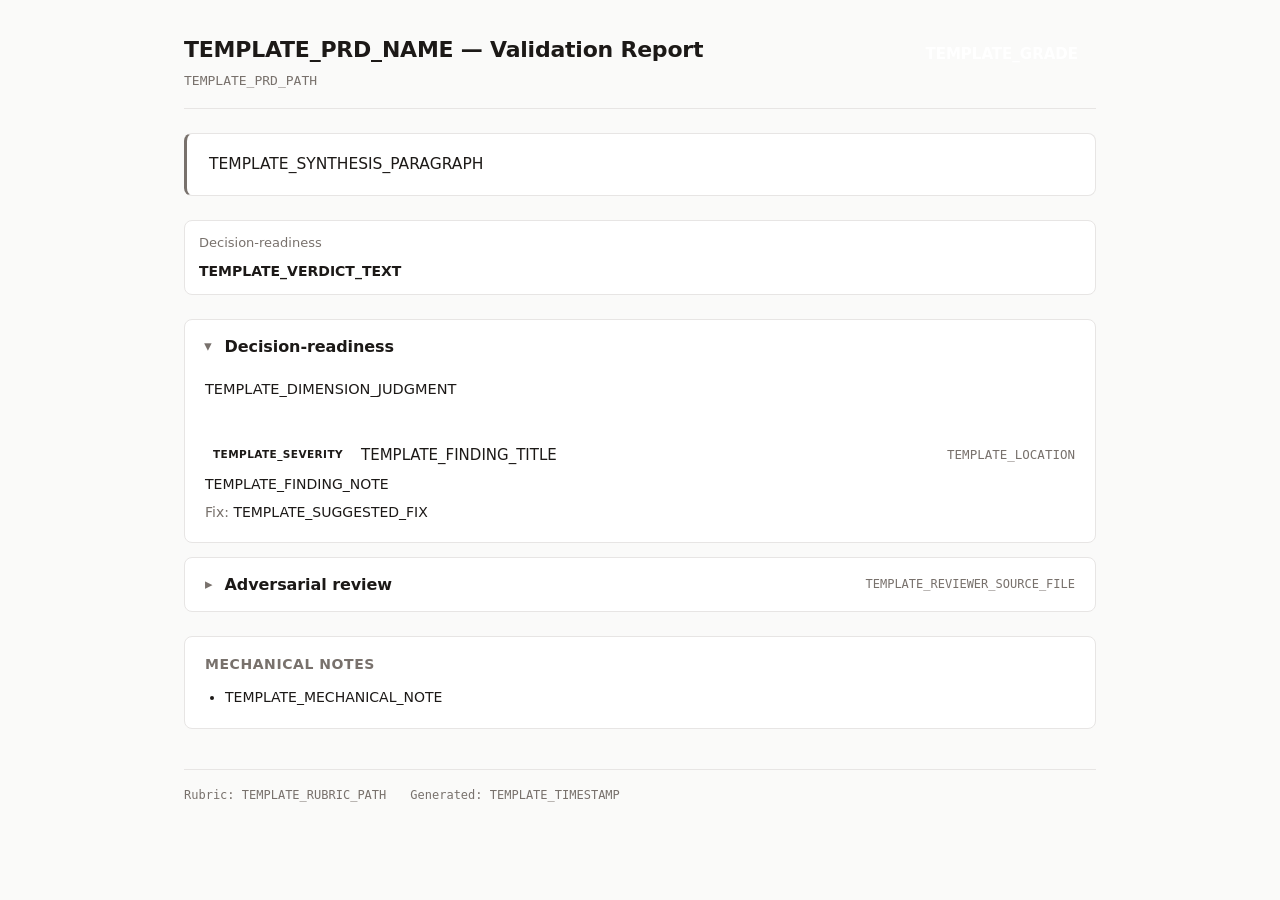
<file: .claude/skills/bmad-prd/assets/validation-report-template.html>
<!DOCTYPE html>
<!--
  PRD Validation Report — skeleton template.

  This file is a starter the synthesis pass fills in directly. There is no
  substitution engine. The LLM:
    1. Reads {doc_workspace}/review-rubric.md and every review-{slug}.md from
       additional reviewers.
    2. Copies this skeleton.
    3. Replaces the placeholder content (everything between TEMPLATE markers)
       with the consolidated review, preserving the structure and CSS.
    4. Writes the result to {doc_workspace}/validation-report.html.
    5. Writes a markdown twin to {doc_workspace}/validation-report.md.

  Visual rules the LLM must preserve:
    - The container width, the color tokens, the typography.
    - One dimension = one collapsible <section class="dimension">.
    - Verdict pill uses the verdict-* class matching its judgment.
    - Severity badge uses the sev-* class matching its level.
    - Each extra reviewer (adversarial, etc.) gets its own collapsible section
      below the rubric dimensions.
    - The footer always shows the artifact paths and timestamp.
-->
<html lang="en">
<head>
<meta charset="utf-8">
<title>PRD Validation: TEMPLATE_PRD_NAME</title>
<style>
  :root {
    --bg: #fafaf9;
    --surface: #ffffff;
    --border: #e7e5e4;
    --text: #1c1917;
    --muted: #78716c;

    --verdict-strong: #16a34a;
    --verdict-adequate: #65a30d;
    --verdict-thin: #d97706;
    --verdict-broken: #dc2626;

    --sev-low: #64748b;
    --sev-medium: #ca8a04;
    --sev-high: #ea580c;
    --sev-critical: #dc2626;

    --grade-exc: #16a34a;
    --grade-good: #65a30d;
    --grade-fair: #d97706;
    --grade-poor: #dc2626;
  }
  * { box-sizing: border-box; }
  html, body { margin: 0; padding: 0; }
  body {
    font-family: -apple-system, BlinkMacSystemFont, "Segoe UI", Inter, system-ui, sans-serif;
    background: var(--bg);
    color: var(--text);
    line-height: 1.6;
    font-size: 15px;
  }
  .container { max-width: 960px; margin: 0 auto; padding: 32px 24px 64px; }

  header.report-header {
    display: flex;
    align-items: flex-start;
    justify-content: space-between;
    gap: 24px;
    padding-bottom: 16px;
    border-bottom: 1px solid var(--border);
    margin-bottom: 24px;
  }
  .title h1 { margin: 0; font-size: 22px; font-weight: 600; letter-spacing: -0.01em; }
  .title .subtitle { color: var(--muted); font-size: 13px; margin-top: 4px; font-family: ui-monospace, "SF Mono", Menlo, monospace; }
  .grade {
    padding: 10px 18px;
    border-radius: 8px;
    font-weight: 600;
    color: white;
    font-size: 15px;
    white-space: nowrap;
  }
  .grade-excellent { background: var(--grade-exc); }
  .grade-good { background: var(--grade-good); }
  .grade-fair { background: var(--grade-fair); }
  .grade-poor { background: var(--grade-poor); }

  .synthesis {
    background: var(--surface);
    border: 1px solid var(--border);
    border-left: 3px solid var(--muted);
    border-radius: 8px;
    padding: 18px 22px;
    margin-bottom: 24px;
    font-size: 15.5px;
  }
  .synthesis p { margin: 0 0 10px; }
  .synthesis p:last-child { margin-bottom: 0; }

  .dimension-summary {
    display: grid;
    grid-template-columns: repeat(auto-fit, minmax(180px, 1fr));
    gap: 10px;
    margin-bottom: 24px;
  }
  .dim-card {
    background: var(--surface);
    border: 1px solid var(--border);
    border-radius: 8px;
    padding: 12px 14px;
  }
  .dim-card .dim-name { font-size: 13px; color: var(--muted); margin-bottom: 6px; }
  .dim-card .dim-verdict { font-size: 14px; font-weight: 600; }

  section.dimension, section.reviewer-section { margin-bottom: 14px; }
  section.dimension details, section.reviewer-section details {
    background: var(--surface);
    border: 1px solid var(--border);
    border-radius: 8px;
    overflow: hidden;
  }
  section summary {
    padding: 14px 20px;
    cursor: pointer;
    user-select: none;
    list-style: none;
    display: flex;
    align-items: center;
    gap: 12px;
  }
  section summary::-webkit-details-marker { display: none; }
  section summary::before {
    content: "▸";
    display: inline-block;
    color: var(--muted);
    transition: transform 0.15s ease;
  }
  section details[open] summary::before { transform: rotate(90deg); }
  section summary h2 {
    display: inline;
    margin: 0;
    font-size: 16px;
    font-weight: 600;
    letter-spacing: -0.005em;
    flex: 1;
  }
  .verdict-pill {
    font-size: 11px;
    padding: 3px 10px;
    border-radius: 999px;
    font-weight: 600;
    text-transform: uppercase;
    letter-spacing: 0.04em;
    color: white;
  }
  .verdict-strong { background: var(--verdict-strong); }
  .verdict-adequate { background: var(--verdict-adequate); }
  .verdict-thin { background: var(--verdict-thin); }
  .verdict-broken { background: var(--verdict-broken); }

  .dim-body { padding: 4px 20px 18px; }
  .dim-judgment { color: var(--text); font-size: 14.5px; }
  .dim-judgment p { margin: 0 0 10px; }

  .findings-list { padding: 0 20px 4px; }
  article.finding {
    padding: 14px 0;
    border-top: 1px solid var(--border);
  }
  article.finding:first-child { border-top: none; }
  article.finding header {
    display: flex;
    align-items: center;
    gap: 10px;
    flex-wrap: wrap;
    margin-bottom: 6px;
  }
  .badge {
    font-size: 10.5px;
    padding: 3px 8px;
    border-radius: 4px;
    font-weight: 600;
    text-transform: uppercase;
    letter-spacing: 0.04em;
    line-height: 1.4;
  }
  .badge-sev-low { background: rgba(100, 116, 139, 0.12); color: var(--sev-low); }
  .badge-sev-medium { background: rgba(202, 138, 4, 0.14); color: var(--sev-medium); }
  .badge-sev-high { background: rgba(234, 88, 12, 0.14); color: var(--sev-high); }
  .badge-sev-critical { background: rgba(220, 38, 38, 0.14); color: var(--sev-critical); }
  .finding-title { margin: 0; font-size: 15px; font-weight: 500; flex: 1; min-width: 200px; }
  .finding-location { font-family: ui-monospace, "SF Mono", Menlo, monospace; font-size: 12.5px; color: var(--muted); }
  .finding-note, .finding-fix { margin-top: 6px; font-size: 14px; }
  .finding-fix strong { color: var(--muted); font-weight: 500; }

  .reviewer-source {
    font-size: 12px;
    color: var(--muted);
    font-family: ui-monospace, "SF Mono", Menlo, monospace;
  }

  .mechanical {
    background: var(--surface);
    border: 1px solid var(--border);
    border-radius: 8px;
    padding: 16px 20px;
    margin-top: 24px;
    font-size: 14px;
  }
  .mechanical h3 { margin: 0 0 10px; font-size: 14px; font-weight: 600; color: var(--muted); text-transform: uppercase; letter-spacing: 0.04em; }
  .mechanical ul { margin: 0; padding-left: 20px; }
  .mechanical li { margin-bottom: 4px; color: var(--text); }

  footer.report-footer {
    margin-top: 40px;
    padding-top: 16px;
    border-top: 1px solid var(--border);
    font-size: 12px;
    color: var(--muted);
    font-family: ui-monospace, "SF Mono", Menlo, monospace;
  }
  footer .meta { display: flex; gap: 24px; flex-wrap: wrap; }
</style>
</head>
<body>
  <div class="container">

    <!-- TEMPLATE: header. Fill prd name, prd path, grade text & class. -->
    <header class="report-header">
      <div class="title">
        <h1>TEMPLATE_PRD_NAME — Validation Report</h1>
        <div class="subtitle">TEMPLATE_PRD_PATH</div>
      </div>
      <div class="grade TEMPLATE_GRADE_CLASS">TEMPLATE_GRADE</div>
    </header>

    <!-- TEMPLATE: overall synthesis paragraphs. Lift directly from
         review-rubric.md "Overall verdict" section; expand if extra reviewers
         materially shift the picture. Wrap each paragraph in <p>. -->
    <div class="synthesis">
      <p>TEMPLATE_SYNTHESIS_PARAGRAPH</p>
    </div>

    <!-- TEMPLATE: dimension summary cards. One per rubric dimension. The
         dim-verdict text uses one of: strong | adequate | thin | broken. -->
    <div class="dimension-summary">
      <div class="dim-card">
        <div class="dim-name">Decision-readiness</div>
        <div class="dim-verdict" style="color: var(--verdict-TEMPLATE_VERDICT)">TEMPLATE_VERDICT_TEXT</div>
      </div>
      <!-- repeat for each of the seven dimensions -->
    </div>

    <!-- TEMPLATE: one section per rubric dimension. Skip a dimension entirely
         if the rubric review marked it n/a for this PRD (e.g. downstream
         usability for a standalone PRD). Open the section by default if
         verdict is thin or broken. -->
    <section class="dimension">
      <details open>
        <summary>
          <h2>Decision-readiness</h2>
          <span class="verdict-pill verdict-TEMPLATE_VERDICT">TEMPLATE_VERDICT_TEXT</span>
        </summary>
        <div class="dim-body">
          <div class="dim-judgment">
            <p>TEMPLATE_DIMENSION_JUDGMENT</p>
          </div>
        </div>
        <div class="findings-list">
          <!-- TEMPLATE: zero or more findings -->
          <article class="finding">
            <header>
              <span class="badge badge-sev-TEMPLATE_SEVERITY">TEMPLATE_SEVERITY</span>
              <h3 class="finding-title">TEMPLATE_FINDING_TITLE</h3>
              <span class="finding-location">TEMPLATE_LOCATION</span>
            </header>
            <div class="finding-note">TEMPLATE_FINDING_NOTE</div>
            <div class="finding-fix"><strong>Fix:</strong> TEMPLATE_SUGGESTED_FIX</div>
          </article>
        </div>
      </details>
    </section>

    <!-- TEMPLATE: one section per extra reviewer that ran (adversarial, etc.).
         Skip this block entirely if only the rubric walker ran. -->
    <section class="reviewer-section">
      <details>
        <summary>
          <h2>Adversarial review</h2>
          <span class="reviewer-source">TEMPLATE_REVIEWER_SOURCE_FILE</span>
        </summary>
        <div class="dim-body">
          <div class="dim-judgment">
            <p>TEMPLATE_REVIEWER_PREAMBLE</p>
          </div>
        </div>
        <div class="findings-list">
          <article class="finding">
            <header>
              <span class="badge badge-sev-TEMPLATE_SEVERITY">TEMPLATE_SEVERITY</span>
              <h3 class="finding-title">TEMPLATE_FINDING_TITLE</h3>
              <span class="finding-location">TEMPLATE_LOCATION</span>
            </header>
            <div class="finding-note">TEMPLATE_FINDING_NOTE</div>
            <div class="finding-fix"><strong>Fix:</strong> TEMPLATE_SUGGESTED_FIX</div>
          </article>
        </div>
      </details>
    </section>

    <!-- TEMPLATE: mechanical notes — short, bulleted. Skip if there are none. -->
    <div class="mechanical">
      <h3>Mechanical notes</h3>
      <ul>
        <li>TEMPLATE_MECHANICAL_NOTE</li>
      </ul>
    </div>

    <footer class="report-footer">
      <div class="meta">
        <span>Rubric: TEMPLATE_RUBRIC_PATH</span>
        <span>Generated: TEMPLATE_TIMESTAMP</span>
      </div>
    </footer>
  </div>
</body>
</html>
</file>
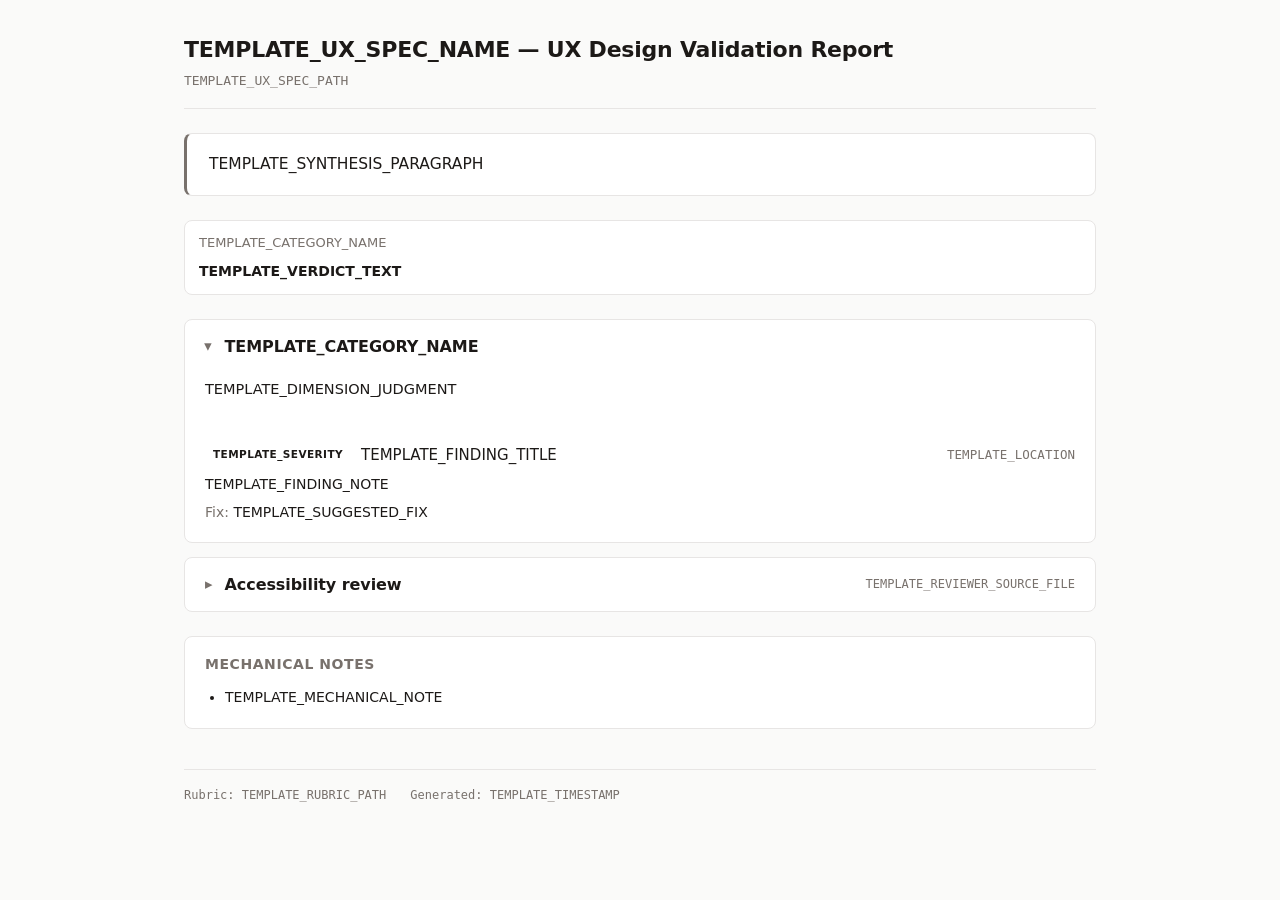
<file: .claude/skills/bmad-ux/assets/validation-report-template.html>
<!DOCTYPE html>
<!--
  UX Design Validation Report — skeleton template.

  This file is a starter the synthesis pass fills in directly. There is no
  substitution engine. The LLM:
    1. Reads {doc_workspace}/review-rubric.md and every review-{slug}.md from
       additional reviewers.
    2. Copies this skeleton.
    3. Replaces the placeholder content (everything between TEMPLATE markers)
       with the consolidated review, preserving the structure and CSS.
    4. Writes the result to {doc_workspace}/validation-report.html.
    5. Writes a markdown twin to {doc_workspace}/validation-report.md.

  Visual rules the LLM must preserve:
    - The container width, the color tokens, the typography.
    - One dimension = one collapsible <section class="dimension">.
    - Verdict pill uses the verdict-* class matching its judgment.
    - Severity badge uses the badge-sev-* class matching its level.
    - Each extra reviewer (accessibility, adversarial, etc.) gets its own
      collapsible section below the rubric dimensions.
    - The footer always shows the artifact paths and timestamp.
-->
<html lang="en">
<head>
<meta charset="utf-8">
<title>UX Design Validation: TEMPLATE_UX_SPEC_NAME</title>
<style>
  :root {
    --bg: #fafaf9;
    --surface: #ffffff;
    --border: #e7e5e4;
    --text: #1c1917;
    --muted: #78716c;

    --verdict-strong: #16a34a;
    --verdict-adequate: #65a30d;
    --verdict-thin: #d97706;
    --verdict-broken: #dc2626;

    --sev-low: #64748b;
    --sev-medium: #ca8a04;
    --sev-high: #ea580c;
    --sev-critical: #dc2626;
  }
  * { box-sizing: border-box; }
  html, body { margin: 0; padding: 0; }
  body {
    font-family: -apple-system, BlinkMacSystemFont, "Segoe UI", Inter, system-ui, sans-serif;
    background: var(--bg);
    color: var(--text);
    line-height: 1.6;
    font-size: 15px;
  }
  .container { max-width: 960px; margin: 0 auto; padding: 32px 24px 64px; }

  header.report-header {
    display: flex;
    align-items: flex-start;
    justify-content: space-between;
    gap: 24px;
    padding-bottom: 16px;
    border-bottom: 1px solid var(--border);
    margin-bottom: 24px;
  }
  .title h1 { margin: 0; font-size: 22px; font-weight: 600; letter-spacing: -0.01em; }
  .title .subtitle { color: var(--muted); font-size: 13px; margin-top: 4px; font-family: ui-monospace, "SF Mono", Menlo, monospace; }

  .synthesis {
    background: var(--surface);
    border: 1px solid var(--border);
    border-left: 3px solid var(--muted);
    border-radius: 8px;
    padding: 18px 22px;
    margin-bottom: 24px;
    font-size: 15.5px;
  }
  .synthesis p { margin: 0 0 10px; }
  .synthesis p:last-child { margin-bottom: 0; }

  .dimension-summary {
    display: grid;
    grid-template-columns: repeat(auto-fit, minmax(180px, 1fr));
    gap: 10px;
    margin-bottom: 24px;
  }
  .dim-card {
    background: var(--surface);
    border: 1px solid var(--border);
    border-radius: 8px;
    padding: 12px 14px;
  }
  .dim-card .dim-name { font-size: 13px; color: var(--muted); margin-bottom: 6px; }
  .dim-card .dim-verdict { font-size: 14px; font-weight: 600; }

  section.dimension, section.reviewer-section { margin-bottom: 14px; }
  section.dimension details, section.reviewer-section details {
    background: var(--surface);
    border: 1px solid var(--border);
    border-radius: 8px;
    overflow: hidden;
  }
  section summary {
    padding: 14px 20px;
    cursor: pointer;
    user-select: none;
    list-style: none;
    display: flex;
    align-items: center;
    gap: 12px;
  }
  section summary::-webkit-details-marker { display: none; }
  section summary::before {
    content: "▸";
    display: inline-block;
    color: var(--muted);
    transition: transform 0.15s ease;
  }
  section details[open] summary::before { transform: rotate(90deg); }
  section summary h2 {
    display: inline;
    margin: 0;
    font-size: 16px;
    font-weight: 600;
    letter-spacing: -0.005em;
    flex: 1;
  }
  .verdict-pill {
    font-size: 11px;
    padding: 3px 10px;
    border-radius: 999px;
    font-weight: 600;
    text-transform: uppercase;
    letter-spacing: 0.04em;
    color: white;
  }
  .verdict-strong { background: var(--verdict-strong); }
  .verdict-adequate { background: var(--verdict-adequate); }
  .verdict-thin { background: var(--verdict-thin); }
  .verdict-broken { background: var(--verdict-broken); }

  .dim-body { padding: 4px 20px 18px; }
  .dim-judgment { color: var(--text); font-size: 14.5px; }
  .dim-judgment p { margin: 0 0 10px; }

  .findings-list { padding: 0 20px 4px; }
  article.finding {
    padding: 14px 0;
    border-top: 1px solid var(--border);
  }
  article.finding:first-child { border-top: none; }
  article.finding header {
    display: flex;
    align-items: center;
    gap: 10px;
    flex-wrap: wrap;
    margin-bottom: 6px;
  }
  .badge {
    font-size: 10.5px;
    padding: 3px 8px;
    border-radius: 4px;
    font-weight: 600;
    text-transform: uppercase;
    letter-spacing: 0.04em;
    line-height: 1.4;
  }
  .badge-sev-low { background: rgba(100, 116, 139, 0.12); color: var(--sev-low); }
  .badge-sev-medium { background: rgba(202, 138, 4, 0.14); color: var(--sev-medium); }
  .badge-sev-high { background: rgba(234, 88, 12, 0.14); color: var(--sev-high); }
  .badge-sev-critical { background: rgba(220, 38, 38, 0.14); color: var(--sev-critical); }
  .finding-title { margin: 0; font-size: 15px; font-weight: 500; flex: 1; min-width: 200px; }
  .finding-location { font-family: ui-monospace, "SF Mono", Menlo, monospace; font-size: 12.5px; color: var(--muted); }
  .finding-note, .finding-fix { margin-top: 6px; font-size: 14px; }
  .finding-fix strong { color: var(--muted); font-weight: 500; }

  .reviewer-source {
    font-size: 12px;
    color: var(--muted);
    font-family: ui-monospace, "SF Mono", Menlo, monospace;
  }

  .mechanical {
    background: var(--surface);
    border: 1px solid var(--border);
    border-radius: 8px;
    padding: 16px 20px;
    margin-top: 24px;
    font-size: 14px;
  }
  .mechanical h3 { margin: 0 0 10px; font-size: 14px; font-weight: 600; color: var(--muted); text-transform: uppercase; letter-spacing: 0.04em; }
  .mechanical ul { margin: 0; padding-left: 20px; }
  .mechanical li { margin-bottom: 4px; color: var(--text); }

  footer.report-footer {
    margin-top: 40px;
    padding-top: 16px;
    border-top: 1px solid var(--border);
    font-size: 12px;
    color: var(--muted);
    font-family: ui-monospace, "SF Mono", Menlo, monospace;
  }
  footer .meta { display: flex; gap: 24px; flex-wrap: wrap; }
</style>
</head>
<body>
  <div class="container">

    <!-- TEMPLATE: header. Fill ux spec name and ux spec path. No overall grade —
         per-category verdicts and severity counts below carry the picture. -->
    <header class="report-header">
      <div class="title">
        <h1>TEMPLATE_UX_SPEC_NAME — UX Design Validation Report</h1>
        <div class="subtitle">TEMPLATE_UX_SPEC_PATH</div>
      </div>
    </header>

    <!-- TEMPLATE: overall synthesis paragraphs. Lift directly from
         review-rubric.md "Overall verdict" section; expand if extra reviewers
         (accessibility, adversarial, etc.) materially shift the picture.
         Wrap each paragraph in <p>. -->
    <div class="synthesis">
      <p>TEMPLATE_SYNTHESIS_PARAGRAPH</p>
    </div>

    <!-- TEMPLATE: dimension summary cards. One per rubric category, in this
         canonical order (from references/validate.md):
           1. Flow coverage
           2. Token completeness
           3. Component coverage
           4. State coverage
           5. Visual reference coverage
           6. Bloat & overspecification
           7. Inheritance discipline
           8. Shape fit
         The dim-verdict text uses one of: strong | adequate | thin | broken. -->
    <div class="dimension-summary">
      <div class="dim-card">
        <div class="dim-name">TEMPLATE_CATEGORY_NAME</div>
        <div class="dim-verdict" style="color: var(--verdict-TEMPLATE_VERDICT)">TEMPLATE_VERDICT_TEXT</div>
      </div>
      <!-- repeat for each of the eight rubric categories -->
    </div>

    <!-- TEMPLATE: one section per rubric category, same canonical order as the
         summary cards above. Skip a category entirely if the rubric review
         marked it n/a for this UX spec. Open the section by default if verdict
         is thin or broken. -->
    <section class="dimension">
      <details open>
        <summary>
          <h2>TEMPLATE_CATEGORY_NAME</h2>
          <span class="verdict-pill verdict-TEMPLATE_VERDICT">TEMPLATE_VERDICT_TEXT</span>
        </summary>
        <div class="dim-body">
          <div class="dim-judgment">
            <p>TEMPLATE_DIMENSION_JUDGMENT</p>
          </div>
        </div>
        <div class="findings-list">
          <!-- TEMPLATE: zero or more findings -->
          <article class="finding">
            <header>
              <span class="badge badge-sev-TEMPLATE_SEVERITY">TEMPLATE_SEVERITY</span>
              <h3 class="finding-title">TEMPLATE_FINDING_TITLE</h3>
              <span class="finding-location">TEMPLATE_LOCATION</span>
            </header>
            <div class="finding-note">TEMPLATE_FINDING_NOTE</div>
            <div class="finding-fix"><strong>Fix:</strong> TEMPLATE_SUGGESTED_FIX</div>
          </article>
        </div>
      </details>
    </section>

    <!-- TEMPLATE: one section per extra reviewer that ran (accessibility,
         adversarial, brand-conformance, etc.). Skip this block entirely if
         only the rubric walker ran. -->
    <section class="reviewer-section">
      <details>
        <summary>
          <h2>Accessibility review</h2>
          <span class="reviewer-source">TEMPLATE_REVIEWER_SOURCE_FILE</span>
        </summary>
        <div class="dim-body">
          <div class="dim-judgment">
            <p>TEMPLATE_REVIEWER_PREAMBLE</p>
          </div>
        </div>
        <div class="findings-list">
          <article class="finding">
            <header>
              <span class="badge badge-sev-TEMPLATE_SEVERITY">TEMPLATE_SEVERITY</span>
              <h3 class="finding-title">TEMPLATE_FINDING_TITLE</h3>
              <span class="finding-location">TEMPLATE_LOCATION</span>
            </header>
            <div class="finding-note">TEMPLATE_FINDING_NOTE</div>
            <div class="finding-fix"><strong>Fix:</strong> TEMPLATE_SUGGESTED_FIX</div>
          </article>
        </div>
      </details>
    </section>

    <!-- TEMPLATE: mechanical notes — short, bulleted. Skip if there are none. -->
    <div class="mechanical">
      <h3>Mechanical notes</h3>
      <ul>
        <li>TEMPLATE_MECHANICAL_NOTE</li>
      </ul>
    </div>

    <footer class="report-footer">
      <div class="meta">
        <span>Rubric: TEMPLATE_RUBRIC_PATH</span>
        <span>Generated: TEMPLATE_TIMESTAMP</span>
      </div>
    </footer>
  </div>
</body>
</html>
</file>
